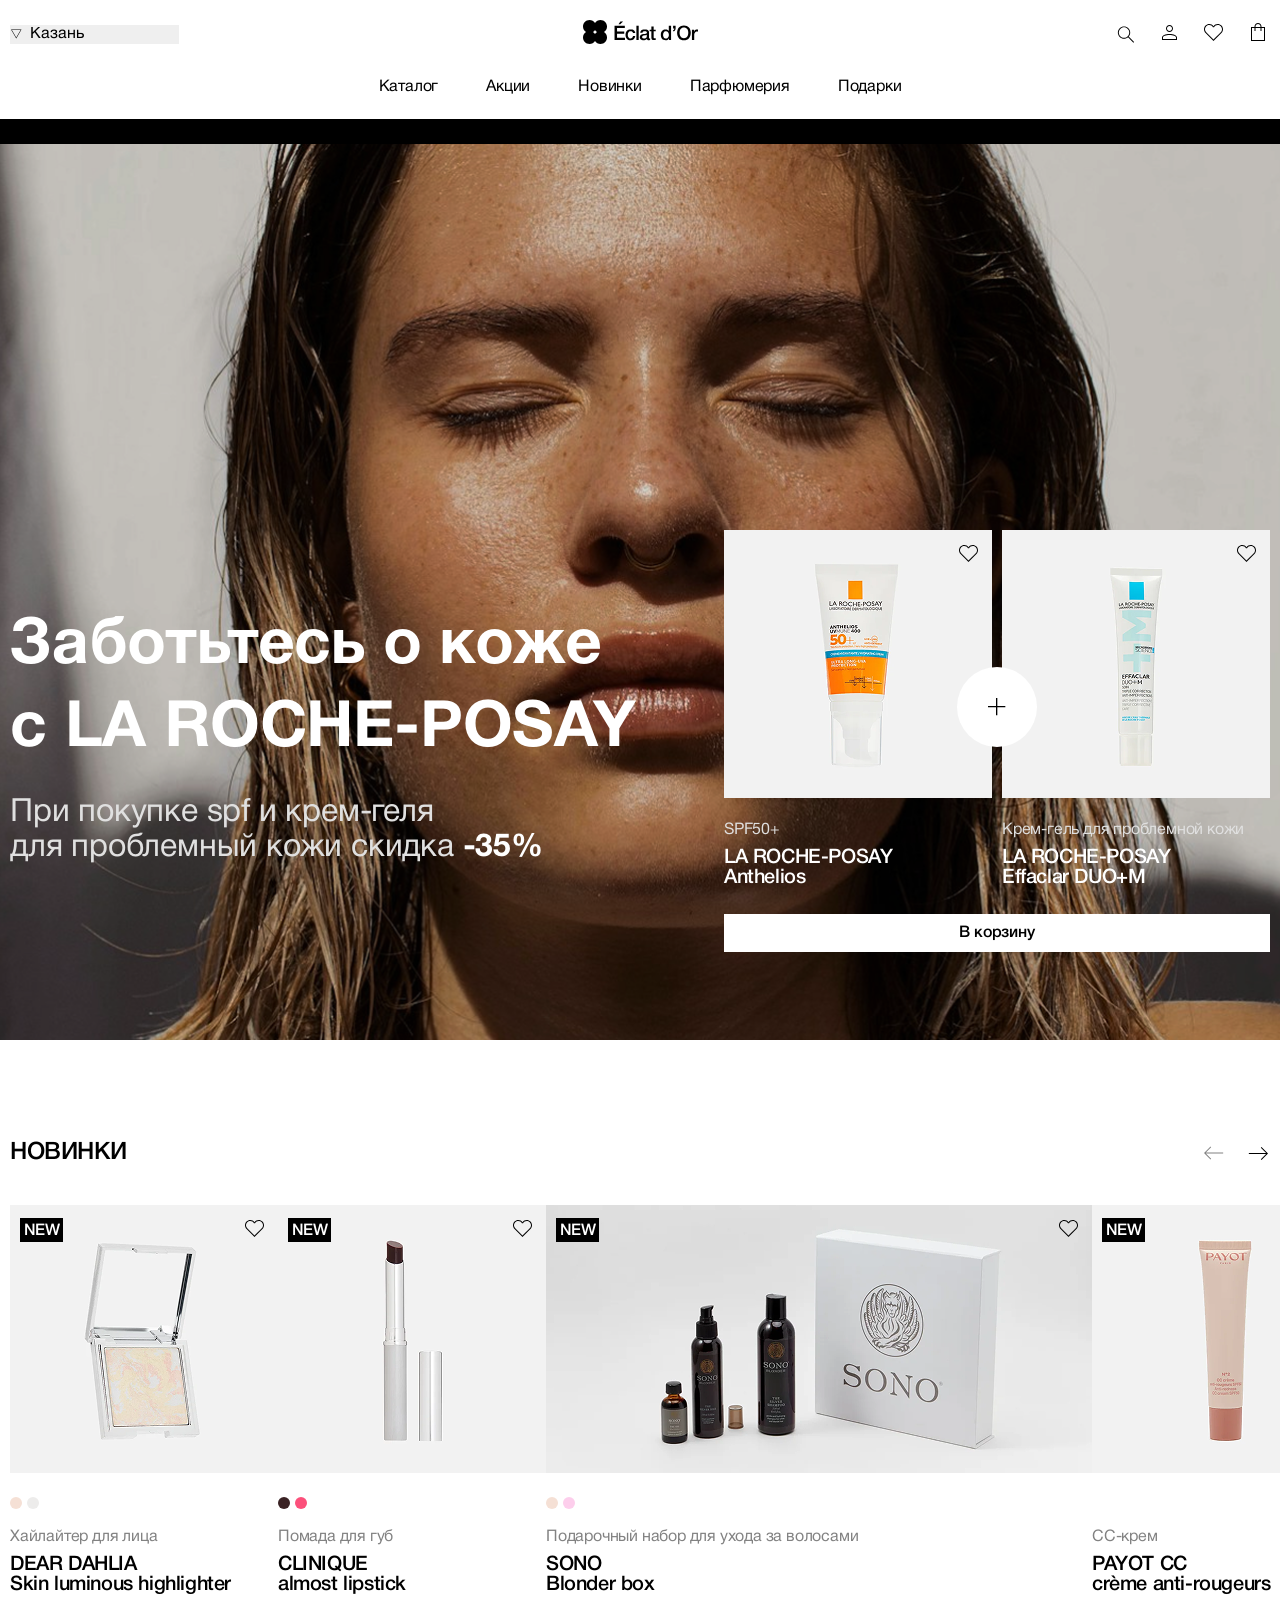
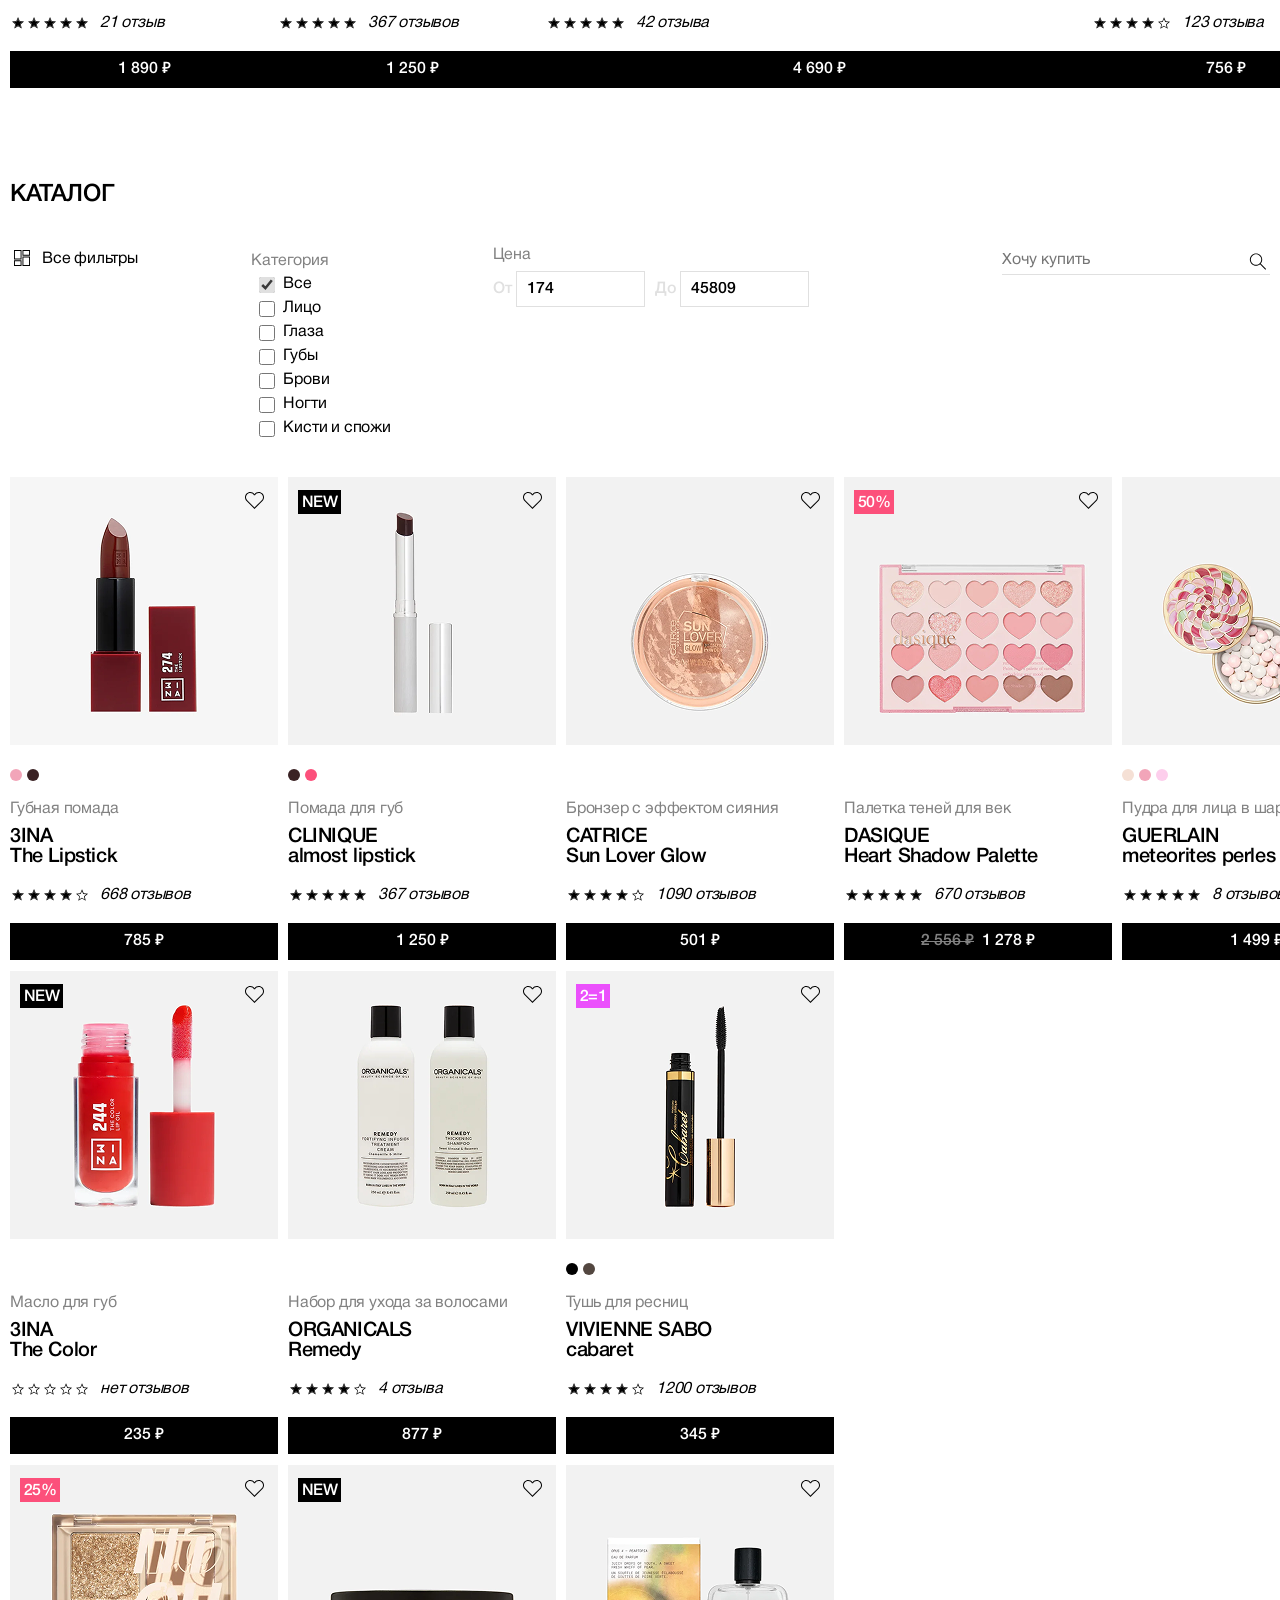
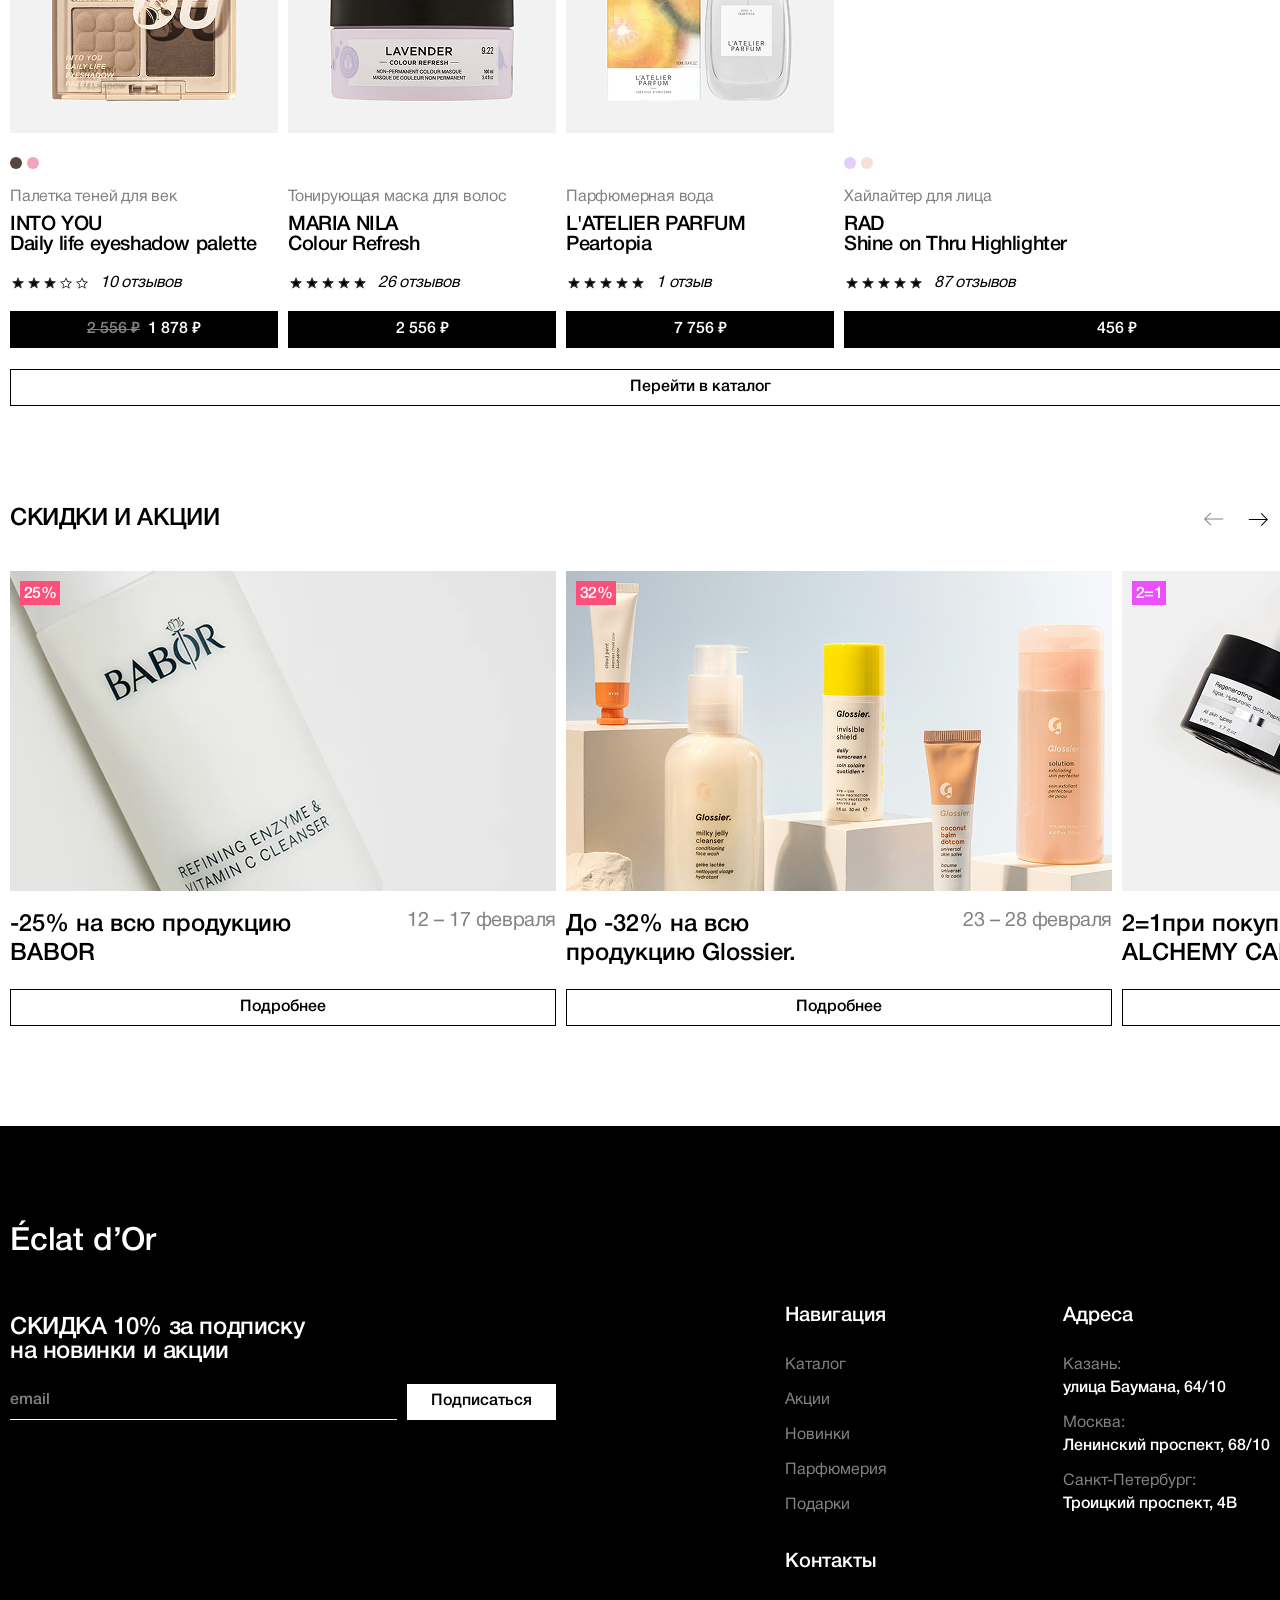
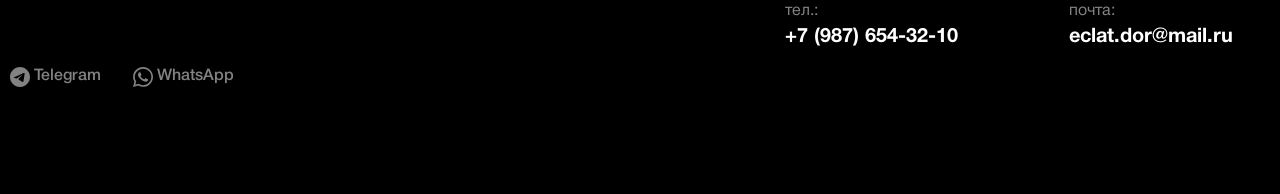
<file: index.html>
<!DOCTYPE html>
<html lang="ru">
<head>
    <meta charset="UTF-8">
    <meta name="viewport" content="width=device-width, initial-scale=1.0">
    <title>Éclat d'Or</title>

    <link rel="stylesheet" href="assets/css/style.css">
    <link rel="shortcut icon" href="assets/media/logotype/favicon.svg" type="image/x-icon">
</head>
<body>
    <!-- header start -->
    <header>
        <div class="header__top container-1400">
            <div class="city-selector">
                <svg width="12" height="12" viewBox="0 0 12 12" fill="none" xmlns="http://www.w3.org/2000/svg">
                    <path d="M11.5 1.49997L6.25 10.595L1 1.49997L11.5 1.49997ZM1.865 1.99997L6.25 9.59497L10.635 1.99997L1.865 1.99997Z" fill="black"/>
                </svg>       
                <select name="city" id="city">
                    <option value="kazan">Казань</option>
                    <option value="moscow">Москва</option>
                    <option value="spb">Санкт-Петербург</option>
                </select>
            </div>

            <a href="index.html" class="logo">
                <img src="assets/media/logotype/logotype.svg" alt="Éclat d'Or">
            </a>

            <div class="header-actions">
                <div class="search">
                    <input type="search" placeholder="Хочу купить">
                    <svg width="24" height="24" viewBox="0 0 24 24" fill="none" xmlns="http://www.w3.org/2000/svg">
                        <path d="M9.5 4C11.2239 4 12.8772 4.68482 14.0962 5.90381C15.3152 7.12279 16 8.77609 16 10.5C16 12.12 15.41 13.6 14.43 14.73L20.08 20.38L19.37 21.09L13.72 15.44C12.5452 16.4481 11.048 17.0016 9.5 17C7.77609 17 6.12279 16.3152 4.90381 15.0962C3.68482 13.8772 3 12.2239 3 10.5C3 8.77609 3.68482 7.12279 4.90381 5.90381C6.12279 4.68482 7.77609 4 9.5 4ZM9.5 5C8.04131 5 6.64236 5.57946 5.61091 6.61091C4.57946 7.64236 4 9.04131 4 10.5C4 11.9587 4.57946 13.3576 5.61091 14.3891C6.64236 15.4205 8.04131 16 9.5 16C10.2223 16 10.9375 15.8577 11.6048 15.5813C12.272 15.3049 12.8784 14.8998 13.3891 14.3891C13.8998 13.8784 14.3049 13.272 14.5813 12.6048C14.8577 11.9375 15 11.2223 15 10.5C15 9.77773 14.8577 9.06253 14.5813 8.39524C14.3049 7.72795 13.8998 7.12164 13.3891 6.61091C12.8784 6.10019 12.272 5.69506 11.6048 5.41866C10.9375 5.14226 10.2223 5 9.5 5Z" fill="black"/>                  
                    </svg>                    
                </div>
                <div class="user-actions">
                    <a href="pages/personal_account.html" class="account">
                        <img src="assets/media/icons/account.svg" alt="Личный кабинет">
                    </a>
                    <a href="/favorites" class="favorites">
                        <img src="assets/media/icons/heart.svg" alt="Избранное">
                    </a>
                    <a href="/cart" class="cart">
                        <img src="assets/media/icons/shopping-bag.svg" alt="Корзина">
                    </a>
                </div>
            </div>
        </div>
        <div class="header__menu container-1400">
            <ul class="menu__list">
                <li><a href="pages/catalog.html">Каталог</a></li>
                <li><a href="#sales">Акции</a></li>
                <li><a href="#new">Новинки</a></li>
                <li><a href="#">Парфюмерия</a></li>
                <li><a href="#">Подарки</a></li>
            </ul>
        </div>
    </header>
    <nav>
        <!-- <div class="navigation container-1400">
            <ul>
                <li><a href="#"></a></li>
                <li>/</li>
            </ul>
        </div> -->
    </nav>
    <!-- header end -->

    <!-- hero start -->
    <div class="hero">
        <div class="hero__content container-1400">
            <div class="hero__title">
                <h1>Заботьтесь о коже <br> с <span class="uppercase">La Roche-Posay</span></h1>
                <p class="hero__description">При покупке spf и крем-геля <br>для проблемный кожи скидка <span class="bold">-35%</span></p>
            </div>
            <div class="hero__sales">
                <div class="hero__products">
                    <!-- product -->
                    <div class="hero__products-card">
                        <button class="favourites btn">
                            <svg width="24" height="24" viewBox="0 0 24 24" fill="none" xmlns="http://www.w3.org/2000/svg">
                                <path d="M4.24 12.25C3.84461 11.8572 3.53134 11.3897 3.31845 10.8747C3.10556 10.3596 2.99731 9.80733 3 9.25002C3 8.12285 3.44777 7.04184 4.2448 6.24481C5.04183 5.44778 6.12283 5.00002 7.25 5.00002C8.83 5.00002 10.21 5.86002 10.94 7.14002H12.06C12.4311 6.48908 12.9681 5.94811 13.6163 5.57219C14.2645 5.19628 15.0007 4.99886 15.75 5.00002C16.8772 5.00002 17.9582 5.44778 18.7552 6.24481C19.5522 7.04184 20 8.12285 20 9.25002C20 10.42 19.5 11.5 18.76 12.25L11.5 19.5L4.24 12.25ZM19.46 12.96C20.41 12 21 10.7 21 9.25002C21 7.85763 20.4469 6.52227 19.4623 5.53771C18.4777 4.55314 17.1424 4.00002 15.75 4.00002C14 4.00002 12.45 4.85002 11.5 6.17002C11.0151 5.49652 10.3766 4.94834 9.63748 4.57095C8.89835 4.19356 8.0799 3.99784 7.25 4.00002C5.85761 4.00002 4.52226 4.55314 3.53769 5.53771C2.55312 6.52227 2 7.85763 2 9.25002C2 10.7 2.59 12 3.54 12.96L11.5 20.92L19.46 12.96Z" fill="black"/>
                                <path d="M4.24 12.25C3.84461 11.8572 3.53134 11.3897 3.31845 10.8747C3.10556 10.3596 2.99731 9.80733 3 9.25002C3 8.12285 3.44777 7.04184 4.2448 6.24481C5.04183 5.44778 6.12283 5.00002 7.25 5.00002C8.83 5.00002 10.21 5.86002 10.94 7.14002H12.06C12.4311 6.48908 12.9681 5.94811 13.6163 5.57219C14.2645 5.19628 15.0007 4.99886 15.75 5.00002C16.8772 5.00002 17.9582 5.44778 18.7552 6.24481C19.5522 7.04184 20 8.12285 20 9.25002C20 10.42 19.5 11.5 18.76 12.25L11.5 19.5L4.24 12.25Z" fill="black" fill-opacity="0"/>
                            </svg>                                         
                        </button>
                        <img src="assets/media/images/hero/hero-product-1.png" alt="product">
                        <p class="category">SPF50+</p>
                        <h2><span class="uppercase">La Roche-Posay</span><br> Anthelios</h2>
                    </div>
                    <!-- product -->
                    <div class="hero__products-card">
                        <button class="favourites btn">
                            <svg width="24" height="24" viewBox="0 0 24 24" fill="none" xmlns="http://www.w3.org/2000/svg">
                                <path d="M4.24 12.25C3.84461 11.8572 3.53134 11.3897 3.31845 10.8747C3.10556 10.3596 2.99731 9.80733 3 9.25002C3 8.12285 3.44777 7.04184 4.2448 6.24481C5.04183 5.44778 6.12283 5.00002 7.25 5.00002C8.83 5.00002 10.21 5.86002 10.94 7.14002H12.06C12.4311 6.48908 12.9681 5.94811 13.6163 5.57219C14.2645 5.19628 15.0007 4.99886 15.75 5.00002C16.8772 5.00002 17.9582 5.44778 18.7552 6.24481C19.5522 7.04184 20 8.12285 20 9.25002C20 10.42 19.5 11.5 18.76 12.25L11.5 19.5L4.24 12.25ZM19.46 12.96C20.41 12 21 10.7 21 9.25002C21 7.85763 20.4469 6.52227 19.4623 5.53771C18.4777 4.55314 17.1424 4.00002 15.75 4.00002C14 4.00002 12.45 4.85002 11.5 6.17002C11.0151 5.49652 10.3766 4.94834 9.63748 4.57095C8.89835 4.19356 8.0799 3.99784 7.25 4.00002C5.85761 4.00002 4.52226 4.55314 3.53769 5.53771C2.55312 6.52227 2 7.85763 2 9.25002C2 10.7 2.59 12 3.54 12.96L11.5 20.92L19.46 12.96Z" fill="black"/>
                                <path d="M4.24 12.25C3.84461 11.8572 3.53134 11.3897 3.31845 10.8747C3.10556 10.3596 2.99731 9.80733 3 9.25002C3 8.12285 3.44777 7.04184 4.2448 6.24481C5.04183 5.44778 6.12283 5.00002 7.25 5.00002C8.83 5.00002 10.21 5.86002 10.94 7.14002H12.06C12.4311 6.48908 12.9681 5.94811 13.6163 5.57219C14.2645 5.19628 15.0007 4.99886 15.75 5.00002C16.8772 5.00002 17.9582 5.44778 18.7552 6.24481C19.5522 7.04184 20 8.12285 20 9.25002C20 10.42 19.5 11.5 18.76 12.25L11.5 19.5L4.24 12.25Z" fill="black" fill-opacity="0"/>
                            </svg>                                          
                        </button>
                        <img src="assets/media/images/hero/hero-product-2.png" alt="product">
                        <p class="category">Крем-гель для проблемной кожи</p>
                        <h2><span class="uppercase">La Roche-Posay</span><br>
                            Effaclar DUO+M</h2>
                    </div>
                </div>
                <button class="into-a-basket btn">В корзину</button>

                <div class="unification">
                    <svg width="32" height="32" viewBox="0 0 32 32" fill="none" xmlns="http://www.w3.org/2000/svg">
                        <path d="M7 16.3333V15H15V7H16.3333V15H24.3333V16.3333H16.3333V24.3333H15V16.3333H7Z" fill="black"/>
                    </svg>         
                </div>
            </div>
        </div>
    </div>
    <!-- hero end -->

    <!-- new start -->
    <div class="new container-1400 my-100">
        <div class="new__title">
            <h3>новинки</h3>
            <div class="pagination">
                <svg width="24" height="25" viewBox="0 0 24 25" fill="none" xmlns="http://www.w3.org/2000/svg">
                    <path d="M21.16 13.5H3.91L9.16 18.75L8.5 19.5L2 13L8.5 6.5L9.16 7.25L3.91 12.5H21.16V13.5Z" fill="#828282"/>
                 </svg>         
                <svg width="24" height="24" viewBox="0 0 24 24" fill="none" xmlns="http://www.w3.org/2000/svg">
                    <path d="M2.84 13H20.09L14.84 18.25L15.5 19L22 12.5L15.5 6L14.84 6.75L20.09 12H2.84V13Z" fill="black"/>
                </svg> 
            </div>
        </div>
        <div class="new__products">
            <!-- product -->
            <div class="new__products-card">
                <div class="products-card-top">
                    <div class="label">
                        <p>new</p>
                    </div>
                    <button class="favourites-product btn">
                        <svg width="24" height="24" viewBox="0 0 24 24" fill="none" xmlns="http://www.w3.org/2000/svg">
                            <path d="M4.24 12.25C3.84461 11.8572 3.53134 11.3897 3.31845 10.8747C3.10556 10.3596 2.99731 9.80733 3 9.25002C3 8.12285 3.44777 7.04184 4.2448 6.24481C5.04183 5.44778 6.12283 5.00002 7.25 5.00002C8.83 5.00002 10.21 5.86002 10.94 7.14002H12.06C12.4311 6.48908 12.9681 5.94811 13.6163 5.57219C14.2645 5.19628 15.0007 4.99886 15.75 5.00002C16.8772 5.00002 17.9582 5.44778 18.7552 6.24481C19.5522 7.04184 20 8.12285 20 9.25002C20 10.42 19.5 11.5 18.76 12.25L11.5 19.5L4.24 12.25ZM19.46 12.96C20.41 12 21 10.7 21 9.25002C21 7.85763 20.4469 6.52227 19.4623 5.53771C18.4777 4.55314 17.1424 4.00002 15.75 4.00002C14 4.00002 12.45 4.85002 11.5 6.17002C11.0151 5.49652 10.3766 4.94834 9.63748 4.57095C8.89835 4.19356 8.0799 3.99784 7.25 4.00002C5.85761 4.00002 4.52226 4.55314 3.53769 5.53771C2.55312 6.52227 2 7.85763 2 9.25002C2 10.7 2.59 12 3.54 12.96L11.5 20.92L19.46 12.96Z" fill="black"/>
                            <path d="M4.24 12.25C3.84461 11.8572 3.53134 11.3897 3.31845 10.8747C3.10556 10.3596 2.99731 9.80733 3 9.25002C3 8.12285 3.44777 7.04184 4.2448 6.24481C5.04183 5.44778 6.12283 5.00002 7.25 5.00002C8.83 5.00002 10.21 5.86002 10.94 7.14002H12.06C12.4311 6.48908 12.9681 5.94811 13.6163 5.57219C14.2645 5.19628 15.0007 4.99886 15.75 5.00002C16.8772 5.00002 17.9582 5.44778 18.7552 6.24481C19.5522 7.04184 20 8.12285 20 9.25002C20 10.42 19.5 11.5 18.76 12.25L11.5 19.5L4.24 12.25Z" fill="black" fill-opacity="0"/>
                        </svg>              
                    </button>
                </div>
                <img src="assets/media/images/new/new-product-01.png" alt="product">
                <div class="products-filter-color">
                    <div class="color" style="--filter-color: rgba(245, 224, 213, 1);"></div>
                    <div class="color" style="--filter-color: rgba(237, 236, 235, 1);"></div>
                </div>
                <p class="category">Хайлайтер для лица</p>
                <h2><span class="uppercase">DEAR DAHLIA</span><br> Skin luminous highlighter</h2>
                <div class="product-reviews">
                    <div class="product-reviews-stars">
                        <img src="assets/media/icons/star.svg" alt="start">
                        <img src="assets/media/icons/star.svg" alt="start">
                        <img src="assets/media/icons/star.svg" alt="start">
                        <img src="assets/media/icons/star.svg" alt="start">
                        <img src="assets/media/icons/star.svg" alt="start">
                    </div>
                    <p>21 отзыв</p>
                </div>
                <button class="buy btn">1 890 ₽</button>
            </div>
            <!-- product -->
            <div class="new__products-card">
                <div class="products-card-top">
                    <div class="label">
                        <p>new</p>
                    </div>
                    <button class="favourites-product btn">
                        <svg width="24" height="24" viewBox="0 0 24 24" fill="none" xmlns="http://www.w3.org/2000/svg">
                            <path d="M4.24 12.25C3.84461 11.8572 3.53134 11.3897 3.31845 10.8747C3.10556 10.3596 2.99731 9.80733 3 9.25002C3 8.12285 3.44777 7.04184 4.2448 6.24481C5.04183 5.44778 6.12283 5.00002 7.25 5.00002C8.83 5.00002 10.21 5.86002 10.94 7.14002H12.06C12.4311 6.48908 12.9681 5.94811 13.6163 5.57219C14.2645 5.19628 15.0007 4.99886 15.75 5.00002C16.8772 5.00002 17.9582 5.44778 18.7552 6.24481C19.5522 7.04184 20 8.12285 20 9.25002C20 10.42 19.5 11.5 18.76 12.25L11.5 19.5L4.24 12.25ZM19.46 12.96C20.41 12 21 10.7 21 9.25002C21 7.85763 20.4469 6.52227 19.4623 5.53771C18.4777 4.55314 17.1424 4.00002 15.75 4.00002C14 4.00002 12.45 4.85002 11.5 6.17002C11.0151 5.49652 10.3766 4.94834 9.63748 4.57095C8.89835 4.19356 8.0799 3.99784 7.25 4.00002C5.85761 4.00002 4.52226 4.55314 3.53769 5.53771C2.55312 6.52227 2 7.85763 2 9.25002C2 10.7 2.59 12 3.54 12.96L11.5 20.92L19.46 12.96Z" fill="black"/>
                            <path d="M4.24 12.25C3.84461 11.8572 3.53134 11.3897 3.31845 10.8747C3.10556 10.3596 2.99731 9.80733 3 9.25002C3 8.12285 3.44777 7.04184 4.2448 6.24481C5.04183 5.44778 6.12283 5.00002 7.25 5.00002C8.83 5.00002 10.21 5.86002 10.94 7.14002H12.06C12.4311 6.48908 12.9681 5.94811 13.6163 5.57219C14.2645 5.19628 15.0007 4.99886 15.75 5.00002C16.8772 5.00002 17.9582 5.44778 18.7552 6.24481C19.5522 7.04184 20 8.12285 20 9.25002C20 10.42 19.5 11.5 18.76 12.25L11.5 19.5L4.24 12.25Z" fill="black" fill-opacity="0"/>
                        </svg>              
                    </button>
                </div>
                <img src="assets/media/images/new/new-product-02.png" alt="product">
                <div class="products-filter-color">
                    <div class="color" style="--filter-color: rgba(58, 34, 36, 1);"></div>
                    <div class="color" style="--filter-color: rgba(252, 80, 123, 1);"></div>
                </div>
                <p class="category">Помада для губ</p>
                <h2><span class="uppercase">Clinique </span><br>almost lipstick</h2>
                <div class="product-reviews">
                    <div class="product-reviews-stars">
                        <img src="assets/media/icons/star.svg" alt="start">
                        <img src="assets/media/icons/star.svg" alt="start">
                        <img src="assets/media/icons/star.svg" alt="start">
                        <img src="assets/media/icons/star.svg" alt="start">
                        <img src="assets/media/icons/star.svg" alt="start">
                    </div>
                    <p>367 отзывов</p>
                </div>
                <button class="buy btn">1 250 ₽</button>
            </div>
            <!-- product -->
            <div class="new__products-card">
                <div class="products-card-top">
                    <div class="label">
                        <p>new</p>
                    </div>
                    <button class="favourites-product btn">
                        <svg width="24" height="24" viewBox="0 0 24 24" fill="none" xmlns="http://www.w3.org/2000/svg">
                            <path d="M4.24 12.25C3.84461 11.8572 3.53134 11.3897 3.31845 10.8747C3.10556 10.3596 2.99731 9.80733 3 9.25002C3 8.12285 3.44777 7.04184 4.2448 6.24481C5.04183 5.44778 6.12283 5.00002 7.25 5.00002C8.83 5.00002 10.21 5.86002 10.94 7.14002H12.06C12.4311 6.48908 12.9681 5.94811 13.6163 5.57219C14.2645 5.19628 15.0007 4.99886 15.75 5.00002C16.8772 5.00002 17.9582 5.44778 18.7552 6.24481C19.5522 7.04184 20 8.12285 20 9.25002C20 10.42 19.5 11.5 18.76 12.25L11.5 19.5L4.24 12.25ZM19.46 12.96C20.41 12 21 10.7 21 9.25002C21 7.85763 20.4469 6.52227 19.4623 5.53771C18.4777 4.55314 17.1424 4.00002 15.75 4.00002C14 4.00002 12.45 4.85002 11.5 6.17002C11.0151 5.49652 10.3766 4.94834 9.63748 4.57095C8.89835 4.19356 8.0799 3.99784 7.25 4.00002C5.85761 4.00002 4.52226 4.55314 3.53769 5.53771C2.55312 6.52227 2 7.85763 2 9.25002C2 10.7 2.59 12 3.54 12.96L11.5 20.92L19.46 12.96Z" fill="black"/>
                            <path d="M4.24 12.25C3.84461 11.8572 3.53134 11.3897 3.31845 10.8747C3.10556 10.3596 2.99731 9.80733 3 9.25002C3 8.12285 3.44777 7.04184 4.2448 6.24481C5.04183 5.44778 6.12283 5.00002 7.25 5.00002C8.83 5.00002 10.21 5.86002 10.94 7.14002H12.06C12.4311 6.48908 12.9681 5.94811 13.6163 5.57219C14.2645 5.19628 15.0007 4.99886 15.75 5.00002C16.8772 5.00002 17.9582 5.44778 18.7552 6.24481C19.5522 7.04184 20 8.12285 20 9.25002C20 10.42 19.5 11.5 18.76 12.25L11.5 19.5L4.24 12.25Z" fill="black" fill-opacity="0"/>
                        </svg>              
                    </button>
                </div>
                <img src="assets/media/images/new/new-product-03.png" alt="product">
                <div class="products-filter-color">
                    <div class="color" style="--filter-color: rgba(245, 224, 213, 1);"></div>
                    <div class="color" style="--filter-color: rgba(253, 206, 236, 1);"></div>
                </div>
                <p class="category">Подарочный набор для ухода за волосами</p>
                <h2><span class="uppercase">SONO</span><br> Blonder box</h2>
                <div class="product-reviews">
                    <div class="product-reviews-stars">
                        <img src="assets/media/icons/star.svg" alt="start">
                        <img src="assets/media/icons/star.svg" alt="start">
                        <img src="assets/media/icons/star.svg" alt="start">
                        <img src="assets/media/icons/star.svg" alt="start">
                        <img src="assets/media/icons/star.svg" alt="start">
                    </div>
                    <p>42 отзыва</p>
                </div>
                <button class="buy btn">4 690 ₽</button>
            </div>
            <!-- product -->
            <div class="new__products-card">
                <div class="products-card-top">
                    <div class="label">
                        <p>new</p>
                    </div>
                    <button class="favourites-product btn">
                        <svg width="24" height="24" viewBox="0 0 24 24" fill="none" xmlns="http://www.w3.org/2000/svg">
                            <path d="M4.24 12.25C3.84461 11.8572 3.53134 11.3897 3.31845 10.8747C3.10556 10.3596 2.99731 9.80733 3 9.25002C3 8.12285 3.44777 7.04184 4.2448 6.24481C5.04183 5.44778 6.12283 5.00002 7.25 5.00002C8.83 5.00002 10.21 5.86002 10.94 7.14002H12.06C12.4311 6.48908 12.9681 5.94811 13.6163 5.57219C14.2645 5.19628 15.0007 4.99886 15.75 5.00002C16.8772 5.00002 17.9582 5.44778 18.7552 6.24481C19.5522 7.04184 20 8.12285 20 9.25002C20 10.42 19.5 11.5 18.76 12.25L11.5 19.5L4.24 12.25ZM19.46 12.96C20.41 12 21 10.7 21 9.25002C21 7.85763 20.4469 6.52227 19.4623 5.53771C18.4777 4.55314 17.1424 4.00002 15.75 4.00002C14 4.00002 12.45 4.85002 11.5 6.17002C11.0151 5.49652 10.3766 4.94834 9.63748 4.57095C8.89835 4.19356 8.0799 3.99784 7.25 4.00002C5.85761 4.00002 4.52226 4.55314 3.53769 5.53771C2.55312 6.52227 2 7.85763 2 9.25002C2 10.7 2.59 12 3.54 12.96L11.5 20.92L19.46 12.96Z" fill="black"/>
                            <path d="M4.24 12.25C3.84461 11.8572 3.53134 11.3897 3.31845 10.8747C3.10556 10.3596 2.99731 9.80733 3 9.25002C3 8.12285 3.44777 7.04184 4.2448 6.24481C5.04183 5.44778 6.12283 5.00002 7.25 5.00002C8.83 5.00002 10.21 5.86002 10.94 7.14002H12.06C12.4311 6.48908 12.9681 5.94811 13.6163 5.57219C14.2645 5.19628 15.0007 4.99886 15.75 5.00002C16.8772 5.00002 17.9582 5.44778 18.7552 6.24481C19.5522 7.04184 20 8.12285 20 9.25002C20 10.42 19.5 11.5 18.76 12.25L11.5 19.5L4.24 12.25Z" fill="black" fill-opacity="0"/>
                        </svg>              
                    </button>
                </div>
                <img src="assets/media/images/new/new-product-04.png" alt="product">
                <div class="products-filter-color">
                    <div class="color"></div>
                    <div class="color"></div>
                </div>
                <p class="category">CC-крем</p>
                <h2><span class="uppercase">PAYOT CC </span><br>crème anti-rougeurs</h2>
                <div class="product-reviews">
                    <div class="product-reviews-stars">
                        <img src="assets/media/icons/star.svg" alt="start">
                        <img src="assets/media/icons/star.svg" alt="start">
                        <img src="assets/media/icons/star.svg" alt="start">
                        <img src="assets/media/icons/star.svg" alt="start">
                        <img src="assets/media/icons/star-light.svg" alt="start">
                    </div>
                    <p>123 отзыва</p>
                </div>
                <button class="buy btn">756 ₽</button>
            </div>
        </div>
    </div>
    <!-- new end -->

    <!-- catalog start -->
    <div class="catalog container-1400 my-100">
        <div class="catalog__title">
            <h3>каталог</h3>
        </div>
        <div class="catalog__filtering">
            <div class="catalog__all-filters">
                <svg width="24" height="24" viewBox="0 0 24 24" fill="none" xmlns="http://www.w3.org/2000/svg">
                    <path d="M12.4706 3H20V8.64706H12.4706V3ZM12.4706 19V9.58824H20V19H12.4706ZM4 19V13.3529H11.5294V19H4ZM4 12.4118V3H11.5294V12.4118H4ZM4.94118 3.94118V11.4706H10.5882V3.94118H4.94118ZM13.4118 3.94118V7.70588H19.0588V3.94118H13.4118ZM13.4118 10.5294V18.0588H19.0588V10.5294H13.4118ZM4.94118 14.2941V18.0588H10.5882V14.2941H4.94118Z" fill="black"/>
                </svg>            
                <p>Все фильтры</p>
            </div>
            <div class="catalog__category">
                <p class="catalog__name-of-filters">Категория</p>
                <div class="category-filter">
                    <label class="filter-item">
                        <input type="checkbox" name="category" value="all" checked>
                        <span class="catalog__name-category">Все</span>
                    </label>
                    <label class="filter-item">
                        <input type="checkbox" name="category" value="face">
                        <span class="catalog__name-category">Лицо</span>
                    </label>
                    <label class="filter-item">
                        <input type="checkbox" name="category" value="eyes">
                        <span class="catalog__name-category">Глаза</span>
                    </label>
                    <label class="filter-item">
                        <input type="checkbox" name="category" value="lips">
                        <span class="catalog__name-category">Губы</span>
                    </label>
                    <label class="filter-item">
                        <input type="checkbox" name="category" value="brows">
                        <span class="catalog__name-category">Брови</span>
                    </label>
                    <label class="filter-item">
                        <input type="checkbox" name="category" value="nails">
                        <span class="catalog__name-category">Ногти</span>
                    </label>
                    <label class="filter-item">
                        <input type="checkbox" name="category" value="brushes">
                        <span class="catalog__name-category">Кисти и спожи</span>
                    </label>
                </div>
            </div>
            <div class="catalog__price">
                <p class="catalog__name-of-filters">Цена</p>
                <div class="price-filter">
                    <div class="price-inputs">
                        <div class="field">
                            <span>От</span>
                            <input type="number" class="input-min" value="174">
                        </div>
                        <div class="field">
                            <span>До</span>
                            <input type="number" class="input-max" value="45809">
                        </div>
                    </div>
                </div>
            </div>
            <div class="catalog__block"></div>
            <div class="search">
                <input type="search" placeholder="Хочу купить">
                <svg width="24" height="24" viewBox="0 0 24 24" fill="none" xmlns="http://www.w3.org/2000/svg">
                    <path d="M9.5 4C11.2239 4 12.8772 4.68482 14.0962 5.90381C15.3152 7.12279 16 8.77609 16 10.5C16 12.12 15.41 13.6 14.43 14.73L20.08 20.38L19.37 21.09L13.72 15.44C12.5452 16.4481 11.048 17.0016 9.5 17C7.77609 17 6.12279 16.3152 4.90381 15.0962C3.68482 13.8772 3 12.2239 3 10.5C3 8.77609 3.68482 7.12279 4.90381 5.90381C6.12279 4.68482 7.77609 4 9.5 4ZM9.5 5C8.04131 5 6.64236 5.57946 5.61091 6.61091C4.57946 7.64236 4 9.04131 4 10.5C4 11.9587 4.57946 13.3576 5.61091 14.3891C6.64236 15.4205 8.04131 16 9.5 16C10.2223 16 10.9375 15.8577 11.6048 15.5813C12.272 15.3049 12.8784 14.8998 13.3891 14.3891C13.8998 13.8784 14.3049 13.272 14.5813 12.6048C14.8577 11.9375 15 11.2223 15 10.5C15 9.77773 14.8577 9.06253 14.5813 8.39524C14.3049 7.72795 13.8998 7.12164 13.3891 6.61091C12.8784 6.10019 12.272 5.69506 11.6048 5.41866C10.9375 5.14226 10.2223 5 9.5 5Z" fill="black"/>                  
                </svg>                    
            </div>
        </div>
        <div class="catalog__products">
            <!-- card-01 -->
            <div class="new__products-card catalog__products-card-01">
                <div class="products-card-top">
                    <div class="label">
                    </div>
                    <button class="favourites-product btn">
                        <svg width="24" height="24" viewBox="0 0 24 24" fill="none" xmlns="http://www.w3.org/2000/svg">
                            <path d="M4.24 12.25C3.84461 11.8572 3.53134 11.3897 3.31845 10.8747C3.10556 10.3596 2.99731 9.80733 3 9.25002C3 8.12285 3.44777 7.04184 4.2448 6.24481C5.04183 5.44778 6.12283 5.00002 7.25 5.00002C8.83 5.00002 10.21 5.86002 10.94 7.14002H12.06C12.4311 6.48908 12.9681 5.94811 13.6163 5.57219C14.2645 5.19628 15.0007 4.99886 15.75 5.00002C16.8772 5.00002 17.9582 5.44778 18.7552 6.24481C19.5522 7.04184 20 8.12285 20 9.25002C20 10.42 19.5 11.5 18.76 12.25L11.5 19.5L4.24 12.25ZM19.46 12.96C20.41 12 21 10.7 21 9.25002C21 7.85763 20.4469 6.52227 19.4623 5.53771C18.4777 4.55314 17.1424 4.00002 15.75 4.00002C14 4.00002 12.45 4.85002 11.5 6.17002C11.0151 5.49652 10.3766 4.94834 9.63748 4.57095C8.89835 4.19356 8.0799 3.99784 7.25 4.00002C5.85761 4.00002 4.52226 4.55314 3.53769 5.53771C2.55312 6.52227 2 7.85763 2 9.25002C2 10.7 2.59 12 3.54 12.96L11.5 20.92L19.46 12.96Z" fill="black"/>
                            <path d="M4.24 12.25C3.84461 11.8572 3.53134 11.3897 3.31845 10.8747C3.10556 10.3596 2.99731 9.80733 3 9.25002C3 8.12285 3.44777 7.04184 4.2448 6.24481C5.04183 5.44778 6.12283 5.00002 7.25 5.00002C8.83 5.00002 10.21 5.86002 10.94 7.14002H12.06C12.4311 6.48908 12.9681 5.94811 13.6163 5.57219C14.2645 5.19628 15.0007 4.99886 15.75 5.00002C16.8772 5.00002 17.9582 5.44778 18.7552 6.24481C19.5522 7.04184 20 8.12285 20 9.25002C20 10.42 19.5 11.5 18.76 12.25L11.5 19.5L4.24 12.25Z" fill="black" fill-opacity="0"/>
                        </svg>              
                    </button>
                </div>
                <img src="assets/media/images/products/catalog-product-01.png" alt="product">
                <div class="products-filter-color">
                    <div class="color" style="--filter-color: rgba(242, 165, 185, 1);"></div>
                    <div class="color" style="--filter-color: rgba(58, 34, 36, 1);"></div>
                </div>
                <p class="category">Губная помада</p>
                <h2><span class="uppercase">3INA</span><br>The Lipstick</h2>
                <div class="product-reviews">
                    <div class="product-reviews-stars">
                        <img src="assets/media/icons/star.svg" alt="start">
                        <img src="assets/media/icons/star.svg" alt="start">
                        <img src="assets/media/icons/star.svg" alt="start">
                        <img src="assets/media/icons/star.svg" alt="start">
                        <img src="assets/media/icons/star-light.svg" alt="start">
                    </div>
                    <p>668 отзывов</p>
                </div>
                <button class="buy btn">785 ₽</button>
            </div>
            <!-- card-02 -->
            <div class="new__products-card catalog__products-card-02">
                <div class="products-card-top">
                    <div class="label">
                        <p>new</p>
                    </div>
                    <button class="favourites-product btn">
                        <svg width="24" height="24" viewBox="0 0 24 24" fill="none" xmlns="http://www.w3.org/2000/svg">
                            <path d="M4.24 12.25C3.84461 11.8572 3.53134 11.3897 3.31845 10.8747C3.10556 10.3596 2.99731 9.80733 3 9.25002C3 8.12285 3.44777 7.04184 4.2448 6.24481C5.04183 5.44778 6.12283 5.00002 7.25 5.00002C8.83 5.00002 10.21 5.86002 10.94 7.14002H12.06C12.4311 6.48908 12.9681 5.94811 13.6163 5.57219C14.2645 5.19628 15.0007 4.99886 15.75 5.00002C16.8772 5.00002 17.9582 5.44778 18.7552 6.24481C19.5522 7.04184 20 8.12285 20 9.25002C20 10.42 19.5 11.5 18.76 12.25L11.5 19.5L4.24 12.25ZM19.46 12.96C20.41 12 21 10.7 21 9.25002C21 7.85763 20.4469 6.52227 19.4623 5.53771C18.4777 4.55314 17.1424 4.00002 15.75 4.00002C14 4.00002 12.45 4.85002 11.5 6.17002C11.0151 5.49652 10.3766 4.94834 9.63748 4.57095C8.89835 4.19356 8.0799 3.99784 7.25 4.00002C5.85761 4.00002 4.52226 4.55314 3.53769 5.53771C2.55312 6.52227 2 7.85763 2 9.25002C2 10.7 2.59 12 3.54 12.96L11.5 20.92L19.46 12.96Z" fill="black"/>
                            <path d="M4.24 12.25C3.84461 11.8572 3.53134 11.3897 3.31845 10.8747C3.10556 10.3596 2.99731 9.80733 3 9.25002C3 8.12285 3.44777 7.04184 4.2448 6.24481C5.04183 5.44778 6.12283 5.00002 7.25 5.00002C8.83 5.00002 10.21 5.86002 10.94 7.14002H12.06C12.4311 6.48908 12.9681 5.94811 13.6163 5.57219C14.2645 5.19628 15.0007 4.99886 15.75 5.00002C16.8772 5.00002 17.9582 5.44778 18.7552 6.24481C19.5522 7.04184 20 8.12285 20 9.25002C20 10.42 19.5 11.5 18.76 12.25L11.5 19.5L4.24 12.25Z" fill="black" fill-opacity="0"/>
                        </svg>              
                    </button>
                </div>
                <img src="assets/media/images/products/catalog-product-02.png" alt="product">
                <div class="products-filter-color">
                    <div class="color" style="--filter-color: rgba(58, 34, 36, 1);"></div>
                    <div class="color" style="--filter-color: rgba(252, 80, 123, 1);"></div>
                </div>
                <p class="category">Помада для губ</p>
                <h2><span class="uppercase">Clinique </span><br>almost lipstick</h2>
                <div class="product-reviews">
                    <div class="product-reviews-stars">
                        <img src="assets/media/icons/star.svg" alt="start">
                        <img src="assets/media/icons/star.svg" alt="start">
                        <img src="assets/media/icons/star.svg" alt="start">
                        <img src="assets/media/icons/star.svg" alt="start">
                        <img src="assets/media/icons/star.svg" alt="start">
                    </div>
                    <p>367 отзывов</p>
                </div>
                <button class="buy btn">1 250 ₽</button>
            </div>
            <!-- card-03 -->
            <div class="new__products-card catalog__products-card-03">
                <div class="products-card-top">
                    <div class="label">
                    </div>
                    <button class="favourites-product btn">
                        <svg width="24" height="24" viewBox="0 0 24 24" fill="none" xmlns="http://www.w3.org/2000/svg">
                            <path d="M4.24 12.25C3.84461 11.8572 3.53134 11.3897 3.31845 10.8747C3.10556 10.3596 2.99731 9.80733 3 9.25002C3 8.12285 3.44777 7.04184 4.2448 6.24481C5.04183 5.44778 6.12283 5.00002 7.25 5.00002C8.83 5.00002 10.21 5.86002 10.94 7.14002H12.06C12.4311 6.48908 12.9681 5.94811 13.6163 5.57219C14.2645 5.19628 15.0007 4.99886 15.75 5.00002C16.8772 5.00002 17.9582 5.44778 18.7552 6.24481C19.5522 7.04184 20 8.12285 20 9.25002C20 10.42 19.5 11.5 18.76 12.25L11.5 19.5L4.24 12.25ZM19.46 12.96C20.41 12 21 10.7 21 9.25002C21 7.85763 20.4469 6.52227 19.4623 5.53771C18.4777 4.55314 17.1424 4.00002 15.75 4.00002C14 4.00002 12.45 4.85002 11.5 6.17002C11.0151 5.49652 10.3766 4.94834 9.63748 4.57095C8.89835 4.19356 8.0799 3.99784 7.25 4.00002C5.85761 4.00002 4.52226 4.55314 3.53769 5.53771C2.55312 6.52227 2 7.85763 2 9.25002C2 10.7 2.59 12 3.54 12.96L11.5 20.92L19.46 12.96Z" fill="black"/>
                            <path d="M4.24 12.25C3.84461 11.8572 3.53134 11.3897 3.31845 10.8747C3.10556 10.3596 2.99731 9.80733 3 9.25002C3 8.12285 3.44777 7.04184 4.2448 6.24481C5.04183 5.44778 6.12283 5.00002 7.25 5.00002C8.83 5.00002 10.21 5.86002 10.94 7.14002H12.06C12.4311 6.48908 12.9681 5.94811 13.6163 5.57219C14.2645 5.19628 15.0007 4.99886 15.75 5.00002C16.8772 5.00002 17.9582 5.44778 18.7552 6.24481C19.5522 7.04184 20 8.12285 20 9.25002C20 10.42 19.5 11.5 18.76 12.25L11.5 19.5L4.24 12.25Z" fill="black" fill-opacity="0"/>
                        </svg>              
                    </button>
                </div>
                <img src="assets/media/images/products/catalog-product-03.png" alt="product">
                <div class="products-filter-color">
                    <div class="color"></div>
                    <div class="color"></div>
                </div>
                <p class="category">Бронзер с эффектом сияния</p>
                <h2><span class="uppercase">Catrice</span><br>Sun Lover Glow</h2>
                <div class="product-reviews">
                    <div class="product-reviews-stars">
                        <img src="assets/media/icons/star.svg" alt="start">
                        <img src="assets/media/icons/star.svg" alt="start">
                        <img src="assets/media/icons/star.svg" alt="start">
                        <img src="assets/media/icons/star.svg" alt="start">
                        <img src="assets/media/icons/star-light.svg" alt="start">
                    </div>
                    <p>1090 отзывов</p>
                </div>
                <button class="buy btn">501 ₽</button>
            </div>
            <!-- card-04 -->
            <div class="new__products-card catalog__products-card-04">
                <div class="products-card-top">
                    <div class="label" style="--bg-label: rgba(252, 80, 123, 1);">
                        <p>50%</p>
                    </div>
                    <button class="favourites-product btn">
                        <svg width="24" height="24" viewBox="0 0 24 24" fill="none" xmlns="http://www.w3.org/2000/svg">
                            <path d="M4.24 12.25C3.84461 11.8572 3.53134 11.3897 3.31845 10.8747C3.10556 10.3596 2.99731 9.80733 3 9.25002C3 8.12285 3.44777 7.04184 4.2448 6.24481C5.04183 5.44778 6.12283 5.00002 7.25 5.00002C8.83 5.00002 10.21 5.86002 10.94 7.14002H12.06C12.4311 6.48908 12.9681 5.94811 13.6163 5.57219C14.2645 5.19628 15.0007 4.99886 15.75 5.00002C16.8772 5.00002 17.9582 5.44778 18.7552 6.24481C19.5522 7.04184 20 8.12285 20 9.25002C20 10.42 19.5 11.5 18.76 12.25L11.5 19.5L4.24 12.25ZM19.46 12.96C20.41 12 21 10.7 21 9.25002C21 7.85763 20.4469 6.52227 19.4623 5.53771C18.4777 4.55314 17.1424 4.00002 15.75 4.00002C14 4.00002 12.45 4.85002 11.5 6.17002C11.0151 5.49652 10.3766 4.94834 9.63748 4.57095C8.89835 4.19356 8.0799 3.99784 7.25 4.00002C5.85761 4.00002 4.52226 4.55314 3.53769 5.53771C2.55312 6.52227 2 7.85763 2 9.25002C2 10.7 2.59 12 3.54 12.96L11.5 20.92L19.46 12.96Z" fill="black"/>
                            <path d="M4.24 12.25C3.84461 11.8572 3.53134 11.3897 3.31845 10.8747C3.10556 10.3596 2.99731 9.80733 3 9.25002C3 8.12285 3.44777 7.04184 4.2448 6.24481C5.04183 5.44778 6.12283 5.00002 7.25 5.00002C8.83 5.00002 10.21 5.86002 10.94 7.14002H12.06C12.4311 6.48908 12.9681 5.94811 13.6163 5.57219C14.2645 5.19628 15.0007 4.99886 15.75 5.00002C16.8772 5.00002 17.9582 5.44778 18.7552 6.24481C19.5522 7.04184 20 8.12285 20 9.25002C20 10.42 19.5 11.5 18.76 12.25L11.5 19.5L4.24 12.25Z" fill="black" fill-opacity="0"/>
                        </svg>              
                    </button>
                </div>
                <img src="assets/media/images/products/catalog-product-04.png" alt="product">
                <div class="products-filter-color">
                    <div class="color"></div>
                    <div class="color"></div>
                </div>
                <p class="category">Палетка теней для век</p>
                <h2><span class="uppercase">Dasique</span><br>Heart Shadow Palette</h2>
                <div class="product-reviews">
                    <div class="product-reviews-stars">
                        <img src="assets/media/icons/star.svg" alt="start">
                        <img src="assets/media/icons/star.svg" alt="start">
                        <img src="assets/media/icons/star.svg" alt="start">
                        <img src="assets/media/icons/star.svg" alt="start">
                        <img src="assets/media/icons/star.svg" alt="start">
                    </div>
                    <p>670 отзывов</p>
                </div>
                <button class="buy btn"><span class="line-through">2 556 ₽</span>1 278 ₽</button>
            </div>
            <!-- card-05 -->
            <div class="new__products-card catalog__products-card-05">
                <div class="products-card-top">
                    <div class="label">
                    </div>
                    <button class="favourites-product btn">
                        <svg width="24" height="24" viewBox="0 0 24 24" fill="none" xmlns="http://www.w3.org/2000/svg">
                            <path d="M4.24 12.25C3.84461 11.8572 3.53134 11.3897 3.31845 10.8747C3.10556 10.3596 2.99731 9.80733 3 9.25002C3 8.12285 3.44777 7.04184 4.2448 6.24481C5.04183 5.44778 6.12283 5.00002 7.25 5.00002C8.83 5.00002 10.21 5.86002 10.94 7.14002H12.06C12.4311 6.48908 12.9681 5.94811 13.6163 5.57219C14.2645 5.19628 15.0007 4.99886 15.75 5.00002C16.8772 5.00002 17.9582 5.44778 18.7552 6.24481C19.5522 7.04184 20 8.12285 20 9.25002C20 10.42 19.5 11.5 18.76 12.25L11.5 19.5L4.24 12.25ZM19.46 12.96C20.41 12 21 10.7 21 9.25002C21 7.85763 20.4469 6.52227 19.4623 5.53771C18.4777 4.55314 17.1424 4.00002 15.75 4.00002C14 4.00002 12.45 4.85002 11.5 6.17002C11.0151 5.49652 10.3766 4.94834 9.63748 4.57095C8.89835 4.19356 8.0799 3.99784 7.25 4.00002C5.85761 4.00002 4.52226 4.55314 3.53769 5.53771C2.55312 6.52227 2 7.85763 2 9.25002C2 10.7 2.59 12 3.54 12.96L11.5 20.92L19.46 12.96Z" fill="black"/>
                            <path d="M4.24 12.25C3.84461 11.8572 3.53134 11.3897 3.31845 10.8747C3.10556 10.3596 2.99731 9.80733 3 9.25002C3 8.12285 3.44777 7.04184 4.2448 6.24481C5.04183 5.44778 6.12283 5.00002 7.25 5.00002C8.83 5.00002 10.21 5.86002 10.94 7.14002H12.06C12.4311 6.48908 12.9681 5.94811 13.6163 5.57219C14.2645 5.19628 15.0007 4.99886 15.75 5.00002C16.8772 5.00002 17.9582 5.44778 18.7552 6.24481C19.5522 7.04184 20 8.12285 20 9.25002C20 10.42 19.5 11.5 18.76 12.25L11.5 19.5L4.24 12.25Z" fill="black" fill-opacity="0"/>
                        </svg>              
                    </button>
                </div>
                <img src="assets/media/images/products/catalog-product-05.png" alt="product">
                <div class="products-filter-color">
                    <div class="color" style="--filter-color: rgba(245, 224, 213, 1);"></div>
                    <div class="color" style="--filter-color: rgba(242, 165, 185, 1);"></div>
                    <div class="color" style="--filter-color: rgba(253, 206, 236, 1);"></div>
                </div>
                <p class="category">Пудра для лица в шариках</p>
                <h2><span class="uppercase">Guerlain</span><br>meteorites perles</h2>
                <div class="product-reviews">
                    <div class="product-reviews-stars">
                        <img src="assets/media/icons/star.svg" alt="start">
                        <img src="assets/media/icons/star.svg" alt="start">
                        <img src="assets/media/icons/star.svg" alt="start">
                        <img src="assets/media/icons/star.svg" alt="start">
                        <img src="assets/media/icons/star.svg" alt="start">
                    </div>
                    <p>8 отзывов</p>
                </div>
                <button class="buy btn">1 499 ₽</button>
            </div>
            <!-- card-06 -->
            <div class="new__products-card catalog__products-card-06">
                <div class="products-card-top">
                    <div class="label">
                        <p>new</p>
                    </div>
                    <button class="favourites-product btn">
                        <svg width="24" height="24" viewBox="0 0 24 24" fill="none" xmlns="http://www.w3.org/2000/svg">
                            <path d="M4.24 12.25C3.84461 11.8572 3.53134 11.3897 3.31845 10.8747C3.10556 10.3596 2.99731 9.80733 3 9.25002C3 8.12285 3.44777 7.04184 4.2448 6.24481C5.04183 5.44778 6.12283 5.00002 7.25 5.00002C8.83 5.00002 10.21 5.86002 10.94 7.14002H12.06C12.4311 6.48908 12.9681 5.94811 13.6163 5.57219C14.2645 5.19628 15.0007 4.99886 15.75 5.00002C16.8772 5.00002 17.9582 5.44778 18.7552 6.24481C19.5522 7.04184 20 8.12285 20 9.25002C20 10.42 19.5 11.5 18.76 12.25L11.5 19.5L4.24 12.25ZM19.46 12.96C20.41 12 21 10.7 21 9.25002C21 7.85763 20.4469 6.52227 19.4623 5.53771C18.4777 4.55314 17.1424 4.00002 15.75 4.00002C14 4.00002 12.45 4.85002 11.5 6.17002C11.0151 5.49652 10.3766 4.94834 9.63748 4.57095C8.89835 4.19356 8.0799 3.99784 7.25 4.00002C5.85761 4.00002 4.52226 4.55314 3.53769 5.53771C2.55312 6.52227 2 7.85763 2 9.25002C2 10.7 2.59 12 3.54 12.96L11.5 20.92L19.46 12.96Z" fill="black"/>
                            <path d="M4.24 12.25C3.84461 11.8572 3.53134 11.3897 3.31845 10.8747C3.10556 10.3596 2.99731 9.80733 3 9.25002C3 8.12285 3.44777 7.04184 4.2448 6.24481C5.04183 5.44778 6.12283 5.00002 7.25 5.00002C8.83 5.00002 10.21 5.86002 10.94 7.14002H12.06C12.4311 6.48908 12.9681 5.94811 13.6163 5.57219C14.2645 5.19628 15.0007 4.99886 15.75 5.00002C16.8772 5.00002 17.9582 5.44778 18.7552 6.24481C19.5522 7.04184 20 8.12285 20 9.25002C20 10.42 19.5 11.5 18.76 12.25L11.5 19.5L4.24 12.25Z" fill="black" fill-opacity="0"/>
                        </svg>              
                    </button>
                </div>
                <img src="assets/media/images/products/catalog-product-06.png" alt="product">
                <div class="products-filter-color">
                    <div class="color"></div>
                    <div class="color"></div>
                </div>
                <p class="category">Масло для губ</p>
                <h2><span class="uppercase">3INA </span><br>The Color</h2>
                <div class="product-reviews">
                    <div class="product-reviews-stars">
                        <img src="assets/media/icons/star-light.svg" alt="start">
                        <img src="assets/media/icons/star-light.svg" alt="start">
                        <img src="assets/media/icons/star-light.svg" alt="start">
                        <img src="assets/media/icons/star-light.svg" alt="start">
                        <img src="assets/media/icons/star-light.svg" alt="start">
                    </div>
                    <p>нет отзывов</p>
                </div>
                <button class="buy btn">235 ₽</button>
            </div>
            <!-- card-07 -->
            <div class="new__products-card catalog__products-card-07">
                <div class="products-card-top">
                    <div class="label">
                    </div>
                    <button class="favourites-product btn">
                        <svg width="24" height="24" viewBox="0 0 24 24" fill="none" xmlns="http://www.w3.org/2000/svg">
                            <path d="M4.24 12.25C3.84461 11.8572 3.53134 11.3897 3.31845 10.8747C3.10556 10.3596 2.99731 9.80733 3 9.25002C3 8.12285 3.44777 7.04184 4.2448 6.24481C5.04183 5.44778 6.12283 5.00002 7.25 5.00002C8.83 5.00002 10.21 5.86002 10.94 7.14002H12.06C12.4311 6.48908 12.9681 5.94811 13.6163 5.57219C14.2645 5.19628 15.0007 4.99886 15.75 5.00002C16.8772 5.00002 17.9582 5.44778 18.7552 6.24481C19.5522 7.04184 20 8.12285 20 9.25002C20 10.42 19.5 11.5 18.76 12.25L11.5 19.5L4.24 12.25ZM19.46 12.96C20.41 12 21 10.7 21 9.25002C21 7.85763 20.4469 6.52227 19.4623 5.53771C18.4777 4.55314 17.1424 4.00002 15.75 4.00002C14 4.00002 12.45 4.85002 11.5 6.17002C11.0151 5.49652 10.3766 4.94834 9.63748 4.57095C8.89835 4.19356 8.0799 3.99784 7.25 4.00002C5.85761 4.00002 4.52226 4.55314 3.53769 5.53771C2.55312 6.52227 2 7.85763 2 9.25002C2 10.7 2.59 12 3.54 12.96L11.5 20.92L19.46 12.96Z" fill="black"/>
                            <path d="M4.24 12.25C3.84461 11.8572 3.53134 11.3897 3.31845 10.8747C3.10556 10.3596 2.99731 9.80733 3 9.25002C3 8.12285 3.44777 7.04184 4.2448 6.24481C5.04183 5.44778 6.12283 5.00002 7.25 5.00002C8.83 5.00002 10.21 5.86002 10.94 7.14002H12.06C12.4311 6.48908 12.9681 5.94811 13.6163 5.57219C14.2645 5.19628 15.0007 4.99886 15.75 5.00002C16.8772 5.00002 17.9582 5.44778 18.7552 6.24481C19.5522 7.04184 20 8.12285 20 9.25002C20 10.42 19.5 11.5 18.76 12.25L11.5 19.5L4.24 12.25Z" fill="black" fill-opacity="0"/>
                        </svg>              
                    </button>
                </div>
                <img src="assets/media/images/products/catalog-product-07.png" alt="product">
                <div class="products-filter-color">
                    <div class="color"></div>
                    <div class="color"></div>
                </div>
                <p class="category">Набор для ухода за волосами</p>
                <h2><span class="uppercase">Organicals</span><br>Remedy</h2>
                <div class="product-reviews">
                    <div class="product-reviews-stars">
                        <img src="assets/media/icons/star.svg" alt="start">
                        <img src="assets/media/icons/star.svg" alt="start">
                        <img src="assets/media/icons/star.svg" alt="start">
                        <img src="assets/media/icons/star.svg" alt="start">
                        <img src="assets/media/icons/star-light.svg" alt="start">
                    </div>
                    <p>4 отзыва</p>
                </div>
                <button class="buy btn">877 ₽</button>
            </div>
            <!-- card-08 -->
            <div class="new__products-card catalog__products-card-08">
                <div class="products-card-top">
                    <div class="label" style="--bg-label: rgba(235, 80, 252, 1);">
                        <p>2=1</p>
                    </div>
                    <button class="favourites-product btn">
                        <svg width="24" height="24" viewBox="0 0 24 24" fill="none" xmlns="http://www.w3.org/2000/svg">
                            <path d="M4.24 12.25C3.84461 11.8572 3.53134 11.3897 3.31845 10.8747C3.10556 10.3596 2.99731 9.80733 3 9.25002C3 8.12285 3.44777 7.04184 4.2448 6.24481C5.04183 5.44778 6.12283 5.00002 7.25 5.00002C8.83 5.00002 10.21 5.86002 10.94 7.14002H12.06C12.4311 6.48908 12.9681 5.94811 13.6163 5.57219C14.2645 5.19628 15.0007 4.99886 15.75 5.00002C16.8772 5.00002 17.9582 5.44778 18.7552 6.24481C19.5522 7.04184 20 8.12285 20 9.25002C20 10.42 19.5 11.5 18.76 12.25L11.5 19.5L4.24 12.25ZM19.46 12.96C20.41 12 21 10.7 21 9.25002C21 7.85763 20.4469 6.52227 19.4623 5.53771C18.4777 4.55314 17.1424 4.00002 15.75 4.00002C14 4.00002 12.45 4.85002 11.5 6.17002C11.0151 5.49652 10.3766 4.94834 9.63748 4.57095C8.89835 4.19356 8.0799 3.99784 7.25 4.00002C5.85761 4.00002 4.52226 4.55314 3.53769 5.53771C2.55312 6.52227 2 7.85763 2 9.25002C2 10.7 2.59 12 3.54 12.96L11.5 20.92L19.46 12.96Z" fill="black"/>
                            <path d="M4.24 12.25C3.84461 11.8572 3.53134 11.3897 3.31845 10.8747C3.10556 10.3596 2.99731 9.80733 3 9.25002C3 8.12285 3.44777 7.04184 4.2448 6.24481C5.04183 5.44778 6.12283 5.00002 7.25 5.00002C8.83 5.00002 10.21 5.86002 10.94 7.14002H12.06C12.4311 6.48908 12.9681 5.94811 13.6163 5.57219C14.2645 5.19628 15.0007 4.99886 15.75 5.00002C16.8772 5.00002 17.9582 5.44778 18.7552 6.24481C19.5522 7.04184 20 8.12285 20 9.25002C20 10.42 19.5 11.5 18.76 12.25L11.5 19.5L4.24 12.25Z" fill="black" fill-opacity="0"/>
                        </svg>              
                    </button>
                </div>
                <img src="assets/media/images/products/catalog-product-08.png" alt="product">
                <div class="products-filter-color">
                    <div class="color" style="--filter-color: rgba(0, 0, 0, 1);"></div>
                    <div class="color" style="--filter-color: rgba(83, 71, 64, 1);"></div>
                </div>
                <p class="category">Тушь для ресниц </p>
                <h2><span class="uppercase">VIVIENNE SABO </span><br>cabaret</h2>
                <div class="product-reviews">
                    <div class="product-reviews-stars">
                        <img src="assets/media/icons/star.svg" alt="start">
                        <img src="assets/media/icons/star.svg" alt="start">
                        <img src="assets/media/icons/star.svg" alt="start">
                        <img src="assets/media/icons/star.svg" alt="start">
                        <img src="assets/media/icons/star-light.svg" alt="start">
                    </div>
                    <p>1200 отзывов</p>
                </div>
                <button class="buy btn">345 ₽</button>
            </div>
            <!-- card-09 -->
            <div class="new__products-card catalog__products-card-09">
                <div class="video_card">
                    <video src="assets/media/video/video.mp4" autoplay muted loop></video>
                </div>
                <div class="products-filter-color">
                    <div class="color" style="--filter-color: rgba(228, 206, 253, 1);"></div>
                    <div class="color" style="--filter-color: rgba(245, 224, 213, 1);"></div>
                </div>
                <p class="category">Хайлайтер для лица</p>
                <h2><span class="uppercase">RAD</span><br>Shine on Thru Highlighter</h2>
                <div class="product-reviews">
                    <div class="product-reviews-stars">
                        <img src="assets/media/icons/star.svg" alt="start">
                        <img src="assets/media/icons/star.svg" alt="start">
                        <img src="assets/media/icons/star.svg" alt="start">
                        <img src="assets/media/icons/star.svg" alt="start">
                        <img src="assets/media/icons/star.svg" alt="start">
                    </div>
                    <p>87 отзывов</p>
                </div>
                <button class="buy btn">456 ₽</button>
            </div>
            <!-- card-10 -->
            <div class="new__products-card catalog__products-card-10">
                <div class="products-card-top">
                    <div class="label" style="--bg-label: rgba(252, 80, 123, 1);">
                        <p>25%</p>
                    </div>
                    <button class="favourites-product btn">
                        <svg width="24" height="24" viewBox="0 0 24 24" fill="none" xmlns="http://www.w3.org/2000/svg">
                            <path d="M4.24 12.25C3.84461 11.8572 3.53134 11.3897 3.31845 10.8747C3.10556 10.3596 2.99731 9.80733 3 9.25002C3 8.12285 3.44777 7.04184 4.2448 6.24481C5.04183 5.44778 6.12283 5.00002 7.25 5.00002C8.83 5.00002 10.21 5.86002 10.94 7.14002H12.06C12.4311 6.48908 12.9681 5.94811 13.6163 5.57219C14.2645 5.19628 15.0007 4.99886 15.75 5.00002C16.8772 5.00002 17.9582 5.44778 18.7552 6.24481C19.5522 7.04184 20 8.12285 20 9.25002C20 10.42 19.5 11.5 18.76 12.25L11.5 19.5L4.24 12.25ZM19.46 12.96C20.41 12 21 10.7 21 9.25002C21 7.85763 20.4469 6.52227 19.4623 5.53771C18.4777 4.55314 17.1424 4.00002 15.75 4.00002C14 4.00002 12.45 4.85002 11.5 6.17002C11.0151 5.49652 10.3766 4.94834 9.63748 4.57095C8.89835 4.19356 8.0799 3.99784 7.25 4.00002C5.85761 4.00002 4.52226 4.55314 3.53769 5.53771C2.55312 6.52227 2 7.85763 2 9.25002C2 10.7 2.59 12 3.54 12.96L11.5 20.92L19.46 12.96Z" fill="black"/>
                            <path d="M4.24 12.25C3.84461 11.8572 3.53134 11.3897 3.31845 10.8747C3.10556 10.3596 2.99731 9.80733 3 9.25002C3 8.12285 3.44777 7.04184 4.2448 6.24481C5.04183 5.44778 6.12283 5.00002 7.25 5.00002C8.83 5.00002 10.21 5.86002 10.94 7.14002H12.06C12.4311 6.48908 12.9681 5.94811 13.6163 5.57219C14.2645 5.19628 15.0007 4.99886 15.75 5.00002C16.8772 5.00002 17.9582 5.44778 18.7552 6.24481C19.5522 7.04184 20 8.12285 20 9.25002C20 10.42 19.5 11.5 18.76 12.25L11.5 19.5L4.24 12.25Z" fill="black" fill-opacity="0"/>
                        </svg>              
                    </button>
                </div>
                <img src="assets/media/images/products/catalog-product-10.png" alt="product">
                <div class="products-filter-color">
                    <div class="color" style="--filter-color: rgba(83, 71, 64, 1);"></div>
                    <div class="color" style="--filter-color: rgba(242, 165, 185, 1);"></div>
                </div>
                <p class="category">Палетка теней для век</p>
                <h2><span class="uppercase">INTO YOU</span><br>Daily life eyeshadow palette</h2>
                <div class="product-reviews">
                    <div class="product-reviews-stars">
                        <img src="assets/media/icons/star.svg" alt="start">
                        <img src="assets/media/icons/star.svg" alt="start">
                        <img src="assets/media/icons/star.svg" alt="start">
                        <img src="assets/media/icons/star-light.svg" alt="start">
                        <img src="assets/media/icons/star-light.svg" alt="start">
                    </div>
                    <p>10 отзывов</p>
                </div>
                <button class="buy btn"><span class="line-through">2 556 ₽</span>1 878 ₽</button>
            </div>
            <!-- card-11 -->
            <div class="new__products-card catalog__products-card-11">
                <div class="products-card-top">
                    <div class="label">
                        <p>new</p>
                    </div>
                    <button class="favourites-product btn">
                        <svg width="24" height="24" viewBox="0 0 24 24" fill="none" xmlns="http://www.w3.org/2000/svg">
                            <path d="M4.24 12.25C3.84461 11.8572 3.53134 11.3897 3.31845 10.8747C3.10556 10.3596 2.99731 9.80733 3 9.25002C3 8.12285 3.44777 7.04184 4.2448 6.24481C5.04183 5.44778 6.12283 5.00002 7.25 5.00002C8.83 5.00002 10.21 5.86002 10.94 7.14002H12.06C12.4311 6.48908 12.9681 5.94811 13.6163 5.57219C14.2645 5.19628 15.0007 4.99886 15.75 5.00002C16.8772 5.00002 17.9582 5.44778 18.7552 6.24481C19.5522 7.04184 20 8.12285 20 9.25002C20 10.42 19.5 11.5 18.76 12.25L11.5 19.5L4.24 12.25ZM19.46 12.96C20.41 12 21 10.7 21 9.25002C21 7.85763 20.4469 6.52227 19.4623 5.53771C18.4777 4.55314 17.1424 4.00002 15.75 4.00002C14 4.00002 12.45 4.85002 11.5 6.17002C11.0151 5.49652 10.3766 4.94834 9.63748 4.57095C8.89835 4.19356 8.0799 3.99784 7.25 4.00002C5.85761 4.00002 4.52226 4.55314 3.53769 5.53771C2.55312 6.52227 2 7.85763 2 9.25002C2 10.7 2.59 12 3.54 12.96L11.5 20.92L19.46 12.96Z" fill="black"/>
                            <path d="M4.24 12.25C3.84461 11.8572 3.53134 11.3897 3.31845 10.8747C3.10556 10.3596 2.99731 9.80733 3 9.25002C3 8.12285 3.44777 7.04184 4.2448 6.24481C5.04183 5.44778 6.12283 5.00002 7.25 5.00002C8.83 5.00002 10.21 5.86002 10.94 7.14002H12.06C12.4311 6.48908 12.9681 5.94811 13.6163 5.57219C14.2645 5.19628 15.0007 4.99886 15.75 5.00002C16.8772 5.00002 17.9582 5.44778 18.7552 6.24481C19.5522 7.04184 20 8.12285 20 9.25002C20 10.42 19.5 11.5 18.76 12.25L11.5 19.5L4.24 12.25Z" fill="black" fill-opacity="0"/>
                        </svg>              
                    </button>
                </div>
                <img src="assets/media/images/products/catalog-product-11.png" alt="product">
                <div class="products-filter-color">
                    <div class="color"></div>
                    <div class="color"></div>
                </div>
                <p class="category">Тонирующая маска для волос</p>
                <h2><span class="uppercase">Maria Nila </span><br>Colour Refresh</h2>
                <div class="product-reviews">
                    <div class="product-reviews-stars">
                        <img src="assets/media/icons/star.svg" alt="start">
                        <img src="assets/media/icons/star.svg" alt="start">
                        <img src="assets/media/icons/star.svg" alt="start">
                        <img src="assets/media/icons/star.svg" alt="start">
                        <img src="assets/media/icons/star.svg" alt="start">
                    </div>
                    <p>26 отзывов</p>
                </div>
                <button class="buy btn">2 556 ₽</button>
            </div>
            <!-- card-12 -->
            <div class="new__products-card catalog__products-card-12">
                <div class="products-card-top">
                    <div class="label">
                    </div>
                    <button class="favourites-product btn">
                        <svg width="24" height="24" viewBox="0 0 24 24" fill="none" xmlns="http://www.w3.org/2000/svg">
                            <path d="M4.24 12.25C3.84461 11.8572 3.53134 11.3897 3.31845 10.8747C3.10556 10.3596 2.99731 9.80733 3 9.25002C3 8.12285 3.44777 7.04184 4.2448 6.24481C5.04183 5.44778 6.12283 5.00002 7.25 5.00002C8.83 5.00002 10.21 5.86002 10.94 7.14002H12.06C12.4311 6.48908 12.9681 5.94811 13.6163 5.57219C14.2645 5.19628 15.0007 4.99886 15.75 5.00002C16.8772 5.00002 17.9582 5.44778 18.7552 6.24481C19.5522 7.04184 20 8.12285 20 9.25002C20 10.42 19.5 11.5 18.76 12.25L11.5 19.5L4.24 12.25ZM19.46 12.96C20.41 12 21 10.7 21 9.25002C21 7.85763 20.4469 6.52227 19.4623 5.53771C18.4777 4.55314 17.1424 4.00002 15.75 4.00002C14 4.00002 12.45 4.85002 11.5 6.17002C11.0151 5.49652 10.3766 4.94834 9.63748 4.57095C8.89835 4.19356 8.0799 3.99784 7.25 4.00002C5.85761 4.00002 4.52226 4.55314 3.53769 5.53771C2.55312 6.52227 2 7.85763 2 9.25002C2 10.7 2.59 12 3.54 12.96L11.5 20.92L19.46 12.96Z" fill="black"/>
                            <path d="M4.24 12.25C3.84461 11.8572 3.53134 11.3897 3.31845 10.8747C3.10556 10.3596 2.99731 9.80733 3 9.25002C3 8.12285 3.44777 7.04184 4.2448 6.24481C5.04183 5.44778 6.12283 5.00002 7.25 5.00002C8.83 5.00002 10.21 5.86002 10.94 7.14002H12.06C12.4311 6.48908 12.9681 5.94811 13.6163 5.57219C14.2645 5.19628 15.0007 4.99886 15.75 5.00002C16.8772 5.00002 17.9582 5.44778 18.7552 6.24481C19.5522 7.04184 20 8.12285 20 9.25002C20 10.42 19.5 11.5 18.76 12.25L11.5 19.5L4.24 12.25Z" fill="black" fill-opacity="0"/>
                        </svg>              
                    </button>
                </div>
                <img src="assets/media/images/products/catalog-product-12.png" alt="product">
                <div class="products-filter-color">
                    <div class="color"></div>
                    <div class="color"></div>
                </div>
                <p class="category">Парфюмерная вода</p>
                <h2><span class="uppercase">L'atelier parfum </span><br>Peartopia</h2>
                <div class="product-reviews">
                    <div class="product-reviews-stars">
                        <img src="assets/media/icons/star.svg" alt="start">
                        <img src="assets/media/icons/star.svg" alt="start">
                        <img src="assets/media/icons/star.svg" alt="start">
                        <img src="assets/media/icons/star.svg" alt="start">
                        <img src="assets/media/icons/star.svg" alt="start">
                    </div>
                    <p>1 отзыв</p>
                </div>
                <button class="buy btn">7 756 ₽</button>
            </div>
        </div>
        <button class="go-catalog btn">Перейти в каталог</button>
    </div>
    <!-- catalog end -->

    <!-- offers start -->
    <div class="offers container-1400 my-100">
        <div class="new__title">
            <h3>СКИДКИ И АКЦИИ</h3>
            <div class="pagination">
                <svg width="24" height="25" viewBox="0 0 24 25" fill="none" xmlns="http://www.w3.org/2000/svg">
                    <path d="M21.16 13.5H3.91L9.16 18.75L8.5 19.5L2 13L8.5 6.5L9.16 7.25L3.91 12.5H21.16V13.5Z" fill="#828282"/>
                 </svg>         
                <svg width="24" height="24" viewBox="0 0 24 24" fill="none" xmlns="http://www.w3.org/2000/svg">
                    <path d="M2.84 13H20.09L14.84 18.25L15.5 19L22 12.5L15.5 6L14.84 6.75L20.09 12H2.84V13Z" fill="black"/>
                </svg> 
            </div>
        </div>
        <div class="slider">
            <!-- slider -->
            <div class="slider__item">
                <img src="assets/media/images/offers/slider-01.png" alt="img">
                <div class="slider__info">
                    <h4>-25% на всю продукцию <br>
                    BABOR</h4>
                    <div class="data"><p>12 – 17 февраля</p></div>
                </div>
                <button class="more-detailed btn">Подробнее</button>
                <div class="label" style="--bg-label: rgba(252, 80, 123, 1);">
                    <p>25%</p>
                </div>
            </div>
            <!-- slider -->
            <div class="slider__item">
                <img src="assets/media/images/offers/slider-02.png" alt="img">
                <div class="slider__info">
                    <h4>До -32% на всю <br> продукцию Glossier.</h4>
                    <div class="data"><p>23 – 28 февраля</p></div>
                </div>
                <button class="more-detailed btn">Подробнее</button>
                <div class="label" style="--bg-label: rgba(252, 80, 123, 1);">
                    <p>32%</p>
                </div>
            </div>
            <!-- slider -->
            <div class="slider__item">
                <img src="assets/media/images/offers/slider-03.png" alt="img">
                <div class="slider__info">
                    <h4>2=1при покупке продукции <br> ALCHEMY CARE</h4>
                    <div class="data"><p>12 – 17 февраля</p></div>
                </div>
                <button class="more-detailed btn">Подробнее</button>
                <div class="label" style="--bg-label: rgba(235, 80, 252, 1);">
                    <p>2=1</p>
                </div>
            </div>
        </div>
    </div>
    <!-- offers end -->

    <!-- footer start -->
    <footer class="my-100">
        <div class="footer container-1400">
            <div class="footer__logo"><p>Éclat d’Or</p></div>
            <div class="footer__content">
                <div class="footer__left">
                    <div class="footer__mailing">
                        <h2><span class="uppercase">СКИДКА 10% </span> за подписку<br>
                            на новинки и акции
                        </h2>
                        <form>
                            <input class="footer__email" type="email" placeholder="email">
                            <input class="mailing_btn btn" type="submit" value="Подписаться">
                        </form>
                    </div>
                    <div class="footer__media">
                        <div class="footer__media-item">
                            <svg width="20" height="20" viewBox="0 0 20 20" xmlns="http://www.w3.org/2000/svg">
                                <g clip-path="url(#clip0_118_13)">
                                <path fill-rule="evenodd" clip-rule="evenodd" d="M20 10C20 15.5228 15.5228 20 10 20C4.47715 20 0 15.5228 0 10C0 4.47715 4.47715 0 10 0C15.5228 0 20 4.47715 20 10ZM10.3583 7.38312C9.37699 7.78811 7.42995 8.61365 4.51718 9.89091C4.04989 10.0778 3.80067 10.2647 3.76952 10.4361C3.72831 10.7383 4.11114 10.8588 4.62953 11.0219C4.69891 11.0438 4.77073 11.0664 4.84428 11.0903C5.3583 11.2616 6.04366 11.4641 6.40192 11.4641C6.72902 11.4641 7.08727 11.3395 7.49226 11.0591C10.2181 9.22113 11.62 8.28655 11.7134 8.27097C11.7757 8.25539 11.8536 8.23982 11.9159 8.28655C11.9696 8.32677 11.9655 8.40162 11.9633 8.44155C11.963 8.44801 11.9627 8.45355 11.9627 8.45789C11.9289 8.61564 10.5745 9.87388 9.7748 10.6168C9.46907 10.9008 9.24443 11.1095 9.20566 11.1526C9.12892 11.2315 9.05072 11.3062 8.97542 11.3783C8.50045 11.8325 8.14057 12.1767 8.98759 12.7414C9.44352 13.0398 9.79799 13.2809 10.1613 13.528C10.4807 13.7452 10.807 13.9671 11.215 14.2367C11.3343 14.3129 11.4486 14.3926 11.5602 14.4705C11.9735 14.7586 12.35 15.0212 12.8038 14.9844C13.0686 14.9532 13.349 14.704 13.4891 13.9563C13.8318 12.1962 14.4705 8.34885 14.6262 6.77564C14.6418 6.63546 14.6262 6.46412 14.6106 6.38624C14.5951 6.30835 14.5639 6.19932 14.4705 6.12144C14.3458 6.02798 14.1589 6.0124 14.081 6.0124C13.7072 6.02798 13.1309 6.23047 10.3583 7.38312Z"/>
                                </g>
                                <defs>
                                <clipPath id="clip0_118_13">
                                <rect width="20" height="20" fill="white"/>
                                </clipPath>
                                </defs>
                            </svg>
                            <p>Telegram</p>
                        </div>
                        <div class="footer__media-item">
                            <svg width="20" height="20" viewBox="0 0 20 20" fill="none" xmlns="http://www.w3.org/2000/svg">
                                <g clip-path="url(#clip0_118_18)">
                                <path fill-rule="evenodd" clip-rule="evenodd" d="M17.0859 2.90629C15.2061 1.03307 12.7059 0.000950389 10.042 0C4.55283 0 0.08547 4.44545 0.08356 9.90971C0.082605 11.6565 0.54147 13.3615 1.41288 14.8641L0 20L5.27909 18.6219C6.7335 19.4117 8.37128 19.8275 10.0377 19.828H10.042C15.5302 19.828 19.9981 15.382 20 9.91779C20.0009 7.26956 18.9662 4.77999 17.0859 2.90677V2.90629ZM10.042 18.1543H10.0387C8.55367 18.1539 7.09689 17.7566 5.82583 17.0063L5.52357 16.8276L2.39078 17.6454L3.22686 14.6056L3.03013 14.2938C2.20169 12.9823 1.76383 11.4664 1.76479 9.91021C1.7667 5.36876 5.47963 1.67363 10.0454 1.67363C12.2561 1.67459 14.3342 2.53232 15.8969 4.08953C17.4598 5.64627 18.3197 7.71624 18.3188 9.91685C18.3168 14.4588 14.6039 18.1539 10.042 18.1539V18.1543ZM14.5819 11.9854C14.3332 11.8614 13.1099 11.2626 12.8816 11.1799C12.6534 11.0972 12.4877 11.0559 12.322 11.3039C12.1563 11.552 11.6793 12.1099 11.5342 12.2748C11.389 12.4401 11.2438 12.4606 10.9951 12.3365C10.7463 12.2125 9.94461 11.9511 8.99394 11.1077C8.25433 10.4509 7.75483 9.64029 7.60972 9.39221C7.46456 9.14418 7.59444 9.01016 7.71856 8.88709C7.83028 8.7759 7.96733 8.59771 8.09194 8.45324C8.21661 8.30877 8.25767 8.20521 8.34072 8.04028C8.42383 7.87491 8.38228 7.7305 8.32022 7.60643C8.25811 7.48242 7.76061 6.26352 7.55289 5.76791C7.35089 5.28512 7.14561 5.3507 6.99328 5.34262C6.84811 5.33549 6.68244 5.33407 6.51628 5.33407C6.35011 5.33407 6.08078 5.39584 5.85256 5.6439C5.62433 5.89192 4.98162 6.49114 4.98162 7.70954C4.98162 8.92795 5.87311 10.106 5.99772 10.2714C6.12233 10.4367 7.75244 12.9377 10.2483 14.0107C10.8418 14.2658 11.3054 14.4184 11.6669 14.5324C12.2628 14.7211 12.8052 14.6945 13.234 14.6308C13.712 14.5595 14.7061 14.0316 14.9133 13.4532C15.1206 12.8749 15.1206 12.3788 15.0585 12.2757C14.9964 12.1726 14.8303 12.1103 14.5815 11.9863L14.5819 11.9854Z""/>
                                </g>
                                <defs>
                                <clipPath id="clip0_118_18">
                                <rect width="20" height="20" fill="white"/>
                                </clipPath>
                                </defs>
                            </svg>                     
                            <p>WhatsApp</p>
                        </div>
                    </div>
                </div>
                <div class="footer__right">
                    <div class="footer__navigation">
                        <h5>Навигация</h5>
                        <ol>
                            <li><a href="#">Каталог</a></li>
                            <li><a href="#">Акции</a></li>
                            <li><a href="#">Новинки</a></li>
                            <li><a href="#">Парфюмерия</a></li>
                            <li><a href="#">Подарки</a></li>
                        </ol>
                    </div>
                    <div class="footer__addres">
                        <h5>Адреса</h5>
                        <ol>
                            <li><p>Казань:</p><span class="sity-style">улица Баумана, 64/10</span></li>
                            <li><p>Москва:</p><span class="sity-style">Ленинский проспект, 68/10</span></li>
                            <li><p>Санкт-Петербург:</p><span class="sity-style">Троицкий проспект, 4В</span></li>    
                        </ol>
                    </div>
                    <div class="footer__contact">
                        <h5>Контакты</h5>
                        <ol>
                            <li><p>тел.:</p><a href="tel:+79876543210">+7 (987) 654-32-10</a></li>
                            <li><p>почта:</p><a href="mailto:eclat.dor@mail.ru">eclat.dor@mail.ru</a></li>
                        </ol>
                    </div>    
                </div>
            </div>
        </div>
    </footer>
    <!-- footer end -->
</body>
</html>
</file>
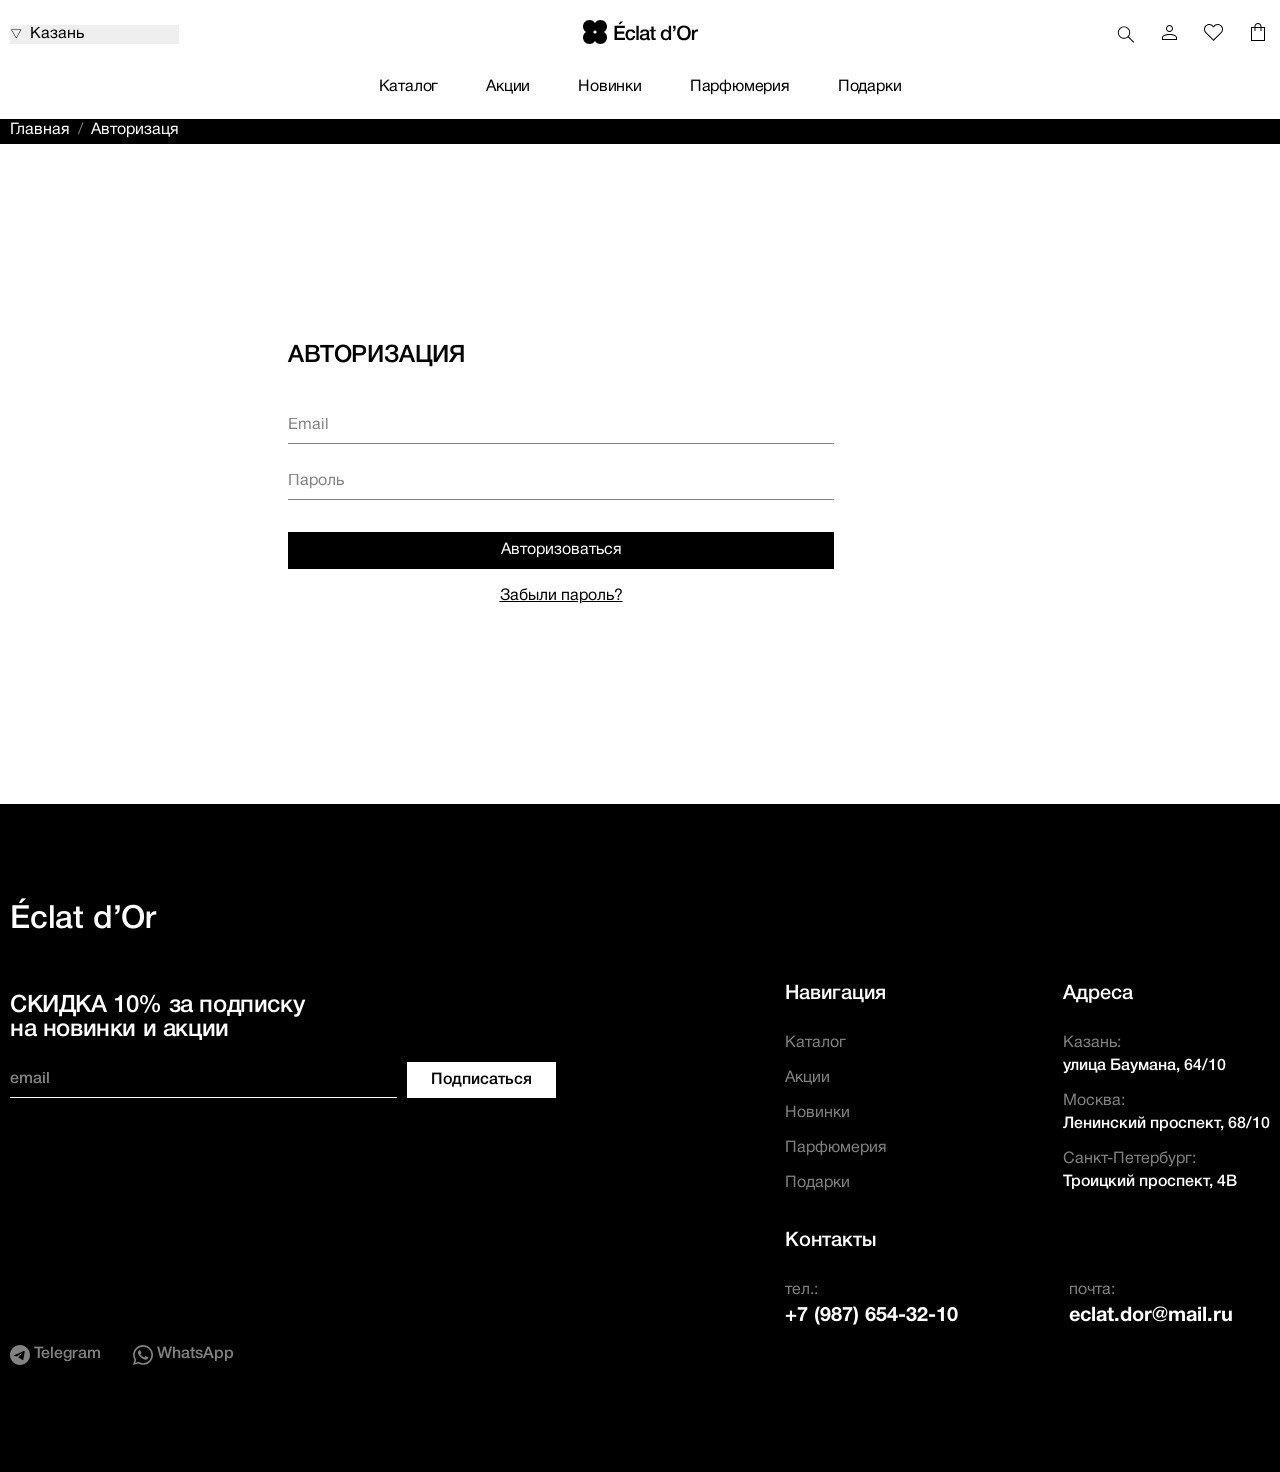
<file: pages/authorization.html>
<!DOCTYPE html>
<html lang="ru">
<head>
    <meta charset="UTF-8">
    <meta name="viewport" content="width=device-width, initial-scale=1.0">
    <title>Авторизация</title>

    <link rel="stylesheet" href="../assets/css/style.css"">
    <link rel="shortcut icon" href="../assets/media/logotype/favicon.svg" type="image/x-icon">
</head>
<body>
    <!-- header start -->
    <header>
        <div class="header__top container-1400">
            <div class="city-selector">
                <svg width="12" height="12" viewBox="0 0 12 12" fill="none" xmlns="http://www.w3.org/2000/svg">
                    <path d="M11.5 1.49997L6.25 10.595L1 1.49997L11.5 1.49997ZM1.865 1.99997L6.25 9.59497L10.635 1.99997L1.865 1.99997Z" fill="black"/>
                </svg>       
                <select name="city" id="city">
                    <option value="kazan">Казань</option>
                    <option value="moscow">Москва</option>
                    <option value="spb">Санкт-Петербург</option>
                </select>
            </div>

            <a href="../index.html" class="logo">
                <img src="../assets/media/logotype/logotype.svg" alt="Éclat d'Or">
            </a>

            <div class="header-actions">
                <div class="search">
                    <input type="search" placeholder="Хочу купить">
                    <svg width="24" height="24" viewBox="0 0 24 24" fill="none" xmlns="http://www.w3.org/2000/svg">
                        <path d="M9.5 4C11.2239 4 12.8772 4.68482 14.0962 5.90381C15.3152 7.12279 16 8.77609 16 10.5C16 12.12 15.41 13.6 14.43 14.73L20.08 20.38L19.37 21.09L13.72 15.44C12.5452 16.4481 11.048 17.0016 9.5 17C7.77609 17 6.12279 16.3152 4.90381 15.0962C3.68482 13.8772 3 12.2239 3 10.5C3 8.77609 3.68482 7.12279 4.90381 5.90381C6.12279 4.68482 7.77609 4 9.5 4ZM9.5 5C8.04131 5 6.64236 5.57946 5.61091 6.61091C4.57946 7.64236 4 9.04131 4 10.5C4 11.9587 4.57946 13.3576 5.61091 14.3891C6.64236 15.4205 8.04131 16 9.5 16C10.2223 16 10.9375 15.8577 11.6048 15.5813C12.272 15.3049 12.8784 14.8998 13.3891 14.3891C13.8998 13.8784 14.3049 13.272 14.5813 12.6048C14.8577 11.9375 15 11.2223 15 10.5C15 9.77773 14.8577 9.06253 14.5813 8.39524C14.3049 7.72795 13.8998 7.12164 13.3891 6.61091C12.8784 6.10019 12.272 5.69506 11.6048 5.41866C10.9375 5.14226 10.2223 5 9.5 5Z" fill="black"/>                  
                    </svg>                    
                </div>
                <div class="user-actions">
                    <a href="../pages/personal_account.html" class="account">
                        <img src="../assets/media/icons/account.svg" alt="Личный кабинет">
                    </a>
                    <a href="/favorites" class="favorites">
                        <img src="../assets/media/icons/heart.svg" alt="Избранное">
                    </a>
                    <a href="/cart" class="cart">
                        <img src="../assets/media/icons/shopping-bag.svg" alt="Корзина">
                    </a>
                </div>
            </div>
        </div>
        <div class="header__menu container-1400">
            <ul class="menu__list">
                <li><a href="../pages/catalog.html">Каталог</a></li>
                <li><a href="../index.html">Акции</a></li>
                <li><a href="../index.html">Новинки</a></li>
                <li><a href="#">Парфюмерия</a></li>
                <li><a href="#">Подарки</a></li>
            </ul>
        </div>
    </header>
    <nav>
        <div class="navigation container-1400">
            <ul>
                <li><a href="../index.html">Главная</a></li>
                <li>/</li>
                <li><a href="../pages/authorization.html">Авторизаця</a></li>
            </ul>
        </div>
    </nav>
    <!-- header end -->

    <!-- authorization start -->
    <div class="registation container-1400">
        <h3>Авторизация</h3>

        <form>
            <input type="email" placeholder="Email">
            <input type="password" placeholder="Пароль">
            <input type="submit" class="btn" value="Авторизоваться">
            <a href="../index.html">Забыли пароль?</a>
        </form>

    </div>
    <!-- authorization  end -->

    <!-- footer start -->
    <footer class="my-100">
        <div class="footer container-1400">
            <div class="footer__logo"><p>Éclat d’Or</p></div>
            <div class="footer__content">
                <div class="footer__left">
                    <div class="footer__mailing">
                        <h2><span class="uppercase">СКИДКА 10% </span> за подписку<br>
                            на новинки и акции
                        </h2>
                        <form>
                            <input class="footer__email" type="email" placeholder="email">
                            <input class="mailing_btn btn" type="submit" value="Подписаться">
                        </form>
                    </div>
                    <div class="footer__media">
                        <div class="footer__media-item">
                            <svg width="20" height="20" viewBox="0 0 20 20" xmlns="http://www.w3.org/2000/svg">
                                <g clip-path="url(#clip0_118_13)">
                                <path fill-rule="evenodd" clip-rule="evenodd" d="M20 10C20 15.5228 15.5228 20 10 20C4.47715 20 0 15.5228 0 10C0 4.47715 4.47715 0 10 0C15.5228 0 20 4.47715 20 10ZM10.3583 7.38312C9.37699 7.78811 7.42995 8.61365 4.51718 9.89091C4.04989 10.0778 3.80067 10.2647 3.76952 10.4361C3.72831 10.7383 4.11114 10.8588 4.62953 11.0219C4.69891 11.0438 4.77073 11.0664 4.84428 11.0903C5.3583 11.2616 6.04366 11.4641 6.40192 11.4641C6.72902 11.4641 7.08727 11.3395 7.49226 11.0591C10.2181 9.22113 11.62 8.28655 11.7134 8.27097C11.7757 8.25539 11.8536 8.23982 11.9159 8.28655C11.9696 8.32677 11.9655 8.40162 11.9633 8.44155C11.963 8.44801 11.9627 8.45355 11.9627 8.45789C11.9289 8.61564 10.5745 9.87388 9.7748 10.6168C9.46907 10.9008 9.24443 11.1095 9.20566 11.1526C9.12892 11.2315 9.05072 11.3062 8.97542 11.3783C8.50045 11.8325 8.14057 12.1767 8.98759 12.7414C9.44352 13.0398 9.79799 13.2809 10.1613 13.528C10.4807 13.7452 10.807 13.9671 11.215 14.2367C11.3343 14.3129 11.4486 14.3926 11.5602 14.4705C11.9735 14.7586 12.35 15.0212 12.8038 14.9844C13.0686 14.9532 13.349 14.704 13.4891 13.9563C13.8318 12.1962 14.4705 8.34885 14.6262 6.77564C14.6418 6.63546 14.6262 6.46412 14.6106 6.38624C14.5951 6.30835 14.5639 6.19932 14.4705 6.12144C14.3458 6.02798 14.1589 6.0124 14.081 6.0124C13.7072 6.02798 13.1309 6.23047 10.3583 7.38312Z"/>
                                </g>
                                <defs>
                                <clipPath id="clip0_118_13">
                                <rect width="20" height="20" fill="white"/>
                                </clipPath>
                                </defs>
                            </svg>
                            <p>Telegram</p>
                        </div>
                        <div class="footer__media-item">
                            <svg width="20" height="20" viewBox="0 0 20 20" fill="none" xmlns="http://www.w3.org/2000/svg">
                                <g clip-path="url(#clip0_118_18)">
                                <path fill-rule="evenodd" clip-rule="evenodd" d="M17.0859 2.90629C15.2061 1.03307 12.7059 0.000950389 10.042 0C4.55283 0 0.08547 4.44545 0.08356 9.90971C0.082605 11.6565 0.54147 13.3615 1.41288 14.8641L0 20L5.27909 18.6219C6.7335 19.4117 8.37128 19.8275 10.0377 19.828H10.042C15.5302 19.828 19.9981 15.382 20 9.91779C20.0009 7.26956 18.9662 4.77999 17.0859 2.90677V2.90629ZM10.042 18.1543H10.0387C8.55367 18.1539 7.09689 17.7566 5.82583 17.0063L5.52357 16.8276L2.39078 17.6454L3.22686 14.6056L3.03013 14.2938C2.20169 12.9823 1.76383 11.4664 1.76479 9.91021C1.7667 5.36876 5.47963 1.67363 10.0454 1.67363C12.2561 1.67459 14.3342 2.53232 15.8969 4.08953C17.4598 5.64627 18.3197 7.71624 18.3188 9.91685C18.3168 14.4588 14.6039 18.1539 10.042 18.1539V18.1543ZM14.5819 11.9854C14.3332 11.8614 13.1099 11.2626 12.8816 11.1799C12.6534 11.0972 12.4877 11.0559 12.322 11.3039C12.1563 11.552 11.6793 12.1099 11.5342 12.2748C11.389 12.4401 11.2438 12.4606 10.9951 12.3365C10.7463 12.2125 9.94461 11.9511 8.99394 11.1077C8.25433 10.4509 7.75483 9.64029 7.60972 9.39221C7.46456 9.14418 7.59444 9.01016 7.71856 8.88709C7.83028 8.7759 7.96733 8.59771 8.09194 8.45324C8.21661 8.30877 8.25767 8.20521 8.34072 8.04028C8.42383 7.87491 8.38228 7.7305 8.32022 7.60643C8.25811 7.48242 7.76061 6.26352 7.55289 5.76791C7.35089 5.28512 7.14561 5.3507 6.99328 5.34262C6.84811 5.33549 6.68244 5.33407 6.51628 5.33407C6.35011 5.33407 6.08078 5.39584 5.85256 5.6439C5.62433 5.89192 4.98162 6.49114 4.98162 7.70954C4.98162 8.92795 5.87311 10.106 5.99772 10.2714C6.12233 10.4367 7.75244 12.9377 10.2483 14.0107C10.8418 14.2658 11.3054 14.4184 11.6669 14.5324C12.2628 14.7211 12.8052 14.6945 13.234 14.6308C13.712 14.5595 14.7061 14.0316 14.9133 13.4532C15.1206 12.8749 15.1206 12.3788 15.0585 12.2757C14.9964 12.1726 14.8303 12.1103 14.5815 11.9863L14.5819 11.9854Z""/>
                                </g>
                                <defs>
                                <clipPath id="clip0_118_18">
                                <rect width="20" height="20" fill="white"/>
                                </clipPath>
                                </defs>
                            </svg>                     
                            <p>WhatsApp</p>
                        </div>
                    </div>
                </div>
                <div class="footer__right">
                    <div class="footer__navigation">
                        <h5>Навигация</h5>
                        <ol>
                            <li><a href="#">Каталог</a></li>
                            <li><a href="#">Акции</a></li>
                            <li><a href="#">Новинки</a></li>
                            <li><a href="#">Парфюмерия</a></li>
                            <li><a href="#">Подарки</a></li>
                        </ol>
                    </div>
                    <div class="footer__addres">
                        <h5>Адреса</h5>
                        <ol>
                            <li><p>Казань:</p><span class="sity-style">улица Баумана, 64/10</span></li>
                            <li><p>Москва:</p><span class="sity-style">Ленинский проспект, 68/10</span></li>
                            <li><p>Санкт-Петербург:</p><span class="sity-style">Троицкий проспект, 4В</span></li>    
                        </ol>
                    </div>
                    <div class="footer__contact">
                        <h5>Контакты</h5>
                        <ol>
                            <li><p>тел.:</p><a href="tel:+79876543210">+7 (987) 654-32-10</a></li>
                            <li><p>почта:</p><a href="mailto:eclat.dor@mail.ru">eclat.dor@mail.ru</a></li>
                        </ol>
                    </div>    
                </div>
            </div>
        </div>
    </footer>
    <!-- footer end -->
</body>
</html>
</file>
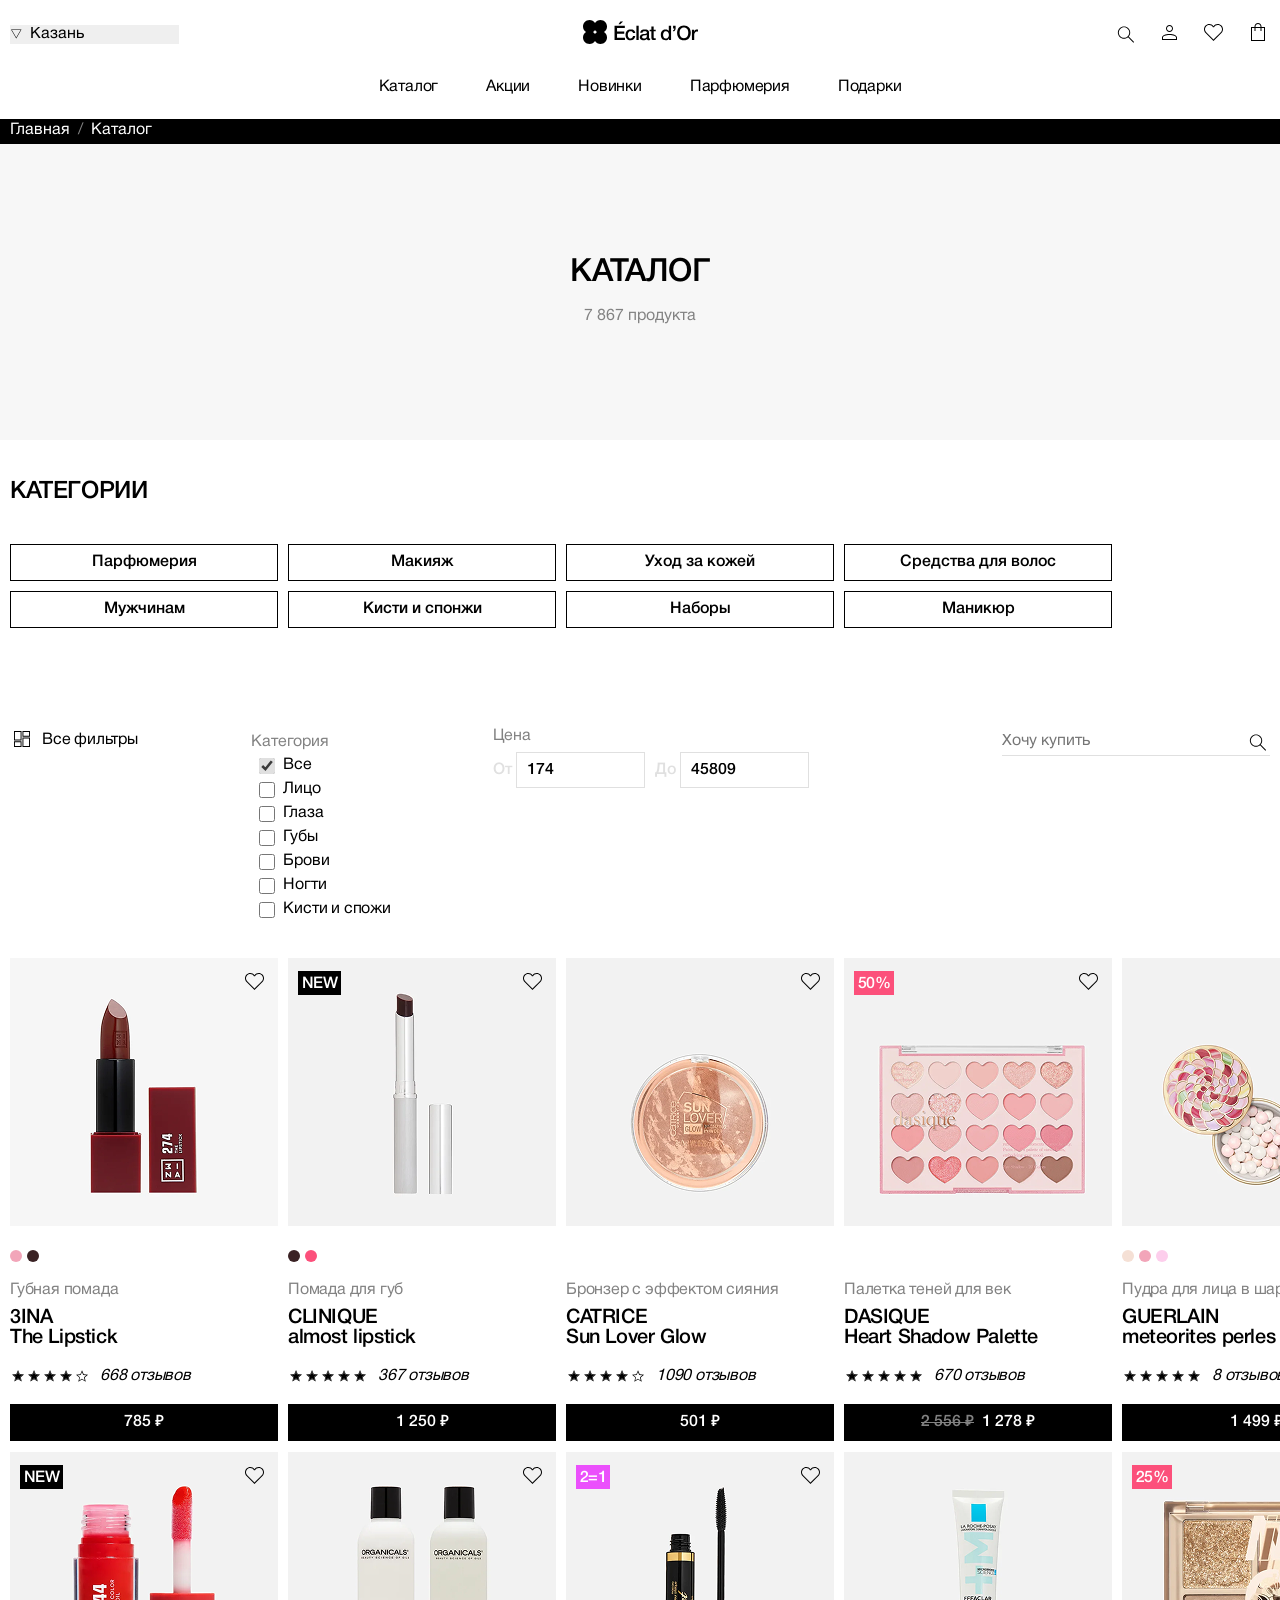
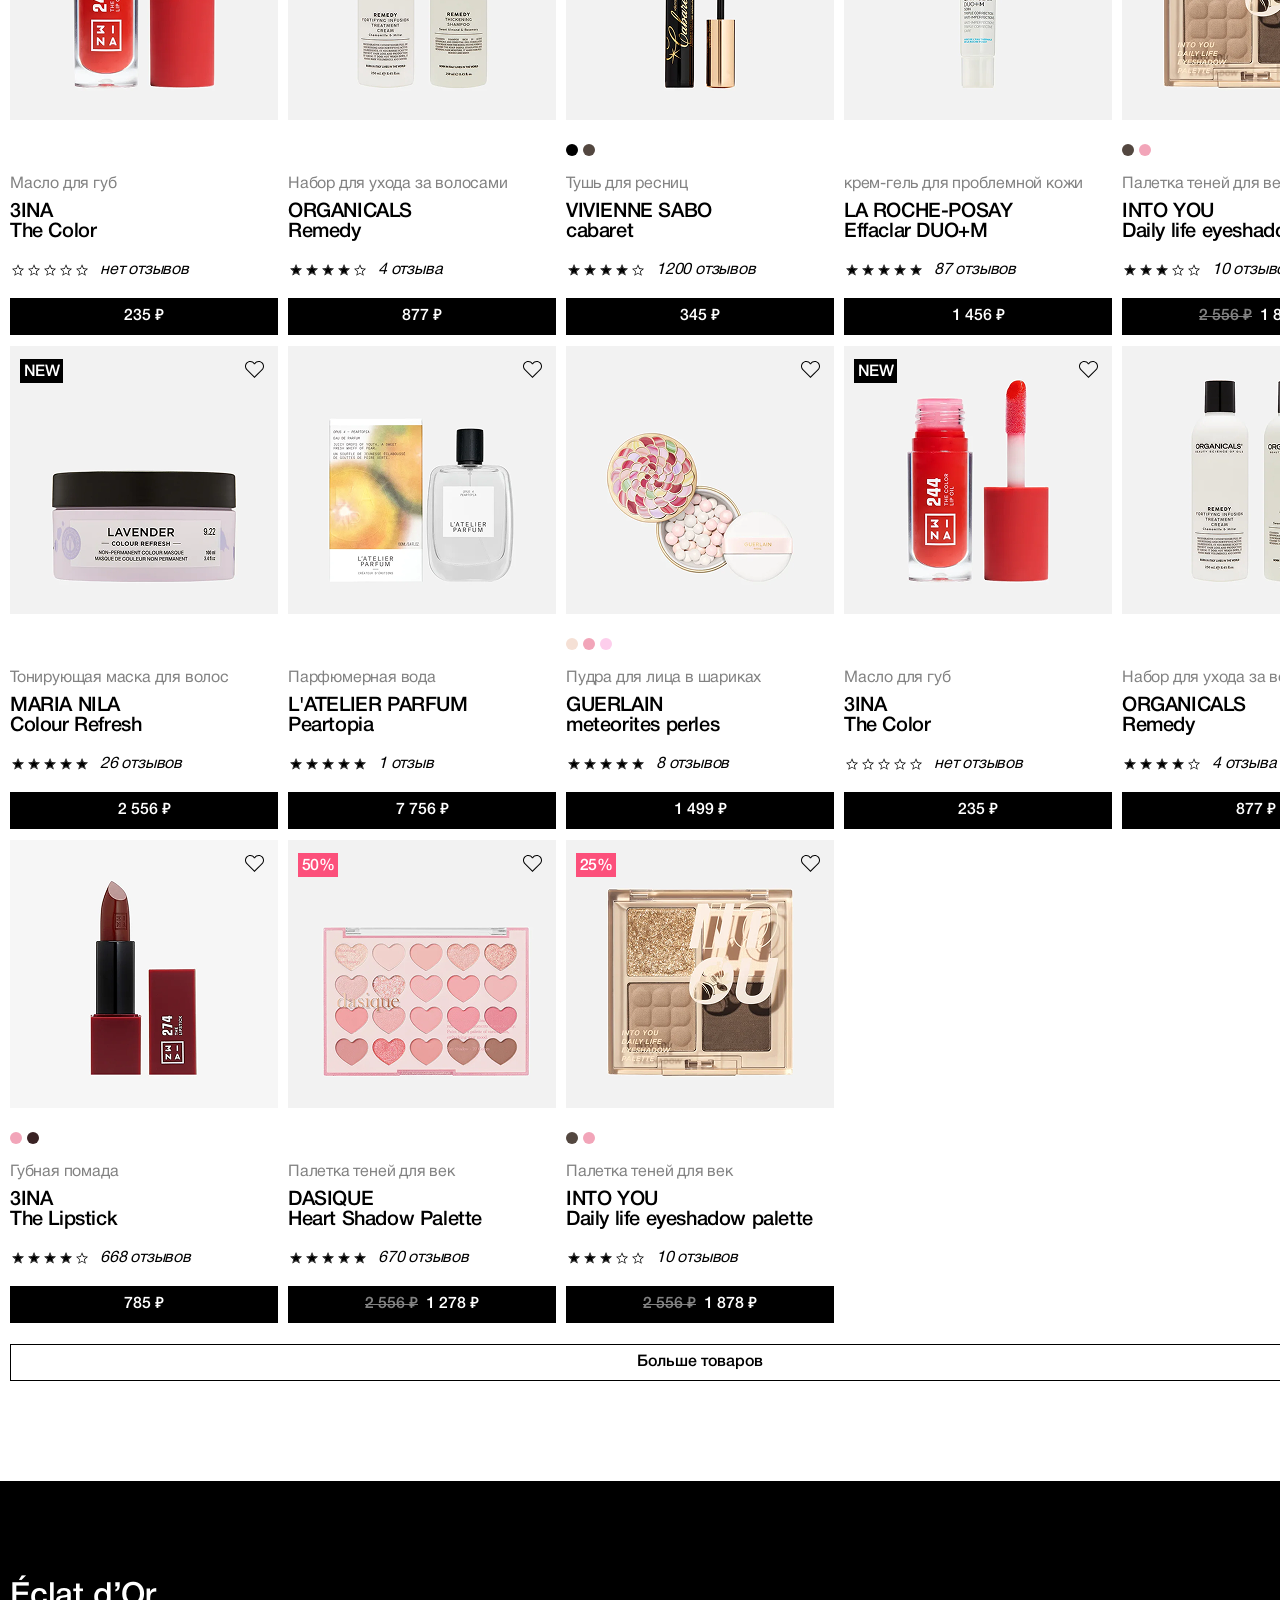
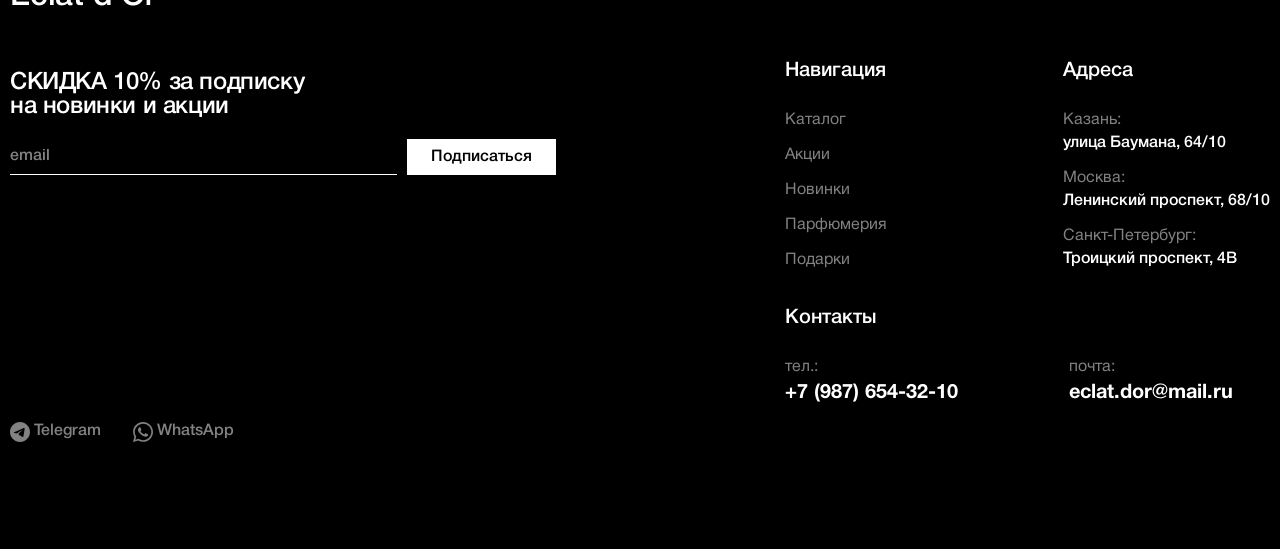
<file: pages/catalog.html>
<!DOCTYPE html>
<html lang="ru">
<head>
    <meta charset="UTF-8">
    <meta name="viewport" content="width=device-width, initial-scale=1.0">
    <title>Каталог</title>

    <link rel="stylesheet" href="../assets/css/style.css"">
    <link rel="shortcut icon" href="../assets/media/logotype/favicon.svg" type="image/x-icon">
</head>
<body>
    <!-- header start -->
    <header>
        <div class="header__top container-1400">
            <div class="city-selector">
                <svg width="12" height="12" viewBox="0 0 12 12" fill="none" xmlns="http://www.w3.org/2000/svg">
                    <path d="M11.5 1.49997L6.25 10.595L1 1.49997L11.5 1.49997ZM1.865 1.99997L6.25 9.59497L10.635 1.99997L1.865 1.99997Z" fill="black"/>
                </svg>       
                <select name="city" id="city">
                    <option value="kazan">Казань</option>
                    <option value="moscow">Москва</option>
                    <option value="spb">Санкт-Петербург</option>
                </select>
            </div>

            <a href="../index.html" class="logo">
                <img src="../assets/media/logotype/logotype.svg" alt="Éclat d'Or">
            </a>

            <div class="header-actions">
                <div class="search">
                    <input type="search" placeholder="Хочу купить">
                    <svg width="24" height="24" viewBox="0 0 24 24" fill="none" xmlns="http://www.w3.org/2000/svg">
                        <path d="M9.5 4C11.2239 4 12.8772 4.68482 14.0962 5.90381C15.3152 7.12279 16 8.77609 16 10.5C16 12.12 15.41 13.6 14.43 14.73L20.08 20.38L19.37 21.09L13.72 15.44C12.5452 16.4481 11.048 17.0016 9.5 17C7.77609 17 6.12279 16.3152 4.90381 15.0962C3.68482 13.8772 3 12.2239 3 10.5C3 8.77609 3.68482 7.12279 4.90381 5.90381C6.12279 4.68482 7.77609 4 9.5 4ZM9.5 5C8.04131 5 6.64236 5.57946 5.61091 6.61091C4.57946 7.64236 4 9.04131 4 10.5C4 11.9587 4.57946 13.3576 5.61091 14.3891C6.64236 15.4205 8.04131 16 9.5 16C10.2223 16 10.9375 15.8577 11.6048 15.5813C12.272 15.3049 12.8784 14.8998 13.3891 14.3891C13.8998 13.8784 14.3049 13.272 14.5813 12.6048C14.8577 11.9375 15 11.2223 15 10.5C15 9.77773 14.8577 9.06253 14.5813 8.39524C14.3049 7.72795 13.8998 7.12164 13.3891 6.61091C12.8784 6.10019 12.272 5.69506 11.6048 5.41866C10.9375 5.14226 10.2223 5 9.5 5Z" fill="black"/>                  
                    </svg>                    
                </div>
                <div class="user-actions">
                    <a href="../pages/personal_account.html" class="account">
                        <img src="../assets/media/icons/account.svg" alt="Личный кабинет">
                    </a>
                    <a href="/favorites" class="favorites">
                        <img src="../assets/media/icons/heart.svg" alt="Избранное">
                    </a>
                    <a href="/cart" class="cart">
                        <img src="../assets/media/icons/shopping-bag.svg" alt="Корзина">
                    </a>
                </div>
            </div>
        </div>
        <div class="header__menu container-1400">
            <ul class="menu__list">
                <li><a href="../pages/catalog.html">Каталог</a></li>
                <li><a href="../index.html">Акции</a></li>
                <li><a href="../index.html">Новинки</a></li>
                <li><a href="#">Парфюмерия</a></li>
                <li><a href="#">Подарки</a></li>
            </ul>
        </div>
    </header>
    <nav>
        <div class="navigation container-1400">
            <ul>
                <li><a href="../index.html">Главная</a></li>
                <li>/</li>
                <li><a href="../pages/catalog.html">Каталог</a></li>
            </ul>
        </div>
    </nav>
    <!-- header end -->

    <!-- banner start -->
    <div class="banner">
        <div class="banner__content container-1400">
            <h6>КАТАЛОГ</h6>
            <p>7 867 продукта</p>
        </div>
    </div>
    <!-- banner end -->

    <!-- segmentation start -->
    <div class="segmentation container-1400">
        <h3>КАТЕГОРИИ</h3>
        <div class="segmentation__item">
            <button class="choice-segmentation btn">Парфюмерия</button>
            <button class="choice-segmentation btn">Макияж</button>
            <button class="choice-segmentation btn">Уход за кожей</button>
            <button class="choice-segmentation btn">Средства для волос</button>
            <button class="choice-segmentation btn">Мужчинам</button>
            <button class="choice-segmentation btn">Кисти и спонжи</button>
            <button class="choice-segmentation btn">Наборы</button>
            <button class="choice-segmentation btn">Маникюр</button>
        </div>
    </div>
    <!-- segmentation end -->

    <!-- catalog start -->
    <div class="catalog container-1400 my-100">
        <div class="catalog__filtering">
            <div class="catalog__all-filters">
                <svg width="24" height="24" viewBox="0 0 24 24" fill="none" xmlns="http://www.w3.org/2000/svg">
                    <path d="M12.4706 3H20V8.64706H12.4706V3ZM12.4706 19V9.58824H20V19H12.4706ZM4 19V13.3529H11.5294V19H4ZM4 12.4118V3H11.5294V12.4118H4ZM4.94118 3.94118V11.4706H10.5882V3.94118H4.94118ZM13.4118 3.94118V7.70588H19.0588V3.94118H13.4118ZM13.4118 10.5294V18.0588H19.0588V10.5294H13.4118ZM4.94118 14.2941V18.0588H10.5882V14.2941H4.94118Z" fill="black"/>
                </svg>            
                <p>Все фильтры</p>
            </div>
            <div class="catalog__category">
                <p class="catalog__name-of-filters">Категория</p>
                <div class="category-filter">
                    <label class="filter-item">
                        <input type="checkbox" name="category" value="all" checked>
                        <span class="catalog__name-category">Все</span>
                    </label>
                    <label class="filter-item">
                        <input type="checkbox" name="category" value="face">
                        <span class="catalog__name-category">Лицо</span>
                    </label>
                    <label class="filter-item">
                        <input type="checkbox" name="category" value="eyes">
                        <span class="catalog__name-category">Глаза</span>
                    </label>
                    <label class="filter-item">
                        <input type="checkbox" name="category" value="lips">
                        <span class="catalog__name-category">Губы</span>
                    </label>
                    <label class="filter-item">
                        <input type="checkbox" name="category" value="brows">
                        <span class="catalog__name-category">Брови</span>
                    </label>
                    <label class="filter-item">
                        <input type="checkbox" name="category" value="nails">
                        <span class="catalog__name-category">Ногти</span>
                    </label>
                    <label class="filter-item">
                        <input type="checkbox" name="category" value="brushes">
                        <span class="catalog__name-category">Кисти и спожи</span>
                    </label>
                </div>
            </div>
            <div class="catalog__price">
                <p class="catalog__name-of-filters">Цена</p>
                <div class="price-filter">
                    <div class="price-inputs">
                        <div class="field">
                            <span>От</span>
                            <input type="number" class="input-min" value="174">
                        </div>
                        <div class="field">
                            <span>До</span>
                            <input type="number" class="input-max" value="45809">
                        </div>
                    </div>
                </div>
            </div>
            <div class="catalog__block"></div>
            <div class="search">
                <input type="search" placeholder="Хочу купить">
                <svg width="24" height="24" viewBox="0 0 24 24" fill="none" xmlns="http://www.w3.org/2000/svg">
                    <path d="M9.5 4C11.2239 4 12.8772 4.68482 14.0962 5.90381C15.3152 7.12279 16 8.77609 16 10.5C16 12.12 15.41 13.6 14.43 14.73L20.08 20.38L19.37 21.09L13.72 15.44C12.5452 16.4481 11.048 17.0016 9.5 17C7.77609 17 6.12279 16.3152 4.90381 15.0962C3.68482 13.8772 3 12.2239 3 10.5C3 8.77609 3.68482 7.12279 4.90381 5.90381C6.12279 4.68482 7.77609 4 9.5 4ZM9.5 5C8.04131 5 6.64236 5.57946 5.61091 6.61091C4.57946 7.64236 4 9.04131 4 10.5C4 11.9587 4.57946 13.3576 5.61091 14.3891C6.64236 15.4205 8.04131 16 9.5 16C10.2223 16 10.9375 15.8577 11.6048 15.5813C12.272 15.3049 12.8784 14.8998 13.3891 14.3891C13.8998 13.8784 14.3049 13.272 14.5813 12.6048C14.8577 11.9375 15 11.2223 15 10.5C15 9.77773 14.8577 9.06253 14.5813 8.39524C14.3049 7.72795 13.8998 7.12164 13.3891 6.61091C12.8784 6.10019 12.272 5.69506 11.6048 5.41866C10.9375 5.14226 10.2223 5 9.5 5Z" fill="black"/>                  
                </svg>                    
            </div>
        </div>
        <div class="catalog__products">
            <!-- card-01 -->
            <div class="new__products-card">
                <div class="products-card-top">
                    <div class="label">
                    </div>
                    <button class="favourites-product btn">
                        <svg width="24" height="24" viewBox="0 0 24 24" fill="none" xmlns="http://www.w3.org/2000/svg">
                            <path d="M4.24 12.25C3.84461 11.8572 3.53134 11.3897 3.31845 10.8747C3.10556 10.3596 2.99731 9.80733 3 9.25002C3 8.12285 3.44777 7.04184 4.2448 6.24481C5.04183 5.44778 6.12283 5.00002 7.25 5.00002C8.83 5.00002 10.21 5.86002 10.94 7.14002H12.06C12.4311 6.48908 12.9681 5.94811 13.6163 5.57219C14.2645 5.19628 15.0007 4.99886 15.75 5.00002C16.8772 5.00002 17.9582 5.44778 18.7552 6.24481C19.5522 7.04184 20 8.12285 20 9.25002C20 10.42 19.5 11.5 18.76 12.25L11.5 19.5L4.24 12.25ZM19.46 12.96C20.41 12 21 10.7 21 9.25002C21 7.85763 20.4469 6.52227 19.4623 5.53771C18.4777 4.55314 17.1424 4.00002 15.75 4.00002C14 4.00002 12.45 4.85002 11.5 6.17002C11.0151 5.49652 10.3766 4.94834 9.63748 4.57095C8.89835 4.19356 8.0799 3.99784 7.25 4.00002C5.85761 4.00002 4.52226 4.55314 3.53769 5.53771C2.55312 6.52227 2 7.85763 2 9.25002C2 10.7 2.59 12 3.54 12.96L11.5 20.92L19.46 12.96Z" fill="black"/>
                            <path d="M4.24 12.25C3.84461 11.8572 3.53134 11.3897 3.31845 10.8747C3.10556 10.3596 2.99731 9.80733 3 9.25002C3 8.12285 3.44777 7.04184 4.2448 6.24481C5.04183 5.44778 6.12283 5.00002 7.25 5.00002C8.83 5.00002 10.21 5.86002 10.94 7.14002H12.06C12.4311 6.48908 12.9681 5.94811 13.6163 5.57219C14.2645 5.19628 15.0007 4.99886 15.75 5.00002C16.8772 5.00002 17.9582 5.44778 18.7552 6.24481C19.5522 7.04184 20 8.12285 20 9.25002C20 10.42 19.5 11.5 18.76 12.25L11.5 19.5L4.24 12.25Z" fill="black" fill-opacity="0"/>
                        </svg>              
                    </button>
                </div>
                <img src="../assets/media/images/products/catalog-product-01.png" alt="product">
                <div class="products-filter-color">
                    <div class="color" style="--filter-color: rgba(242, 165, 185, 1);"></div>
                    <div class="color" style="--filter-color: rgba(58, 34, 36, 1);"></div>
                </div>
                <p class="category">Губная помада</p>
                <h2><span class="uppercase">3INA</span><br>The Lipstick</h2>
                <div class="product-reviews">
                    <div class="product-reviews-stars">
                        <img src="../assets/media/icons/star.svg" alt="start">
                        <img src="../assets/media/icons/star.svg" alt="start">
                        <img src="../assets/media/icons/star.svg" alt="start">
                        <img src="../assets/media/icons/star.svg" alt="start">
                        <img src="../assets/media/icons/star-light.svg" alt="start">
                    </div>
                    <p>668 отзывов</p>
                </div>
                <button class="buy btn">785 ₽</button>
            </div>
            <!-- card-02 -->
            <div class="new__products-card">
                <div class="products-card-top">
                    <div class="label">
                        <p>new</p>
                    </div>
                    <button class="favourites-product btn">
                        <svg width="24" height="24" viewBox="0 0 24 24" fill="none" xmlns="http://www.w3.org/2000/svg">
                            <path d="M4.24 12.25C3.84461 11.8572 3.53134 11.3897 3.31845 10.8747C3.10556 10.3596 2.99731 9.80733 3 9.25002C3 8.12285 3.44777 7.04184 4.2448 6.24481C5.04183 5.44778 6.12283 5.00002 7.25 5.00002C8.83 5.00002 10.21 5.86002 10.94 7.14002H12.06C12.4311 6.48908 12.9681 5.94811 13.6163 5.57219C14.2645 5.19628 15.0007 4.99886 15.75 5.00002C16.8772 5.00002 17.9582 5.44778 18.7552 6.24481C19.5522 7.04184 20 8.12285 20 9.25002C20 10.42 19.5 11.5 18.76 12.25L11.5 19.5L4.24 12.25ZM19.46 12.96C20.41 12 21 10.7 21 9.25002C21 7.85763 20.4469 6.52227 19.4623 5.53771C18.4777 4.55314 17.1424 4.00002 15.75 4.00002C14 4.00002 12.45 4.85002 11.5 6.17002C11.0151 5.49652 10.3766 4.94834 9.63748 4.57095C8.89835 4.19356 8.0799 3.99784 7.25 4.00002C5.85761 4.00002 4.52226 4.55314 3.53769 5.53771C2.55312 6.52227 2 7.85763 2 9.25002C2 10.7 2.59 12 3.54 12.96L11.5 20.92L19.46 12.96Z" fill="black"/>
                            <path d="M4.24 12.25C3.84461 11.8572 3.53134 11.3897 3.31845 10.8747C3.10556 10.3596 2.99731 9.80733 3 9.25002C3 8.12285 3.44777 7.04184 4.2448 6.24481C5.04183 5.44778 6.12283 5.00002 7.25 5.00002C8.83 5.00002 10.21 5.86002 10.94 7.14002H12.06C12.4311 6.48908 12.9681 5.94811 13.6163 5.57219C14.2645 5.19628 15.0007 4.99886 15.75 5.00002C16.8772 5.00002 17.9582 5.44778 18.7552 6.24481C19.5522 7.04184 20 8.12285 20 9.25002C20 10.42 19.5 11.5 18.76 12.25L11.5 19.5L4.24 12.25Z" fill="black" fill-opacity="0"/>
                        </svg>              
                    </button>
                </div>
                <img src="../assets/media/images/products/catalog-product-02.png" alt="product">
                <div class="products-filter-color">
                    <div class="color" style="--filter-color: rgba(58, 34, 36, 1);"></div>
                    <div class="color" style="--filter-color: rgba(252, 80, 123, 1);"></div>
                </div>
                <p class="category">Помада для губ</p>
                <h2><span class="uppercase">Clinique </span><br>almost lipstick</h2>
                <div class="product-reviews">
                    <div class="product-reviews-stars">
                        <img src="../assets/media/icons/star.svg" alt="start">
                        <img src="../assets/media/icons/star.svg" alt="start">
                        <img src="../assets/media/icons/star.svg" alt="start">
                        <img src="../assets/media/icons/star.svg" alt="start">
                        <img src="../assets/media/icons/star.svg" alt="start">
                    </div>
                    <p>367 отзывов</p>
                </div>
                <button class="buy btn">1 250 ₽</button>
            </div>
            <!-- card-03 -->
            <div class="new__products-card">
                <div class="products-card-top">
                    <div class="label">
                    </div>
                    <button class="favourites-product btn">
                        <svg width="24" height="24" viewBox="0 0 24 24" fill="none" xmlns="http://www.w3.org/2000/svg">
                            <path d="M4.24 12.25C3.84461 11.8572 3.53134 11.3897 3.31845 10.8747C3.10556 10.3596 2.99731 9.80733 3 9.25002C3 8.12285 3.44777 7.04184 4.2448 6.24481C5.04183 5.44778 6.12283 5.00002 7.25 5.00002C8.83 5.00002 10.21 5.86002 10.94 7.14002H12.06C12.4311 6.48908 12.9681 5.94811 13.6163 5.57219C14.2645 5.19628 15.0007 4.99886 15.75 5.00002C16.8772 5.00002 17.9582 5.44778 18.7552 6.24481C19.5522 7.04184 20 8.12285 20 9.25002C20 10.42 19.5 11.5 18.76 12.25L11.5 19.5L4.24 12.25ZM19.46 12.96C20.41 12 21 10.7 21 9.25002C21 7.85763 20.4469 6.52227 19.4623 5.53771C18.4777 4.55314 17.1424 4.00002 15.75 4.00002C14 4.00002 12.45 4.85002 11.5 6.17002C11.0151 5.49652 10.3766 4.94834 9.63748 4.57095C8.89835 4.19356 8.0799 3.99784 7.25 4.00002C5.85761 4.00002 4.52226 4.55314 3.53769 5.53771C2.55312 6.52227 2 7.85763 2 9.25002C2 10.7 2.59 12 3.54 12.96L11.5 20.92L19.46 12.96Z" fill="black"/>
                            <path d="M4.24 12.25C3.84461 11.8572 3.53134 11.3897 3.31845 10.8747C3.10556 10.3596 2.99731 9.80733 3 9.25002C3 8.12285 3.44777 7.04184 4.2448 6.24481C5.04183 5.44778 6.12283 5.00002 7.25 5.00002C8.83 5.00002 10.21 5.86002 10.94 7.14002H12.06C12.4311 6.48908 12.9681 5.94811 13.6163 5.57219C14.2645 5.19628 15.0007 4.99886 15.75 5.00002C16.8772 5.00002 17.9582 5.44778 18.7552 6.24481C19.5522 7.04184 20 8.12285 20 9.25002C20 10.42 19.5 11.5 18.76 12.25L11.5 19.5L4.24 12.25Z" fill="black" fill-opacity="0"/>
                        </svg>              
                    </button>
                </div>
                <img src="../assets/media/images/products/catalog-product-03.png" alt="product">
                <div class="products-filter-color">
                    <div class="color"></div>
                    <div class="color"></div>
                </div>
                <p class="category">Бронзер с эффектом сияния</p>
                <h2><span class="uppercase">Catrice</span><br>Sun Lover Glow</h2>
                <div class="product-reviews">
                    <div class="product-reviews-stars">
                        <img src="../assets/media/icons/star.svg" alt="start">
                        <img src="../assets/media/icons/star.svg" alt="start">
                        <img src="../assets/media/icons/star.svg" alt="start">
                        <img src="../assets/media/icons/star.svg" alt="start">
                        <img src="../assets/media/icons/star-light.svg" alt="start">
                    </div>
                    <p>1090 отзывов</p>
                </div>
                <button class="buy btn">501 ₽</button>
            </div>
            <!-- card-04 -->
            <div class="new__products-card label-card">
                <div class="products-card-top">
                    <div class="label" style="--bg-label: rgba(252, 80, 123, 1);">
                        <p>50%</p>
                    </div>
                    <button class="favourites-product btn">
                        <svg width="24" height="24" viewBox="0 0 24 24" fill="none" xmlns="http://www.w3.org/2000/svg">
                            <path d="M4.24 12.25C3.84461 11.8572 3.53134 11.3897 3.31845 10.8747C3.10556 10.3596 2.99731 9.80733 3 9.25002C3 8.12285 3.44777 7.04184 4.2448 6.24481C5.04183 5.44778 6.12283 5.00002 7.25 5.00002C8.83 5.00002 10.21 5.86002 10.94 7.14002H12.06C12.4311 6.48908 12.9681 5.94811 13.6163 5.57219C14.2645 5.19628 15.0007 4.99886 15.75 5.00002C16.8772 5.00002 17.9582 5.44778 18.7552 6.24481C19.5522 7.04184 20 8.12285 20 9.25002C20 10.42 19.5 11.5 18.76 12.25L11.5 19.5L4.24 12.25ZM19.46 12.96C20.41 12 21 10.7 21 9.25002C21 7.85763 20.4469 6.52227 19.4623 5.53771C18.4777 4.55314 17.1424 4.00002 15.75 4.00002C14 4.00002 12.45 4.85002 11.5 6.17002C11.0151 5.49652 10.3766 4.94834 9.63748 4.57095C8.89835 4.19356 8.0799 3.99784 7.25 4.00002C5.85761 4.00002 4.52226 4.55314 3.53769 5.53771C2.55312 6.52227 2 7.85763 2 9.25002C2 10.7 2.59 12 3.54 12.96L11.5 20.92L19.46 12.96Z" fill="black"/>
                            <path d="M4.24 12.25C3.84461 11.8572 3.53134 11.3897 3.31845 10.8747C3.10556 10.3596 2.99731 9.80733 3 9.25002C3 8.12285 3.44777 7.04184 4.2448 6.24481C5.04183 5.44778 6.12283 5.00002 7.25 5.00002C8.83 5.00002 10.21 5.86002 10.94 7.14002H12.06C12.4311 6.48908 12.9681 5.94811 13.6163 5.57219C14.2645 5.19628 15.0007 4.99886 15.75 5.00002C16.8772 5.00002 17.9582 5.44778 18.7552 6.24481C19.5522 7.04184 20 8.12285 20 9.25002C20 10.42 19.5 11.5 18.76 12.25L11.5 19.5L4.24 12.25Z" fill="black" fill-opacity="0"/>
                        </svg>              
                    </button>
                </div>
                <img src="../assets/media/images/products/catalog-product-04.png" alt="product">
                <div class="products-filter-color">
                    <div class="color"></div>
                    <div class="color"></div>
                </div>
                <p class="category">Палетка теней для век</p>
                <h2><span class="uppercase">Dasique</span><br>Heart Shadow Palette</h2>
                <div class="product-reviews">
                    <div class="product-reviews-stars">
                        <img src="../assets/media/icons/star.svg" alt="start">
                        <img src="../assets/media/icons/star.svg" alt="start">
                        <img src="../assets/media/icons/star.svg" alt="start">
                        <img src="../assets/media/icons/star.svg" alt="start">
                        <img src="../assets/media/icons/star.svg" alt="start">
                    </div>
                    <p>670 отзывов</p>
                </div>
                <a href="../pages/product_card.html"><button class="buy btn"><span class="line-through">2 556 ₽</span>1 278 ₽</button></a>
            </div>
            <!-- card-05 -->
            <div class="new__products-card">
                <div class="products-card-top">
                    <div class="label">
                    </div>
                    <button class="favourites-product btn">
                        <svg width="24" height="24" viewBox="0 0 24 24" fill="none" xmlns="http://www.w3.org/2000/svg">
                            <path d="M4.24 12.25C3.84461 11.8572 3.53134 11.3897 3.31845 10.8747C3.10556 10.3596 2.99731 9.80733 3 9.25002C3 8.12285 3.44777 7.04184 4.2448 6.24481C5.04183 5.44778 6.12283 5.00002 7.25 5.00002C8.83 5.00002 10.21 5.86002 10.94 7.14002H12.06C12.4311 6.48908 12.9681 5.94811 13.6163 5.57219C14.2645 5.19628 15.0007 4.99886 15.75 5.00002C16.8772 5.00002 17.9582 5.44778 18.7552 6.24481C19.5522 7.04184 20 8.12285 20 9.25002C20 10.42 19.5 11.5 18.76 12.25L11.5 19.5L4.24 12.25ZM19.46 12.96C20.41 12 21 10.7 21 9.25002C21 7.85763 20.4469 6.52227 19.4623 5.53771C18.4777 4.55314 17.1424 4.00002 15.75 4.00002C14 4.00002 12.45 4.85002 11.5 6.17002C11.0151 5.49652 10.3766 4.94834 9.63748 4.57095C8.89835 4.19356 8.0799 3.99784 7.25 4.00002C5.85761 4.00002 4.52226 4.55314 3.53769 5.53771C2.55312 6.52227 2 7.85763 2 9.25002C2 10.7 2.59 12 3.54 12.96L11.5 20.92L19.46 12.96Z" fill="black"/>
                            <path d="M4.24 12.25C3.84461 11.8572 3.53134 11.3897 3.31845 10.8747C3.10556 10.3596 2.99731 9.80733 3 9.25002C3 8.12285 3.44777 7.04184 4.2448 6.24481C5.04183 5.44778 6.12283 5.00002 7.25 5.00002C8.83 5.00002 10.21 5.86002 10.94 7.14002H12.06C12.4311 6.48908 12.9681 5.94811 13.6163 5.57219C14.2645 5.19628 15.0007 4.99886 15.75 5.00002C16.8772 5.00002 17.9582 5.44778 18.7552 6.24481C19.5522 7.04184 20 8.12285 20 9.25002C20 10.42 19.5 11.5 18.76 12.25L11.5 19.5L4.24 12.25Z" fill="black" fill-opacity="0"/>
                        </svg>              
                    </button>
                </div>
                <img src="../assets/media/images/products/catalog-product-05.png" alt="product">
                <div class="products-filter-color">
                    <div class="color" style="--filter-color: rgba(245, 224, 213, 1);"></div>
                    <div class="color" style="--filter-color: rgba(242, 165, 185, 1);"></div>
                    <div class="color" style="--filter-color: rgba(253, 206, 236, 1);"></div>
                </div>
                <p class="category">Пудра для лица в шариках</p>
                <h2><span class="uppercase">Guerlain</span><br>meteorites perles</h2>
                <div class="product-reviews">
                    <div class="product-reviews-stars">
                        <img src="../assets/media/icons/star.svg" alt="start">
                        <img src="../assets/media/icons/star.svg" alt="start">
                        <img src="../assets/media/icons/star.svg" alt="start">
                        <img src="../assets/media/icons/star.svg" alt="start">
                        <img src="../assets/media/icons/star.svg" alt="start">
                    </div>
                    <p>8 отзывов</p>
                </div>
                <button class="buy btn">1 499 ₽</button>
            </div>
            <!-- card-06 -->
            <div class="new__products-card">
                <div class="products-card-top">
                    <div class="label">
                        <p>new</p>
                    </div>
                    <button class="favourites-product btn">
                        <svg width="24" height="24" viewBox="0 0 24 24" fill="none" xmlns="http://www.w3.org/2000/svg">
                            <path d="M4.24 12.25C3.84461 11.8572 3.53134 11.3897 3.31845 10.8747C3.10556 10.3596 2.99731 9.80733 3 9.25002C3 8.12285 3.44777 7.04184 4.2448 6.24481C5.04183 5.44778 6.12283 5.00002 7.25 5.00002C8.83 5.00002 10.21 5.86002 10.94 7.14002H12.06C12.4311 6.48908 12.9681 5.94811 13.6163 5.57219C14.2645 5.19628 15.0007 4.99886 15.75 5.00002C16.8772 5.00002 17.9582 5.44778 18.7552 6.24481C19.5522 7.04184 20 8.12285 20 9.25002C20 10.42 19.5 11.5 18.76 12.25L11.5 19.5L4.24 12.25ZM19.46 12.96C20.41 12 21 10.7 21 9.25002C21 7.85763 20.4469 6.52227 19.4623 5.53771C18.4777 4.55314 17.1424 4.00002 15.75 4.00002C14 4.00002 12.45 4.85002 11.5 6.17002C11.0151 5.49652 10.3766 4.94834 9.63748 4.57095C8.89835 4.19356 8.0799 3.99784 7.25 4.00002C5.85761 4.00002 4.52226 4.55314 3.53769 5.53771C2.55312 6.52227 2 7.85763 2 9.25002C2 10.7 2.59 12 3.54 12.96L11.5 20.92L19.46 12.96Z" fill="black"/>
                            <path d="M4.24 12.25C3.84461 11.8572 3.53134 11.3897 3.31845 10.8747C3.10556 10.3596 2.99731 9.80733 3 9.25002C3 8.12285 3.44777 7.04184 4.2448 6.24481C5.04183 5.44778 6.12283 5.00002 7.25 5.00002C8.83 5.00002 10.21 5.86002 10.94 7.14002H12.06C12.4311 6.48908 12.9681 5.94811 13.6163 5.57219C14.2645 5.19628 15.0007 4.99886 15.75 5.00002C16.8772 5.00002 17.9582 5.44778 18.7552 6.24481C19.5522 7.04184 20 8.12285 20 9.25002C20 10.42 19.5 11.5 18.76 12.25L11.5 19.5L4.24 12.25Z" fill="black" fill-opacity="0"/>
                        </svg>              
                    </button>
                </div>
                <img src="../assets/media/images/products/catalog-product-06.png" alt="product">
                <div class="products-filter-color">
                    <div class="color"></div>
                    <div class="color"></div>
                </div>
                <p class="category">Масло для губ</p>
                <h2><span class="uppercase">3INA </span><br>The Color</h2>
                <div class="product-reviews">
                    <div class="product-reviews-stars">
                        <img src="../assets/media/icons/star-light.svg" alt="start">
                        <img src="../assets/media/icons/star-light.svg" alt="start">
                        <img src="../assets/media/icons/star-light.svg" alt="start">
                        <img src="../assets/media/icons/star-light.svg" alt="start">
                        <img src="../assets/media/icons/star-light.svg" alt="start">
                    </div>
                    <p>нет отзывов</p>
                </div>
                <button class="buy btn">235 ₽</button>
            </div>
            <!-- card-07 -->
            <div class="new__products-card">
                <div class="products-card-top">
                    <div class="label">
                    </div>
                    <button class="favourites-product btn">
                        <svg width="24" height="24" viewBox="0 0 24 24" fill="none" xmlns="http://www.w3.org/2000/svg">
                            <path d="M4.24 12.25C3.84461 11.8572 3.53134 11.3897 3.31845 10.8747C3.10556 10.3596 2.99731 9.80733 3 9.25002C3 8.12285 3.44777 7.04184 4.2448 6.24481C5.04183 5.44778 6.12283 5.00002 7.25 5.00002C8.83 5.00002 10.21 5.86002 10.94 7.14002H12.06C12.4311 6.48908 12.9681 5.94811 13.6163 5.57219C14.2645 5.19628 15.0007 4.99886 15.75 5.00002C16.8772 5.00002 17.9582 5.44778 18.7552 6.24481C19.5522 7.04184 20 8.12285 20 9.25002C20 10.42 19.5 11.5 18.76 12.25L11.5 19.5L4.24 12.25ZM19.46 12.96C20.41 12 21 10.7 21 9.25002C21 7.85763 20.4469 6.52227 19.4623 5.53771C18.4777 4.55314 17.1424 4.00002 15.75 4.00002C14 4.00002 12.45 4.85002 11.5 6.17002C11.0151 5.49652 10.3766 4.94834 9.63748 4.57095C8.89835 4.19356 8.0799 3.99784 7.25 4.00002C5.85761 4.00002 4.52226 4.55314 3.53769 5.53771C2.55312 6.52227 2 7.85763 2 9.25002C2 10.7 2.59 12 3.54 12.96L11.5 20.92L19.46 12.96Z" fill="black"/>
                            <path d="M4.24 12.25C3.84461 11.8572 3.53134 11.3897 3.31845 10.8747C3.10556 10.3596 2.99731 9.80733 3 9.25002C3 8.12285 3.44777 7.04184 4.2448 6.24481C5.04183 5.44778 6.12283 5.00002 7.25 5.00002C8.83 5.00002 10.21 5.86002 10.94 7.14002H12.06C12.4311 6.48908 12.9681 5.94811 13.6163 5.57219C14.2645 5.19628 15.0007 4.99886 15.75 5.00002C16.8772 5.00002 17.9582 5.44778 18.7552 6.24481C19.5522 7.04184 20 8.12285 20 9.25002C20 10.42 19.5 11.5 18.76 12.25L11.5 19.5L4.24 12.25Z" fill="black" fill-opacity="0"/>
                        </svg>              
                    </button>
                </div>
                <img src="../assets/media/images/products/catalog-product-07.png" alt="product">
                <div class="products-filter-color">
                    <div class="color"></div>
                    <div class="color"></div>
                </div>
                <p class="category">Набор для ухода за волосами</p>
                <h2><span class="uppercase">Organicals</span><br>Remedy</h2>
                <div class="product-reviews">
                    <div class="product-reviews-stars">
                        <img src="../assets/media/icons/star.svg" alt="start">
                        <img src="../assets/media/icons/star.svg" alt="start">
                        <img src="../assets/media/icons/star.svg" alt="start">
                        <img src="../assets/media/icons/star.svg" alt="start">
                        <img src="../assets/media/icons/star-light.svg" alt="start">
                    </div>
                    <p>4 отзыва</p>
                </div>
                <button class="buy btn">877 ₽</button>
            </div>
            <!-- card-08 -->
            <div class="new__products-card label-card">
                <div class="products-card-top">
                    <div class="label" style="--bg-label: rgba(235, 80, 252, 1);">
                        <p>2=1</p>
                    </div>
                    <button class="favourites-product btn">
                        <svg width="24" height="24" viewBox="0 0 24 24" fill="none" xmlns="http://www.w3.org/2000/svg">
                            <path d="M4.24 12.25C3.84461 11.8572 3.53134 11.3897 3.31845 10.8747C3.10556 10.3596 2.99731 9.80733 3 9.25002C3 8.12285 3.44777 7.04184 4.2448 6.24481C5.04183 5.44778 6.12283 5.00002 7.25 5.00002C8.83 5.00002 10.21 5.86002 10.94 7.14002H12.06C12.4311 6.48908 12.9681 5.94811 13.6163 5.57219C14.2645 5.19628 15.0007 4.99886 15.75 5.00002C16.8772 5.00002 17.9582 5.44778 18.7552 6.24481C19.5522 7.04184 20 8.12285 20 9.25002C20 10.42 19.5 11.5 18.76 12.25L11.5 19.5L4.24 12.25ZM19.46 12.96C20.41 12 21 10.7 21 9.25002C21 7.85763 20.4469 6.52227 19.4623 5.53771C18.4777 4.55314 17.1424 4.00002 15.75 4.00002C14 4.00002 12.45 4.85002 11.5 6.17002C11.0151 5.49652 10.3766 4.94834 9.63748 4.57095C8.89835 4.19356 8.0799 3.99784 7.25 4.00002C5.85761 4.00002 4.52226 4.55314 3.53769 5.53771C2.55312 6.52227 2 7.85763 2 9.25002C2 10.7 2.59 12 3.54 12.96L11.5 20.92L19.46 12.96Z" fill="black"/>
                            <path d="M4.24 12.25C3.84461 11.8572 3.53134 11.3897 3.31845 10.8747C3.10556 10.3596 2.99731 9.80733 3 9.25002C3 8.12285 3.44777 7.04184 4.2448 6.24481C5.04183 5.44778 6.12283 5.00002 7.25 5.00002C8.83 5.00002 10.21 5.86002 10.94 7.14002H12.06C12.4311 6.48908 12.9681 5.94811 13.6163 5.57219C14.2645 5.19628 15.0007 4.99886 15.75 5.00002C16.8772 5.00002 17.9582 5.44778 18.7552 6.24481C19.5522 7.04184 20 8.12285 20 9.25002C20 10.42 19.5 11.5 18.76 12.25L11.5 19.5L4.24 12.25Z" fill="black" fill-opacity="0"/>
                        </svg>              
                    </button>
                </div>
                <img src="../assets/media/images/products/catalog-product-08.png" alt="product">
                <div class="products-filter-color">
                    <div class="color" style="--filter-color: rgba(0, 0, 0, 1);"></div>
                    <div class="color" style="--filter-color: rgba(83, 71, 64, 1);"></div>
                </div>
                <p class="category">Тушь для ресниц </p>
                <h2><span class="uppercase">VIVIENNE SABO </span><br>cabaret</h2>
                <div class="product-reviews">
                    <div class="product-reviews-stars">
                        <img src="../assets/media/icons/star.svg" alt="start">
                        <img src="../assets/media/icons/star.svg" alt="start">
                        <img src="../assets/media/icons/star.svg" alt="start">
                        <img src="../assets/media/icons/star.svg" alt="start">
                        <img src="../assets/media/icons/star-light.svg" alt="start">
                    </div>
                    <p>1200 отзывов</p>
                </div>
                <button class="buy btn">345 ₽</button>
            </div>
            <!-- card-09 -->
            <div class="new__products-card">
                <img src="../assets/media/images/hero/hero-product-2.png" alt="card">
                <div class="products-filter-color">
                    <div class="color"></div>
                    <div class="color"></div>
                </div>
                <p class="category">крем-гель для проблемной кожи</p>
                <h2><span class="uppercase">La Roche-Posay </span><br>Effaclar DUO+M</h2>
                <div class="product-reviews">
                    <div class="product-reviews-stars">
                        <img src="../assets/media/icons/star.svg" alt="start">
                        <img src="../assets/media/icons/star.svg" alt="start">
                        <img src="../assets/media/icons/star.svg" alt="start">
                        <img src="../assets/media/icons/star.svg" alt="start">
                        <img src="../assets/media/icons/star.svg" alt="start">
                    </div>
                    <p>87 отзывов</p>
                </div>
                <button class="buy btn">1 456 ₽</button>
            </div>
            <!-- card-10 -->
            <div class="new__products-card label-card">
                <div class="products-card-top">
                    <div class="label" style="--bg-label: rgba(252, 80, 123, 1);">
                        <p>25%</p>
                    </div>
                    <button class="favourites-product btn">
                        <svg width="24" height="24" viewBox="0 0 24 24" fill="none" xmlns="http://www.w3.org/2000/svg">
                            <path d="M4.24 12.25C3.84461 11.8572 3.53134 11.3897 3.31845 10.8747C3.10556 10.3596 2.99731 9.80733 3 9.25002C3 8.12285 3.44777 7.04184 4.2448 6.24481C5.04183 5.44778 6.12283 5.00002 7.25 5.00002C8.83 5.00002 10.21 5.86002 10.94 7.14002H12.06C12.4311 6.48908 12.9681 5.94811 13.6163 5.57219C14.2645 5.19628 15.0007 4.99886 15.75 5.00002C16.8772 5.00002 17.9582 5.44778 18.7552 6.24481C19.5522 7.04184 20 8.12285 20 9.25002C20 10.42 19.5 11.5 18.76 12.25L11.5 19.5L4.24 12.25ZM19.46 12.96C20.41 12 21 10.7 21 9.25002C21 7.85763 20.4469 6.52227 19.4623 5.53771C18.4777 4.55314 17.1424 4.00002 15.75 4.00002C14 4.00002 12.45 4.85002 11.5 6.17002C11.0151 5.49652 10.3766 4.94834 9.63748 4.57095C8.89835 4.19356 8.0799 3.99784 7.25 4.00002C5.85761 4.00002 4.52226 4.55314 3.53769 5.53771C2.55312 6.52227 2 7.85763 2 9.25002C2 10.7 2.59 12 3.54 12.96L11.5 20.92L19.46 12.96Z" fill="black"/>
                            <path d="M4.24 12.25C3.84461 11.8572 3.53134 11.3897 3.31845 10.8747C3.10556 10.3596 2.99731 9.80733 3 9.25002C3 8.12285 3.44777 7.04184 4.2448 6.24481C5.04183 5.44778 6.12283 5.00002 7.25 5.00002C8.83 5.00002 10.21 5.86002 10.94 7.14002H12.06C12.4311 6.48908 12.9681 5.94811 13.6163 5.57219C14.2645 5.19628 15.0007 4.99886 15.75 5.00002C16.8772 5.00002 17.9582 5.44778 18.7552 6.24481C19.5522 7.04184 20 8.12285 20 9.25002C20 10.42 19.5 11.5 18.76 12.25L11.5 19.5L4.24 12.25Z" fill="black" fill-opacity="0"/>
                        </svg>              
                    </button>
                </div>
                <img src="../assets/media/images/products/catalog-product-10.png" alt="product">
                <div class="products-filter-color">
                    <div class="color" style="--filter-color: rgba(83, 71, 64, 1);"></div>
                    <div class="color" style="--filter-color: rgba(242, 165, 185, 1);"></div>
                </div>
                <p class="category">Палетка теней для век</p>
                <h2><span class="uppercase">INTO YOU</span><br>Daily life eyeshadow palette</h2>
                <div class="product-reviews">
                    <div class="product-reviews-stars">
                        <img src="../assets/media/icons/star.svg" alt="start">
                        <img src="../assets/media/icons/star.svg" alt="start">
                        <img src="../assets/media/icons/star.svg" alt="start">
                        <img src="../assets/media/icons/star-light.svg" alt="start">
                        <img src="../assets/media/icons/star-light.svg" alt="start">
                    </div>
                    <p>10 отзывов</p>
                </div>
                <button class="buy btn"><span class="line-through">2 556 ₽</span>1 878 ₽</button>
            </div>
            <!-- card-11 -->
            <div class="new__products-card">
                <div class="products-card-top">
                    <div class="label">
                        <p>new</p>
                    </div>
                    <button class="favourites-product btn">
                        <svg width="24" height="24" viewBox="0 0 24 24" fill="none" xmlns="http://www.w3.org/2000/svg">
                            <path d="M4.24 12.25C3.84461 11.8572 3.53134 11.3897 3.31845 10.8747C3.10556 10.3596 2.99731 9.80733 3 9.25002C3 8.12285 3.44777 7.04184 4.2448 6.24481C5.04183 5.44778 6.12283 5.00002 7.25 5.00002C8.83 5.00002 10.21 5.86002 10.94 7.14002H12.06C12.4311 6.48908 12.9681 5.94811 13.6163 5.57219C14.2645 5.19628 15.0007 4.99886 15.75 5.00002C16.8772 5.00002 17.9582 5.44778 18.7552 6.24481C19.5522 7.04184 20 8.12285 20 9.25002C20 10.42 19.5 11.5 18.76 12.25L11.5 19.5L4.24 12.25ZM19.46 12.96C20.41 12 21 10.7 21 9.25002C21 7.85763 20.4469 6.52227 19.4623 5.53771C18.4777 4.55314 17.1424 4.00002 15.75 4.00002C14 4.00002 12.45 4.85002 11.5 6.17002C11.0151 5.49652 10.3766 4.94834 9.63748 4.57095C8.89835 4.19356 8.0799 3.99784 7.25 4.00002C5.85761 4.00002 4.52226 4.55314 3.53769 5.53771C2.55312 6.52227 2 7.85763 2 9.25002C2 10.7 2.59 12 3.54 12.96L11.5 20.92L19.46 12.96Z" fill="black"/>
                            <path d="M4.24 12.25C3.84461 11.8572 3.53134 11.3897 3.31845 10.8747C3.10556 10.3596 2.99731 9.80733 3 9.25002C3 8.12285 3.44777 7.04184 4.2448 6.24481C5.04183 5.44778 6.12283 5.00002 7.25 5.00002C8.83 5.00002 10.21 5.86002 10.94 7.14002H12.06C12.4311 6.48908 12.9681 5.94811 13.6163 5.57219C14.2645 5.19628 15.0007 4.99886 15.75 5.00002C16.8772 5.00002 17.9582 5.44778 18.7552 6.24481C19.5522 7.04184 20 8.12285 20 9.25002C20 10.42 19.5 11.5 18.76 12.25L11.5 19.5L4.24 12.25Z" fill="black" fill-opacity="0"/>
                        </svg>              
                    </button>
                </div>
                <img src="../assets/media/images/products/catalog-product-11.png" alt="product">
                <div class="products-filter-color">
                    <div class="color"></div>
                    <div class="color"></div>
                </div>
                <p class="category">Тонирующая маска для волос</p>
                <h2><span class="uppercase">Maria Nila </span><br>Colour Refresh</h2>
                <div class="product-reviews">
                    <div class="product-reviews-stars">
                        <img src="../assets/media/icons/star.svg" alt="start">
                        <img src="../assets/media/icons/star.svg" alt="start">
                        <img src="../assets/media/icons/star.svg" alt="start">
                        <img src="../assets/media/icons/star.svg" alt="start">
                        <img src="../assets/media/icons/star.svg" alt="start">
                    </div>
                    <p>26 отзывов</p>
                </div>
                <button class="buy btn">2 556 ₽</button>
            </div>
            <!-- card-12 -->
            <div class="new__products-card">
                <div class="products-card-top">
                    <div class="label">
                    </div>
                    <button class="favourites-product btn">
                        <svg width="24" height="24" viewBox="0 0 24 24" fill="none" xmlns="http://www.w3.org/2000/svg">
                            <path d="M4.24 12.25C3.84461 11.8572 3.53134 11.3897 3.31845 10.8747C3.10556 10.3596 2.99731 9.80733 3 9.25002C3 8.12285 3.44777 7.04184 4.2448 6.24481C5.04183 5.44778 6.12283 5.00002 7.25 5.00002C8.83 5.00002 10.21 5.86002 10.94 7.14002H12.06C12.4311 6.48908 12.9681 5.94811 13.6163 5.57219C14.2645 5.19628 15.0007 4.99886 15.75 5.00002C16.8772 5.00002 17.9582 5.44778 18.7552 6.24481C19.5522 7.04184 20 8.12285 20 9.25002C20 10.42 19.5 11.5 18.76 12.25L11.5 19.5L4.24 12.25ZM19.46 12.96C20.41 12 21 10.7 21 9.25002C21 7.85763 20.4469 6.52227 19.4623 5.53771C18.4777 4.55314 17.1424 4.00002 15.75 4.00002C14 4.00002 12.45 4.85002 11.5 6.17002C11.0151 5.49652 10.3766 4.94834 9.63748 4.57095C8.89835 4.19356 8.0799 3.99784 7.25 4.00002C5.85761 4.00002 4.52226 4.55314 3.53769 5.53771C2.55312 6.52227 2 7.85763 2 9.25002C2 10.7 2.59 12 3.54 12.96L11.5 20.92L19.46 12.96Z" fill="black"/>
                            <path d="M4.24 12.25C3.84461 11.8572 3.53134 11.3897 3.31845 10.8747C3.10556 10.3596 2.99731 9.80733 3 9.25002C3 8.12285 3.44777 7.04184 4.2448 6.24481C5.04183 5.44778 6.12283 5.00002 7.25 5.00002C8.83 5.00002 10.21 5.86002 10.94 7.14002H12.06C12.4311 6.48908 12.9681 5.94811 13.6163 5.57219C14.2645 5.19628 15.0007 4.99886 15.75 5.00002C16.8772 5.00002 17.9582 5.44778 18.7552 6.24481C19.5522 7.04184 20 8.12285 20 9.25002C20 10.42 19.5 11.5 18.76 12.25L11.5 19.5L4.24 12.25Z" fill="black" fill-opacity="0"/>
                        </svg>              
                    </button>
                </div>
                <img src="../assets/media/images/products/catalog-product-12.png" alt="product">
                <div class="products-filter-color">
                    <div class="color"></div>
                    <div class="color"></div>
                </div>
                <p class="category">Парфюмерная вода</p>
                <h2><span class="uppercase">L'atelier parfum </span><br>Peartopia</h2>
                <div class="product-reviews">
                    <div class="product-reviews-stars">
                        <img src="../assets/media/icons/star.svg" alt="start">
                        <img src="../assets/media/icons/star.svg" alt="start">
                        <img src="../assets/media/icons/star.svg" alt="start">
                        <img src="../assets/media/icons/star.svg" alt="start">
                        <img src="../assets/media/icons/star.svg" alt="start">
                    </div>
                    <p>1 отзыв</p>
                </div>
                <button class="buy btn">7 756 ₽</button>
            </div>
            <!-- card-13 -->
            <div class="new__products-card">
                <div class="products-card-top">
                    <div class="label">
                    </div>
                    <button class="favourites-product btn">
                        <svg width="24" height="24" viewBox="0 0 24 24" fill="none" xmlns="http://www.w3.org/2000/svg">
                            <path d="M4.24 12.25C3.84461 11.8572 3.53134 11.3897 3.31845 10.8747C3.10556 10.3596 2.99731 9.80733 3 9.25002C3 8.12285 3.44777 7.04184 4.2448 6.24481C5.04183 5.44778 6.12283 5.00002 7.25 5.00002C8.83 5.00002 10.21 5.86002 10.94 7.14002H12.06C12.4311 6.48908 12.9681 5.94811 13.6163 5.57219C14.2645 5.19628 15.0007 4.99886 15.75 5.00002C16.8772 5.00002 17.9582 5.44778 18.7552 6.24481C19.5522 7.04184 20 8.12285 20 9.25002C20 10.42 19.5 11.5 18.76 12.25L11.5 19.5L4.24 12.25ZM19.46 12.96C20.41 12 21 10.7 21 9.25002C21 7.85763 20.4469 6.52227 19.4623 5.53771C18.4777 4.55314 17.1424 4.00002 15.75 4.00002C14 4.00002 12.45 4.85002 11.5 6.17002C11.0151 5.49652 10.3766 4.94834 9.63748 4.57095C8.89835 4.19356 8.0799 3.99784 7.25 4.00002C5.85761 4.00002 4.52226 4.55314 3.53769 5.53771C2.55312 6.52227 2 7.85763 2 9.25002C2 10.7 2.59 12 3.54 12.96L11.5 20.92L19.46 12.96Z" fill="black"/>
                            <path d="M4.24 12.25C3.84461 11.8572 3.53134 11.3897 3.31845 10.8747C3.10556 10.3596 2.99731 9.80733 3 9.25002C3 8.12285 3.44777 7.04184 4.2448 6.24481C5.04183 5.44778 6.12283 5.00002 7.25 5.00002C8.83 5.00002 10.21 5.86002 10.94 7.14002H12.06C12.4311 6.48908 12.9681 5.94811 13.6163 5.57219C14.2645 5.19628 15.0007 4.99886 15.75 5.00002C16.8772 5.00002 17.9582 5.44778 18.7552 6.24481C19.5522 7.04184 20 8.12285 20 9.25002C20 10.42 19.5 11.5 18.76 12.25L11.5 19.5L4.24 12.25Z" fill="black" fill-opacity="0"/>
                        </svg>              
                    </button>
                </div>
                <img src="../assets/media/images/products/catalog-product-05.png" alt="product">
                <div class="products-filter-color">
                    <div class="color" style="--filter-color: rgba(245, 224, 213, 1);"></div>
                    <div class="color" style="--filter-color: rgba(242, 165, 185, 1);"></div>
                    <div class="color" style="--filter-color: rgba(253, 206, 236, 1);"></div>
                </div>
                <p class="category">Пудра для лица в шариках</p>
                <h2><span class="uppercase">Guerlain</span><br>meteorites perles</h2>
                <div class="product-reviews">
                    <div class="product-reviews-stars">
                        <img src="../assets/media/icons/star.svg" alt="start">
                        <img src="../assets/media/icons/star.svg" alt="start">
                        <img src="../assets/media/icons/star.svg" alt="start">
                        <img src="../assets/media/icons/star.svg" alt="start">
                        <img src="../assets/media/icons/star.svg" alt="start">
                    </div>
                    <p>8 отзывов</p>
                </div>
                <button class="buy btn">1 499 ₽</button>
            </div>
            <!-- card-14 -->
            <div class="new__products-card">
                <div class="products-card-top">
                    <div class="label">
                        <p>new</p>
                    </div>
                    <button class="favourites-product btn">
                        <svg width="24" height="24" viewBox="0 0 24 24" fill="none" xmlns="http://www.w3.org/2000/svg">
                            <path d="M4.24 12.25C3.84461 11.8572 3.53134 11.3897 3.31845 10.8747C3.10556 10.3596 2.99731 9.80733 3 9.25002C3 8.12285 3.44777 7.04184 4.2448 6.24481C5.04183 5.44778 6.12283 5.00002 7.25 5.00002C8.83 5.00002 10.21 5.86002 10.94 7.14002H12.06C12.4311 6.48908 12.9681 5.94811 13.6163 5.57219C14.2645 5.19628 15.0007 4.99886 15.75 5.00002C16.8772 5.00002 17.9582 5.44778 18.7552 6.24481C19.5522 7.04184 20 8.12285 20 9.25002C20 10.42 19.5 11.5 18.76 12.25L11.5 19.5L4.24 12.25ZM19.46 12.96C20.41 12 21 10.7 21 9.25002C21 7.85763 20.4469 6.52227 19.4623 5.53771C18.4777 4.55314 17.1424 4.00002 15.75 4.00002C14 4.00002 12.45 4.85002 11.5 6.17002C11.0151 5.49652 10.3766 4.94834 9.63748 4.57095C8.89835 4.19356 8.0799 3.99784 7.25 4.00002C5.85761 4.00002 4.52226 4.55314 3.53769 5.53771C2.55312 6.52227 2 7.85763 2 9.25002C2 10.7 2.59 12 3.54 12.96L11.5 20.92L19.46 12.96Z" fill="black"/>
                            <path d="M4.24 12.25C3.84461 11.8572 3.53134 11.3897 3.31845 10.8747C3.10556 10.3596 2.99731 9.80733 3 9.25002C3 8.12285 3.44777 7.04184 4.2448 6.24481C5.04183 5.44778 6.12283 5.00002 7.25 5.00002C8.83 5.00002 10.21 5.86002 10.94 7.14002H12.06C12.4311 6.48908 12.9681 5.94811 13.6163 5.57219C14.2645 5.19628 15.0007 4.99886 15.75 5.00002C16.8772 5.00002 17.9582 5.44778 18.7552 6.24481C19.5522 7.04184 20 8.12285 20 9.25002C20 10.42 19.5 11.5 18.76 12.25L11.5 19.5L4.24 12.25Z" fill="black" fill-opacity="0"/>
                        </svg>              
                    </button>
                </div>
                <img src="../assets/media/images/products/catalog-product-06.png" alt="product">
                <div class="products-filter-color">
                    <div class="color"></div>
                    <div class="color"></div>
                </div>
                <p class="category">Масло для губ</p>
                <h2><span class="uppercase">3INA </span><br>The Color</h2>
                <div class="product-reviews">
                    <div class="product-reviews-stars">
                        <img src="../assets/media/icons/star-light.svg" alt="start">
                        <img src="../assets/media/icons/star-light.svg" alt="start">
                        <img src="../assets/media/icons/star-light.svg" alt="start">
                        <img src="../assets/media/icons/star-light.svg" alt="start">
                        <img src="../assets/media/icons/star-light.svg" alt="start">
                    </div>
                    <p>нет отзывов</p>
                </div>
                <button class="buy btn">235 ₽</button>
            </div>
            <!-- card-15 -->
            <div class="new__products-card">
                <div class="products-card-top">
                    <div class="label">
                    </div>
                    <button class="favourites-product btn">
                        <svg width="24" height="24" viewBox="0 0 24 24" fill="none" xmlns="http://www.w3.org/2000/svg">
                            <path d="M4.24 12.25C3.84461 11.8572 3.53134 11.3897 3.31845 10.8747C3.10556 10.3596 2.99731 9.80733 3 9.25002C3 8.12285 3.44777 7.04184 4.2448 6.24481C5.04183 5.44778 6.12283 5.00002 7.25 5.00002C8.83 5.00002 10.21 5.86002 10.94 7.14002H12.06C12.4311 6.48908 12.9681 5.94811 13.6163 5.57219C14.2645 5.19628 15.0007 4.99886 15.75 5.00002C16.8772 5.00002 17.9582 5.44778 18.7552 6.24481C19.5522 7.04184 20 8.12285 20 9.25002C20 10.42 19.5 11.5 18.76 12.25L11.5 19.5L4.24 12.25ZM19.46 12.96C20.41 12 21 10.7 21 9.25002C21 7.85763 20.4469 6.52227 19.4623 5.53771C18.4777 4.55314 17.1424 4.00002 15.75 4.00002C14 4.00002 12.45 4.85002 11.5 6.17002C11.0151 5.49652 10.3766 4.94834 9.63748 4.57095C8.89835 4.19356 8.0799 3.99784 7.25 4.00002C5.85761 4.00002 4.52226 4.55314 3.53769 5.53771C2.55312 6.52227 2 7.85763 2 9.25002C2 10.7 2.59 12 3.54 12.96L11.5 20.92L19.46 12.96Z" fill="black"/>
                            <path d="M4.24 12.25C3.84461 11.8572 3.53134 11.3897 3.31845 10.8747C3.10556 10.3596 2.99731 9.80733 3 9.25002C3 8.12285 3.44777 7.04184 4.2448 6.24481C5.04183 5.44778 6.12283 5.00002 7.25 5.00002C8.83 5.00002 10.21 5.86002 10.94 7.14002H12.06C12.4311 6.48908 12.9681 5.94811 13.6163 5.57219C14.2645 5.19628 15.0007 4.99886 15.75 5.00002C16.8772 5.00002 17.9582 5.44778 18.7552 6.24481C19.5522 7.04184 20 8.12285 20 9.25002C20 10.42 19.5 11.5 18.76 12.25L11.5 19.5L4.24 12.25Z" fill="black" fill-opacity="0"/>
                        </svg>              
                    </button>
                </div>
                <img src="../assets/media/images/products/catalog-product-07.png" alt="product">
                <div class="products-filter-color">
                    <div class="color"></div>
                    <div class="color"></div>
                </div>
                <p class="category">Набор для ухода за волосами</p>
                <h2><span class="uppercase">Organicals</span><br>Remedy</h2>
                <div class="product-reviews">
                    <div class="product-reviews-stars">
                        <img src="../assets/media/icons/star.svg" alt="start">
                        <img src="../assets/media/icons/star.svg" alt="start">
                        <img src="../assets/media/icons/star.svg" alt="start">
                        <img src="../assets/media/icons/star.svg" alt="start">
                        <img src="../assets/media/icons/star-light.svg" alt="start">
                    </div>
                    <p>4 отзыва</p>
                </div>
                <button class="buy btn">877 ₽</button>
            </div>
            <!-- card-16 -->
            <div class="new__products-card">
                <div class="products-card-top">
                    <div class="label">
                    </div>
                    <button class="favourites-product btn">
                        <svg width="24" height="24" viewBox="0 0 24 24" fill="none" xmlns="http://www.w3.org/2000/svg">
                            <path d="M4.24 12.25C3.84461 11.8572 3.53134 11.3897 3.31845 10.8747C3.10556 10.3596 2.99731 9.80733 3 9.25002C3 8.12285 3.44777 7.04184 4.2448 6.24481C5.04183 5.44778 6.12283 5.00002 7.25 5.00002C8.83 5.00002 10.21 5.86002 10.94 7.14002H12.06C12.4311 6.48908 12.9681 5.94811 13.6163 5.57219C14.2645 5.19628 15.0007 4.99886 15.75 5.00002C16.8772 5.00002 17.9582 5.44778 18.7552 6.24481C19.5522 7.04184 20 8.12285 20 9.25002C20 10.42 19.5 11.5 18.76 12.25L11.5 19.5L4.24 12.25ZM19.46 12.96C20.41 12 21 10.7 21 9.25002C21 7.85763 20.4469 6.52227 19.4623 5.53771C18.4777 4.55314 17.1424 4.00002 15.75 4.00002C14 4.00002 12.45 4.85002 11.5 6.17002C11.0151 5.49652 10.3766 4.94834 9.63748 4.57095C8.89835 4.19356 8.0799 3.99784 7.25 4.00002C5.85761 4.00002 4.52226 4.55314 3.53769 5.53771C2.55312 6.52227 2 7.85763 2 9.25002C2 10.7 2.59 12 3.54 12.96L11.5 20.92L19.46 12.96Z" fill="black"/>
                            <path d="M4.24 12.25C3.84461 11.8572 3.53134 11.3897 3.31845 10.8747C3.10556 10.3596 2.99731 9.80733 3 9.25002C3 8.12285 3.44777 7.04184 4.2448 6.24481C5.04183 5.44778 6.12283 5.00002 7.25 5.00002C8.83 5.00002 10.21 5.86002 10.94 7.14002H12.06C12.4311 6.48908 12.9681 5.94811 13.6163 5.57219C14.2645 5.19628 15.0007 4.99886 15.75 5.00002C16.8772 5.00002 17.9582 5.44778 18.7552 6.24481C19.5522 7.04184 20 8.12285 20 9.25002C20 10.42 19.5 11.5 18.76 12.25L11.5 19.5L4.24 12.25Z" fill="black" fill-opacity="0"/>
                        </svg>              
                    </button>
                </div>
                <img src="../assets/media/images/products/catalog-product-01.png" alt="product">
                <div class="products-filter-color">
                    <div class="color" style="--filter-color: rgba(242, 165, 185, 1);"></div>
                    <div class="color" style="--filter-color: rgba(58, 34, 36, 1);"></div>
                </div>
                <p class="category">Губная помада</p>
                <h2><span class="uppercase">3INA</span><br>The Lipstick</h2>
                <div class="product-reviews">
                    <div class="product-reviews-stars">
                        <img src="../assets/media/icons/star.svg" alt="start">
                        <img src="../assets/media/icons/star.svg" alt="start">
                        <img src="../assets/media/icons/star.svg" alt="start">
                        <img src="../assets/media/icons/star.svg" alt="start">
                        <img src="../assets/media/icons/star-light.svg" alt="start">
                    </div>
                    <p>668 отзывов</p>
                </div>
                <button class="buy btn">785 ₽</button>
            </div>
            <!-- card-17 -->
            <div class="new__products-card label-card">
                <div class="products-card-top">
                    <div class="label" style="--bg-label: rgba(252, 80, 123, 1);">
                        <p>50%</p>
                    </div>
                    <button class="favourites-product btn">
                        <svg width="24" height="24" viewBox="0 0 24 24" fill="none" xmlns="http://www.w3.org/2000/svg">
                            <path d="M4.24 12.25C3.84461 11.8572 3.53134 11.3897 3.31845 10.8747C3.10556 10.3596 2.99731 9.80733 3 9.25002C3 8.12285 3.44777 7.04184 4.2448 6.24481C5.04183 5.44778 6.12283 5.00002 7.25 5.00002C8.83 5.00002 10.21 5.86002 10.94 7.14002H12.06C12.4311 6.48908 12.9681 5.94811 13.6163 5.57219C14.2645 5.19628 15.0007 4.99886 15.75 5.00002C16.8772 5.00002 17.9582 5.44778 18.7552 6.24481C19.5522 7.04184 20 8.12285 20 9.25002C20 10.42 19.5 11.5 18.76 12.25L11.5 19.5L4.24 12.25ZM19.46 12.96C20.41 12 21 10.7 21 9.25002C21 7.85763 20.4469 6.52227 19.4623 5.53771C18.4777 4.55314 17.1424 4.00002 15.75 4.00002C14 4.00002 12.45 4.85002 11.5 6.17002C11.0151 5.49652 10.3766 4.94834 9.63748 4.57095C8.89835 4.19356 8.0799 3.99784 7.25 4.00002C5.85761 4.00002 4.52226 4.55314 3.53769 5.53771C2.55312 6.52227 2 7.85763 2 9.25002C2 10.7 2.59 12 3.54 12.96L11.5 20.92L19.46 12.96Z" fill="black"/>
                            <path d="M4.24 12.25C3.84461 11.8572 3.53134 11.3897 3.31845 10.8747C3.10556 10.3596 2.99731 9.80733 3 9.25002C3 8.12285 3.44777 7.04184 4.2448 6.24481C5.04183 5.44778 6.12283 5.00002 7.25 5.00002C8.83 5.00002 10.21 5.86002 10.94 7.14002H12.06C12.4311 6.48908 12.9681 5.94811 13.6163 5.57219C14.2645 5.19628 15.0007 4.99886 15.75 5.00002C16.8772 5.00002 17.9582 5.44778 18.7552 6.24481C19.5522 7.04184 20 8.12285 20 9.25002C20 10.42 19.5 11.5 18.76 12.25L11.5 19.5L4.24 12.25Z" fill="black" fill-opacity="0"/>
                        </svg>              
                    </button>
                </div>
                <img src="../assets/media/images/products/catalog-product-04.png" alt="product">
                <div class="products-filter-color">
                    <div class="color"></div>
                    <div class="color"></div>
                </div>
                <p class="category">Палетка теней для век</p>
                <h2><span class="uppercase">Dasique</span><br>Heart Shadow Palette</h2>
                <div class="product-reviews">
                    <div class="product-reviews-stars">
                        <img src="../assets/media/icons/star.svg" alt="start">
                        <img src="../assets/media/icons/star.svg" alt="start">
                        <img src="../assets/media/icons/star.svg" alt="start">
                        <img src="../assets/media/icons/star.svg" alt="start">
                        <img src="../assets/media/icons/star.svg" alt="start">
                    </div>
                    <p>670 отзывов</p>
                </div>
                <button class="buy btn"><span class="line-through">2 556 ₽</span>1 278 ₽</button>
            </div>
            <!-- card-18 -->
            <div class="new__products-card label-card">
                <div class="products-card-top">
                    <div class="label" style="--bg-label: rgba(252, 80, 123, 1);">
                        <p>25%</p>
                    </div>
                    <button class="favourites-product btn">
                        <svg width="24" height="24" viewBox="0 0 24 24" fill="none" xmlns="http://www.w3.org/2000/svg">
                            <path d="M4.24 12.25C3.84461 11.8572 3.53134 11.3897 3.31845 10.8747C3.10556 10.3596 2.99731 9.80733 3 9.25002C3 8.12285 3.44777 7.04184 4.2448 6.24481C5.04183 5.44778 6.12283 5.00002 7.25 5.00002C8.83 5.00002 10.21 5.86002 10.94 7.14002H12.06C12.4311 6.48908 12.9681 5.94811 13.6163 5.57219C14.2645 5.19628 15.0007 4.99886 15.75 5.00002C16.8772 5.00002 17.9582 5.44778 18.7552 6.24481C19.5522 7.04184 20 8.12285 20 9.25002C20 10.42 19.5 11.5 18.76 12.25L11.5 19.5L4.24 12.25ZM19.46 12.96C20.41 12 21 10.7 21 9.25002C21 7.85763 20.4469 6.52227 19.4623 5.53771C18.4777 4.55314 17.1424 4.00002 15.75 4.00002C14 4.00002 12.45 4.85002 11.5 6.17002C11.0151 5.49652 10.3766 4.94834 9.63748 4.57095C8.89835 4.19356 8.0799 3.99784 7.25 4.00002C5.85761 4.00002 4.52226 4.55314 3.53769 5.53771C2.55312 6.52227 2 7.85763 2 9.25002C2 10.7 2.59 12 3.54 12.96L11.5 20.92L19.46 12.96Z" fill="black"/>
                            <path d="M4.24 12.25C3.84461 11.8572 3.53134 11.3897 3.31845 10.8747C3.10556 10.3596 2.99731 9.80733 3 9.25002C3 8.12285 3.44777 7.04184 4.2448 6.24481C5.04183 5.44778 6.12283 5.00002 7.25 5.00002C8.83 5.00002 10.21 5.86002 10.94 7.14002H12.06C12.4311 6.48908 12.9681 5.94811 13.6163 5.57219C14.2645 5.19628 15.0007 4.99886 15.75 5.00002C16.8772 5.00002 17.9582 5.44778 18.7552 6.24481C19.5522 7.04184 20 8.12285 20 9.25002C20 10.42 19.5 11.5 18.76 12.25L11.5 19.5L4.24 12.25Z" fill="black" fill-opacity="0"/>
                        </svg>              
                    </button>
                </div>
                <img src="../assets/media/images/products/catalog-product-10.png" alt="product">
                <div class="products-filter-color">
                    <div class="color" style="--filter-color: rgba(83, 71, 64, 1);"></div>
                    <div class="color" style="--filter-color: rgba(242, 165, 185, 1);"></div>
                </div>
                <p class="category">Палетка теней для век</p>
                <h2><span class="uppercase">INTO YOU</span><br>Daily life eyeshadow palette</h2>
                <div class="product-reviews">
                    <div class="product-reviews-stars">
                        <img src="../assets/media/icons/star.svg" alt="start">
                        <img src="../assets/media/icons/star.svg" alt="start">
                        <img src="../assets/media/icons/star.svg" alt="start">
                        <img src="../assets/media/icons/star-light.svg" alt="start">
                        <img src="../assets/media/icons/star-light.svg" alt="start">
                    </div>
                    <p>10 отзывов</p>
                </div>
                <button class="buy btn"><span class="line-through">2 556 ₽</span>1 878 ₽</button>
            </div>
        </div>
        <button class="go-catalog btn">Больше товаров</button>
    </div>
    <!-- catalog end -->

    <!-- footer start -->
    <footer class="my-100">
        <div class="footer container-1400">
            <div class="footer__logo"><p>Éclat d’Or</p></div>
            <div class="footer__content">
                <div class="footer__left">
                    <div class="footer__mailing">
                        <h2><span class="uppercase">СКИДКА 10% </span> за подписку<br>
                            на новинки и акции
                        </h2>
                        <form>
                            <input class="footer__email" type="email" placeholder="email">
                            <input class="mailing_btn btn" type="submit" value="Подписаться">
                        </form>
                    </div>
                    <div class="footer__media">
                        <div class="footer__media-item">
                            <svg width="20" height="20" viewBox="0 0 20 20" xmlns="http://www.w3.org/2000/svg">
                                <g clip-path="url(#clip0_118_13)">
                                <path fill-rule="evenodd" clip-rule="evenodd" d="M20 10C20 15.5228 15.5228 20 10 20C4.47715 20 0 15.5228 0 10C0 4.47715 4.47715 0 10 0C15.5228 0 20 4.47715 20 10ZM10.3583 7.38312C9.37699 7.78811 7.42995 8.61365 4.51718 9.89091C4.04989 10.0778 3.80067 10.2647 3.76952 10.4361C3.72831 10.7383 4.11114 10.8588 4.62953 11.0219C4.69891 11.0438 4.77073 11.0664 4.84428 11.0903C5.3583 11.2616 6.04366 11.4641 6.40192 11.4641C6.72902 11.4641 7.08727 11.3395 7.49226 11.0591C10.2181 9.22113 11.62 8.28655 11.7134 8.27097C11.7757 8.25539 11.8536 8.23982 11.9159 8.28655C11.9696 8.32677 11.9655 8.40162 11.9633 8.44155C11.963 8.44801 11.9627 8.45355 11.9627 8.45789C11.9289 8.61564 10.5745 9.87388 9.7748 10.6168C9.46907 10.9008 9.24443 11.1095 9.20566 11.1526C9.12892 11.2315 9.05072 11.3062 8.97542 11.3783C8.50045 11.8325 8.14057 12.1767 8.98759 12.7414C9.44352 13.0398 9.79799 13.2809 10.1613 13.528C10.4807 13.7452 10.807 13.9671 11.215 14.2367C11.3343 14.3129 11.4486 14.3926 11.5602 14.4705C11.9735 14.7586 12.35 15.0212 12.8038 14.9844C13.0686 14.9532 13.349 14.704 13.4891 13.9563C13.8318 12.1962 14.4705 8.34885 14.6262 6.77564C14.6418 6.63546 14.6262 6.46412 14.6106 6.38624C14.5951 6.30835 14.5639 6.19932 14.4705 6.12144C14.3458 6.02798 14.1589 6.0124 14.081 6.0124C13.7072 6.02798 13.1309 6.23047 10.3583 7.38312Z"/>
                                </g>
                                <defs>
                                <clipPath id="clip0_118_13">
                                <rect width="20" height="20" fill="white"/>
                                </clipPath>
                                </defs>
                            </svg>
                            <p>Telegram</p>
                        </div>
                        <div class="footer__media-item">
                            <svg width="20" height="20" viewBox="0 0 20 20" fill="none" xmlns="http://www.w3.org/2000/svg">
                                <g clip-path="url(#clip0_118_18)">
                                <path fill-rule="evenodd" clip-rule="evenodd" d="M17.0859 2.90629C15.2061 1.03307 12.7059 0.000950389 10.042 0C4.55283 0 0.08547 4.44545 0.08356 9.90971C0.082605 11.6565 0.54147 13.3615 1.41288 14.8641L0 20L5.27909 18.6219C6.7335 19.4117 8.37128 19.8275 10.0377 19.828H10.042C15.5302 19.828 19.9981 15.382 20 9.91779C20.0009 7.26956 18.9662 4.77999 17.0859 2.90677V2.90629ZM10.042 18.1543H10.0387C8.55367 18.1539 7.09689 17.7566 5.82583 17.0063L5.52357 16.8276L2.39078 17.6454L3.22686 14.6056L3.03013 14.2938C2.20169 12.9823 1.76383 11.4664 1.76479 9.91021C1.7667 5.36876 5.47963 1.67363 10.0454 1.67363C12.2561 1.67459 14.3342 2.53232 15.8969 4.08953C17.4598 5.64627 18.3197 7.71624 18.3188 9.91685C18.3168 14.4588 14.6039 18.1539 10.042 18.1539V18.1543ZM14.5819 11.9854C14.3332 11.8614 13.1099 11.2626 12.8816 11.1799C12.6534 11.0972 12.4877 11.0559 12.322 11.3039C12.1563 11.552 11.6793 12.1099 11.5342 12.2748C11.389 12.4401 11.2438 12.4606 10.9951 12.3365C10.7463 12.2125 9.94461 11.9511 8.99394 11.1077C8.25433 10.4509 7.75483 9.64029 7.60972 9.39221C7.46456 9.14418 7.59444 9.01016 7.71856 8.88709C7.83028 8.7759 7.96733 8.59771 8.09194 8.45324C8.21661 8.30877 8.25767 8.20521 8.34072 8.04028C8.42383 7.87491 8.38228 7.7305 8.32022 7.60643C8.25811 7.48242 7.76061 6.26352 7.55289 5.76791C7.35089 5.28512 7.14561 5.3507 6.99328 5.34262C6.84811 5.33549 6.68244 5.33407 6.51628 5.33407C6.35011 5.33407 6.08078 5.39584 5.85256 5.6439C5.62433 5.89192 4.98162 6.49114 4.98162 7.70954C4.98162 8.92795 5.87311 10.106 5.99772 10.2714C6.12233 10.4367 7.75244 12.9377 10.2483 14.0107C10.8418 14.2658 11.3054 14.4184 11.6669 14.5324C12.2628 14.7211 12.8052 14.6945 13.234 14.6308C13.712 14.5595 14.7061 14.0316 14.9133 13.4532C15.1206 12.8749 15.1206 12.3788 15.0585 12.2757C14.9964 12.1726 14.8303 12.1103 14.5815 11.9863L14.5819 11.9854Z""/>
                                </g>
                                <defs>
                                <clipPath id="clip0_118_18">
                                <rect width="20" height="20" fill="white"/>
                                </clipPath>
                                </defs>
                            </svg>                     
                            <p>WhatsApp</p>
                        </div>
                    </div>
                </div>
                <div class="footer__right">
                    <div class="footer__navigation">
                        <h5>Навигация</h5>
                        <ol>
                            <li><a href="#">Каталог</a></li>
                            <li><a href="#">Акции</a></li>
                            <li><a href="#">Новинки</a></li>
                            <li><a href="#">Парфюмерия</a></li>
                            <li><a href="#">Подарки</a></li>
                        </ol>
                    </div>
                    <div class="footer__addres">
                        <h5>Адреса</h5>
                        <ol>
                            <li><p>Казань:</p><span class="sity-style">улица Баумана, 64/10</span></li>
                            <li><p>Москва:</p><span class="sity-style">Ленинский проспект, 68/10</span></li>
                            <li><p>Санкт-Петербург:</p><span class="sity-style">Троицкий проспект, 4В</span></li>    
                        </ol>
                    </div>
                    <div class="footer__contact">
                        <h5>Контакты</h5>
                        <ol>
                            <li><p>тел.:</p><a href="tel:+79876543210">+7 (987) 654-32-10</a></li>
                            <li><p>почта:</p><a href="mailto:eclat.dor@mail.ru">eclat.dor@mail.ru</a></li>
                        </ol>
                    </div>    
                </div>
            </div>
        </div>
    </footer>
    <!-- footer end -->
</body>
</html>
</file>
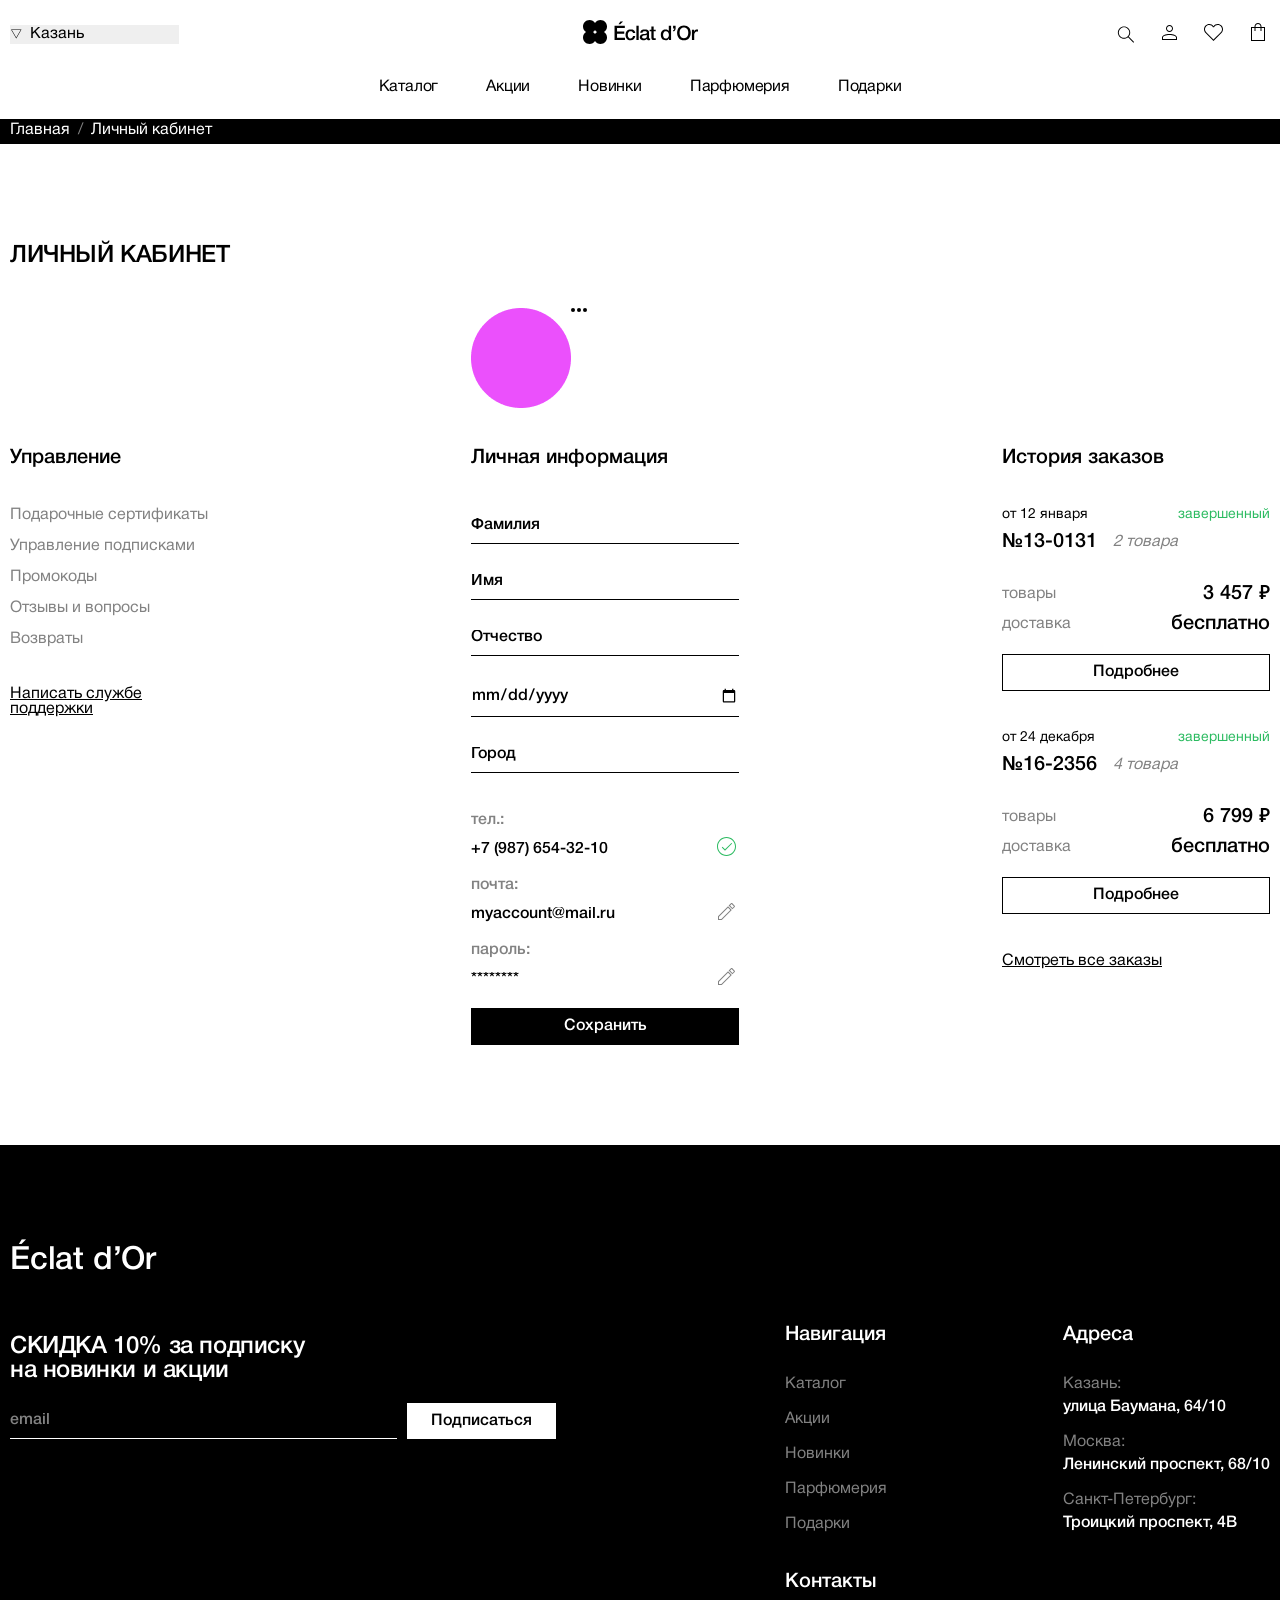
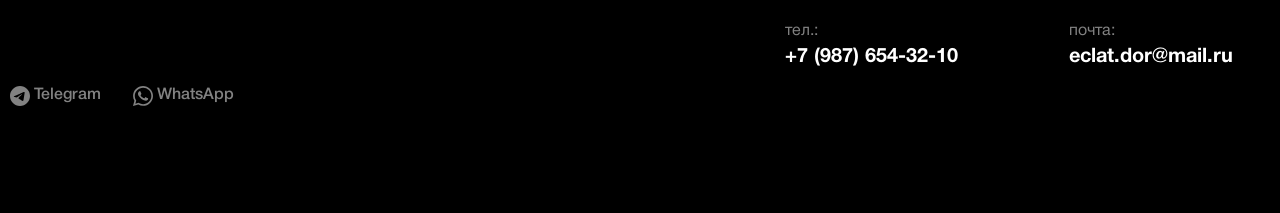
<file: pages/personal_account.html>
<!DOCTYPE html>
<html lang="ru">
<head>
    <meta charset="UTF-8">
    <meta name="viewport" content="width=device-width, initial-scale=1.0">
    <title>Личный кабинет</title>

    <link rel="stylesheet" href="../assets/css/style.css"">
    <link rel="shortcut icon" href="../assets/media/logotype/favicon.svg" type="image/x-icon">
</head>
<body>
    <!-- header start -->
    <header>
        <div class="header__top container-1400">
            <div class="city-selector">
                <svg width="12" height="12" viewBox="0 0 12 12" fill="none" xmlns="http://www.w3.org/2000/svg">
                    <path d="M11.5 1.49997L6.25 10.595L1 1.49997L11.5 1.49997ZM1.865 1.99997L6.25 9.59497L10.635 1.99997L1.865 1.99997Z" fill="black"/>
                </svg>       
                <select name="city" id="city">
                    <option value="kazan">Казань</option>
                    <option value="moscow">Москва</option>
                    <option value="spb">Санкт-Петербург</option>
                </select>
            </div>

            <a href="../index.html" class="logo">
                <img src="../assets/media/logotype/logotype.svg" alt="Éclat d'Or">
            </a>

            <div class="header-actions">
                <div class="search">
                    <input type="search" placeholder="Хочу купить">
                    <svg width="24" height="24" viewBox="0 0 24 24" fill="none" xmlns="http://www.w3.org/2000/svg">
                        <path d="M9.5 4C11.2239 4 12.8772 4.68482 14.0962 5.90381C15.3152 7.12279 16 8.77609 16 10.5C16 12.12 15.41 13.6 14.43 14.73L20.08 20.38L19.37 21.09L13.72 15.44C12.5452 16.4481 11.048 17.0016 9.5 17C7.77609 17 6.12279 16.3152 4.90381 15.0962C3.68482 13.8772 3 12.2239 3 10.5C3 8.77609 3.68482 7.12279 4.90381 5.90381C6.12279 4.68482 7.77609 4 9.5 4ZM9.5 5C8.04131 5 6.64236 5.57946 5.61091 6.61091C4.57946 7.64236 4 9.04131 4 10.5C4 11.9587 4.57946 13.3576 5.61091 14.3891C6.64236 15.4205 8.04131 16 9.5 16C10.2223 16 10.9375 15.8577 11.6048 15.5813C12.272 15.3049 12.8784 14.8998 13.3891 14.3891C13.8998 13.8784 14.3049 13.272 14.5813 12.6048C14.8577 11.9375 15 11.2223 15 10.5C15 9.77773 14.8577 9.06253 14.5813 8.39524C14.3049 7.72795 13.8998 7.12164 13.3891 6.61091C12.8784 6.10019 12.272 5.69506 11.6048 5.41866C10.9375 5.14226 10.2223 5 9.5 5Z" fill="black"/>                  
                    </svg>                    
                </div>
                <div class="user-actions">
                    <a href="../pages/personal_account.html" class="account">
                        <img src="../assets/media/icons/account.svg" alt="Личный кабинет">
                    </a>
                    <a href="/favorites" class="favorites">
                        <img src="../assets/media/icons/heart.svg" alt="Избранное">
                    </a>
                    <a href="/cart" class="cart">
                        <img src="../assets/media/icons/shopping-bag.svg" alt="Корзина">
                    </a>
                </div>
            </div>
        </div>
        <div class="header__menu container-1400">
            <ul class="menu__list">
                <li><a href="../pages/catalog.html">Каталог</a></li>
                <li><a href="../index.html">Акции</a></li>
                <li><a href="../index.html">Новинки</a></li>
                <li><a href="#">Парфюмерия</a></li>
                <li><a href="#">Подарки</a></li>
            </ul>
        </div>
    </header>
    <nav>
        <div class="navigation container-1400">
            <ul>
                <li><a href="../index.html">Главная</a></li>
                <li>/</li>
                <li><a href="../pages/personal_account.html">Личный кабинет</a></li>
            </ul>
        </div>
    </nav>
    <!-- header end -->

    <!-- account start -->
    <div class="personal-account container-1400">
        <h3>ЛИЧНЫЙ КАБИНЕТ</h3>
        <div class="account__info">
            <div class="account__management">
                <span class="account__title">Управление</span>
                <ol>
                    <li><a href="#">Подарочные сертификаты</a></li>
                    <li><a href="#">Управление подписками</a></li>
                    <li><a href="#">Промокоды</a></li>
                    <li><a href="#">Отзывы и вопросы</a></li>
                    <li><a href="#">Возвраты</a></li>
                </ol>
                <a href="#">Написать службе <br> поддержки</a>
            </div>
            <div class="account__personal-information">
                <div class="account__ava">
                    <img src="../assets/media/images/hero/ava.png" alt="ava">
                    <img src="../assets/media/icons/update.svg" alt="update">
                </div>
                <span class="account__title">Личная информация</span>
                <form>
                    <input type="text" placeholder="Фамилия">
                    <input type="text" placeholder="Имя">
                    <input type="text" placeholder="Отчество">
                    <input type="date" placeholder="дд/мм/гггг">
                    <input type="text" placeholder="Город">
                </form>
                <div class="account__personal-contacts">
                    <form>
                        <label>
                            <p>тел.:</p>
                            <input type="tel" placeholder="+7 (987) 654-32-10">
                            <img src="../assets/media/icons/check-circle.svg" alt="check">
                        </label>
                        <label>
                            <p>почта:</p>
                            <input type="email" placeholder="myaccount@mail.ru">
                            <img src="../assets/media/icons/pencil.svg" alt="pencil">
                        </label>
                        <label>
                            <p>пароль:</p>
                            <input type="password" placeholder="********">
                            <img src="../assets/media/icons/pencil.svg" alt="pencil">
                        </label>
                    </form>
                    <input type="submit" class="btn" value="Сохранить">
                </div>
            </div>
            <div class="account__history">
                <span class="account__title">История заказов</span>
                <div class="account__history-item">
                    <div class="account__history-date">
                        <p>от 12 января</p>
                        <p>завершенный</p>
                    </div>
                    <div class="account__number-order">
                        <span class="number">№13-0131</span>
                        <p>2 товара</p>
                    </div>
                    <div class="account__order">
                        <p>товары</p>
                        <span class="price">3 457 ₽</span>
                    </div>
                    <div class="account__order">
                        <p>доставка</p>
                        <span class="price">бесплатно</span>
                    </div>
                    <button class="more-detailed-history btn">Подробнее</button>
                </div>
                <div class="account__history-item">
                    <div class="account__history-date">
                        <p>от 24 декабря</p>
                        <p>завершенный</p>
                    </div>
                    <div class="account__number-order">
                        <span class="number">№16-2356</span>
                        <p>4 товара</p>
                    </div>
                    <div class="account__order">
                        <p>товары</p>
                        <span class="price">6 799 ₽</span>
                    </div>
                    <div class="account__order">
                        <p>доставка</p>
                        <span class="price">бесплатно</span>
                    </div>
                    <button class="more-detailed-history btn">Подробнее</button>
                </div>
                <a href="#" class="watch-all">Смотреть все заказы</a>
            </div>
        </div>
    </div>
    <!-- account end -->
    
    <!-- footer start -->
    <footer class="my-100">
        <div class="footer container-1400">
            <div class="footer__logo"><p>Éclat d’Or</p></div>
            <div class="footer__content">
                <div class="footer__left">
                    <div class="footer__mailing">
                        <h2><span class="uppercase">СКИДКА 10% </span> за подписку<br>
                            на новинки и акции
                        </h2>
                        <form>
                            <input class="footer__email" type="email" placeholder="email">
                            <input class="mailing_btn btn" type="submit" value="Подписаться">
                        </form>
                    </div>
                    <div class="footer__media">
                        <div class="footer__media-item">
                            <svg width="20" height="20" viewBox="0 0 20 20" xmlns="http://www.w3.org/2000/svg">
                                <g clip-path="url(#clip0_118_13)">
                                <path fill-rule="evenodd" clip-rule="evenodd" d="M20 10C20 15.5228 15.5228 20 10 20C4.47715 20 0 15.5228 0 10C0 4.47715 4.47715 0 10 0C15.5228 0 20 4.47715 20 10ZM10.3583 7.38312C9.37699 7.78811 7.42995 8.61365 4.51718 9.89091C4.04989 10.0778 3.80067 10.2647 3.76952 10.4361C3.72831 10.7383 4.11114 10.8588 4.62953 11.0219C4.69891 11.0438 4.77073 11.0664 4.84428 11.0903C5.3583 11.2616 6.04366 11.4641 6.40192 11.4641C6.72902 11.4641 7.08727 11.3395 7.49226 11.0591C10.2181 9.22113 11.62 8.28655 11.7134 8.27097C11.7757 8.25539 11.8536 8.23982 11.9159 8.28655C11.9696 8.32677 11.9655 8.40162 11.9633 8.44155C11.963 8.44801 11.9627 8.45355 11.9627 8.45789C11.9289 8.61564 10.5745 9.87388 9.7748 10.6168C9.46907 10.9008 9.24443 11.1095 9.20566 11.1526C9.12892 11.2315 9.05072 11.3062 8.97542 11.3783C8.50045 11.8325 8.14057 12.1767 8.98759 12.7414C9.44352 13.0398 9.79799 13.2809 10.1613 13.528C10.4807 13.7452 10.807 13.9671 11.215 14.2367C11.3343 14.3129 11.4486 14.3926 11.5602 14.4705C11.9735 14.7586 12.35 15.0212 12.8038 14.9844C13.0686 14.9532 13.349 14.704 13.4891 13.9563C13.8318 12.1962 14.4705 8.34885 14.6262 6.77564C14.6418 6.63546 14.6262 6.46412 14.6106 6.38624C14.5951 6.30835 14.5639 6.19932 14.4705 6.12144C14.3458 6.02798 14.1589 6.0124 14.081 6.0124C13.7072 6.02798 13.1309 6.23047 10.3583 7.38312Z"/>
                                </g>
                                <defs>
                                <clipPath id="clip0_118_13">
                                <rect width="20" height="20" fill="white"/>
                                </clipPath>
                                </defs>
                            </svg>
                            <p>Telegram</p>
                        </div>
                        <div class="footer__media-item">
                            <svg width="20" height="20" viewBox="0 0 20 20" fill="none" xmlns="http://www.w3.org/2000/svg">
                                <g clip-path="url(#clip0_118_18)">
                                <path fill-rule="evenodd" clip-rule="evenodd" d="M17.0859 2.90629C15.2061 1.03307 12.7059 0.000950389 10.042 0C4.55283 0 0.08547 4.44545 0.08356 9.90971C0.082605 11.6565 0.54147 13.3615 1.41288 14.8641L0 20L5.27909 18.6219C6.7335 19.4117 8.37128 19.8275 10.0377 19.828H10.042C15.5302 19.828 19.9981 15.382 20 9.91779C20.0009 7.26956 18.9662 4.77999 17.0859 2.90677V2.90629ZM10.042 18.1543H10.0387C8.55367 18.1539 7.09689 17.7566 5.82583 17.0063L5.52357 16.8276L2.39078 17.6454L3.22686 14.6056L3.03013 14.2938C2.20169 12.9823 1.76383 11.4664 1.76479 9.91021C1.7667 5.36876 5.47963 1.67363 10.0454 1.67363C12.2561 1.67459 14.3342 2.53232 15.8969 4.08953C17.4598 5.64627 18.3197 7.71624 18.3188 9.91685C18.3168 14.4588 14.6039 18.1539 10.042 18.1539V18.1543ZM14.5819 11.9854C14.3332 11.8614 13.1099 11.2626 12.8816 11.1799C12.6534 11.0972 12.4877 11.0559 12.322 11.3039C12.1563 11.552 11.6793 12.1099 11.5342 12.2748C11.389 12.4401 11.2438 12.4606 10.9951 12.3365C10.7463 12.2125 9.94461 11.9511 8.99394 11.1077C8.25433 10.4509 7.75483 9.64029 7.60972 9.39221C7.46456 9.14418 7.59444 9.01016 7.71856 8.88709C7.83028 8.7759 7.96733 8.59771 8.09194 8.45324C8.21661 8.30877 8.25767 8.20521 8.34072 8.04028C8.42383 7.87491 8.38228 7.7305 8.32022 7.60643C8.25811 7.48242 7.76061 6.26352 7.55289 5.76791C7.35089 5.28512 7.14561 5.3507 6.99328 5.34262C6.84811 5.33549 6.68244 5.33407 6.51628 5.33407C6.35011 5.33407 6.08078 5.39584 5.85256 5.6439C5.62433 5.89192 4.98162 6.49114 4.98162 7.70954C4.98162 8.92795 5.87311 10.106 5.99772 10.2714C6.12233 10.4367 7.75244 12.9377 10.2483 14.0107C10.8418 14.2658 11.3054 14.4184 11.6669 14.5324C12.2628 14.7211 12.8052 14.6945 13.234 14.6308C13.712 14.5595 14.7061 14.0316 14.9133 13.4532C15.1206 12.8749 15.1206 12.3788 15.0585 12.2757C14.9964 12.1726 14.8303 12.1103 14.5815 11.9863L14.5819 11.9854Z""/>
                                </g>
                                <defs>
                                <clipPath id="clip0_118_18">
                                <rect width="20" height="20" fill="white"/>
                                </clipPath>
                                </defs>
                            </svg>                     
                            <p>WhatsApp</p>
                        </div>
                    </div>
                </div>
                <div class="footer__right">
                    <div class="footer__navigation">
                        <h5>Навигация</h5>
                        <ol>
                            <li><a href="#">Каталог</a></li>
                            <li><a href="#">Акции</a></li>
                            <li><a href="#">Новинки</a></li>
                            <li><a href="#">Парфюмерия</a></li>
                            <li><a href="#">Подарки</a></li>
                        </ol>
                    </div>
                    <div class="footer__addres">
                        <h5>Адреса</h5>
                        <ol>
                            <li><p>Казань:</p><span class="sity-style">улица Баумана, 64/10</span></li>
                            <li><p>Москва:</p><span class="sity-style">Ленинский проспект, 68/10</span></li>
                            <li><p>Санкт-Петербург:</p><span class="sity-style">Троицкий проспект, 4В</span></li>    
                        </ol>
                    </div>
                    <div class="footer__contact">
                        <h5>Контакты</h5>
                        <ol>
                            <li><p>тел.:</p><a href="tel:+79876543210">+7 (987) 654-32-10</a></li>
                            <li><p>почта:</p><a href="mailto:eclat.dor@mail.ru">eclat.dor@mail.ru</a></li>
                        </ol>
                    </div>    
                </div>
            </div>
        </div>
    </footer>
    <!-- footer end -->
</body>
</html>
</file>
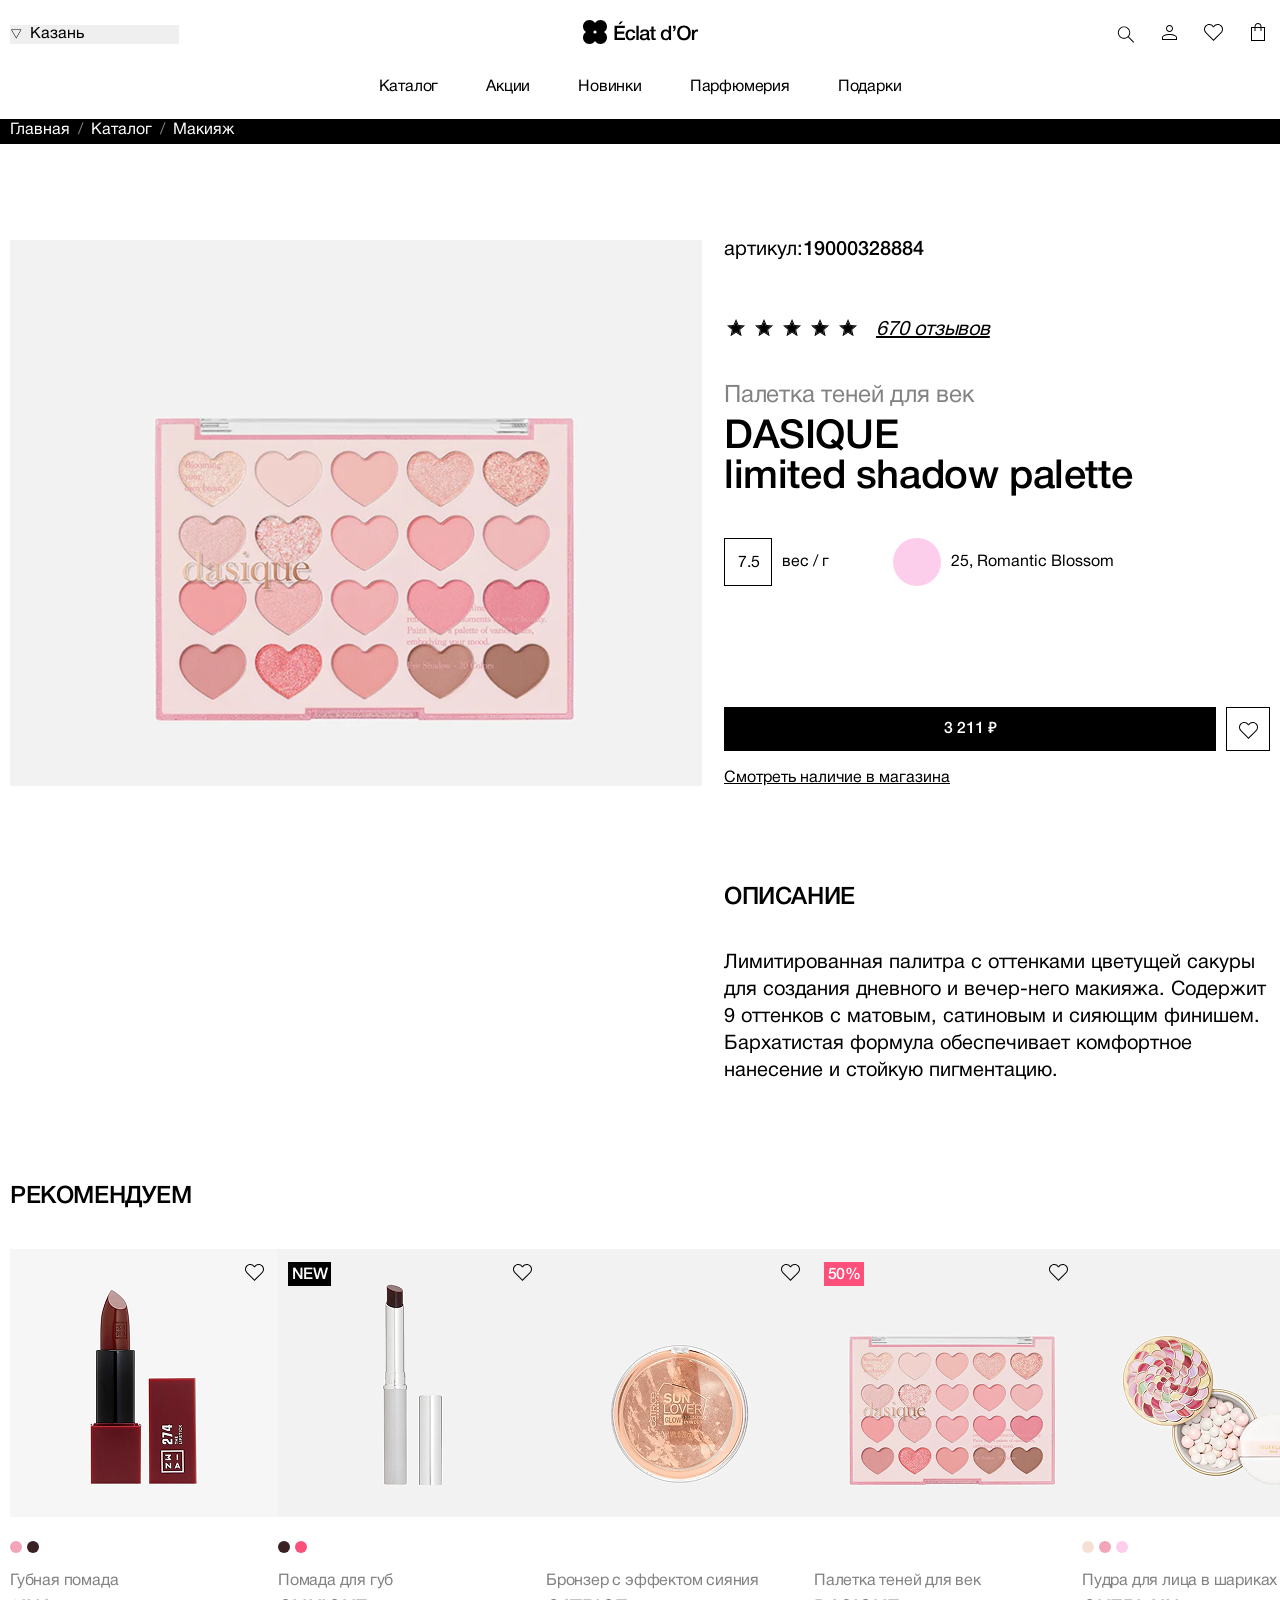
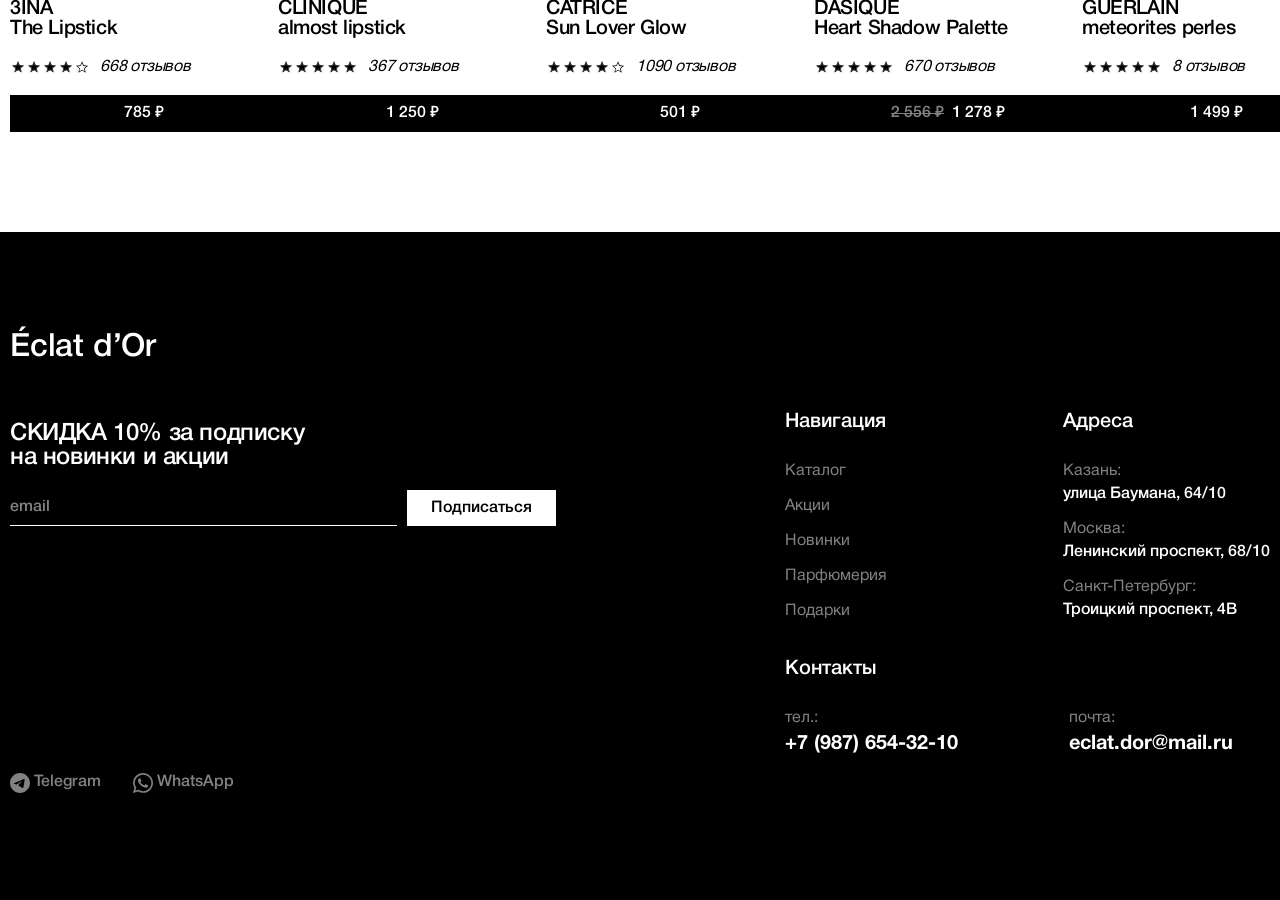
<file: pages/product_card.html>
<!DOCTYPE html>
<html lang="ru">
<head>
    <meta charset="UTF-8">
    <meta name="viewport" content="width=device-width, initial-scale=1.0">
    <title>Палетка теней для век</title>

    <link rel="stylesheet" href="../assets/css/style.css"">
    <link rel="shortcut icon" href="../assets/media/logotype/favicon.svg" type="image/x-icon">
</head>
<body>
    <!-- header start -->
    <header>
        <div class="header__top container-1400">
            <div class="city-selector">
                <svg width="12" height="12" viewBox="0 0 12 12" fill="none" xmlns="http://www.w3.org/2000/svg">
                    <path d="M11.5 1.49997L6.25 10.595L1 1.49997L11.5 1.49997ZM1.865 1.99997L6.25 9.59497L10.635 1.99997L1.865 1.99997Z" fill="black"/>
                </svg>       
                <select name="city" id="city">
                    <option value="kazan">Казань</option>
                    <option value="moscow">Москва</option>
                    <option value="spb">Санкт-Петербург</option>
                </select>
            </div>

            <a href="index.html" class="logo">
                <img src="../assets/media/logotype/logotype.svg" alt="Éclat d'Or">
            </a>

            <div class="header-actions">
                <div class="search">
                    <input type="search" placeholder="Хочу купить">
                    <svg width="24" height="24" viewBox="0 0 24 24" fill="none" xmlns="http://www.w3.org/2000/svg">
                        <path d="M9.5 4C11.2239 4 12.8772 4.68482 14.0962 5.90381C15.3152 7.12279 16 8.77609 16 10.5C16 12.12 15.41 13.6 14.43 14.73L20.08 20.38L19.37 21.09L13.72 15.44C12.5452 16.4481 11.048 17.0016 9.5 17C7.77609 17 6.12279 16.3152 4.90381 15.0962C3.68482 13.8772 3 12.2239 3 10.5C3 8.77609 3.68482 7.12279 4.90381 5.90381C6.12279 4.68482 7.77609 4 9.5 4ZM9.5 5C8.04131 5 6.64236 5.57946 5.61091 6.61091C4.57946 7.64236 4 9.04131 4 10.5C4 11.9587 4.57946 13.3576 5.61091 14.3891C6.64236 15.4205 8.04131 16 9.5 16C10.2223 16 10.9375 15.8577 11.6048 15.5813C12.272 15.3049 12.8784 14.8998 13.3891 14.3891C13.8998 13.8784 14.3049 13.272 14.5813 12.6048C14.8577 11.9375 15 11.2223 15 10.5C15 9.77773 14.8577 9.06253 14.5813 8.39524C14.3049 7.72795 13.8998 7.12164 13.3891 6.61091C12.8784 6.10019 12.272 5.69506 11.6048 5.41866C10.9375 5.14226 10.2223 5 9.5 5Z" fill="black"/>                  
                    </svg>                    
                </div>
                <div class="user-actions">
                    <a href="../pages/personal_account.html" class="account">
                        <img src="../assets/media/icons/account.svg" alt="Личный кабинет">
                    </a>
                    <a href="/favorites" class="favorites">
                        <img src="../assets/media/icons/heart.svg" alt="Избранное">
                    </a>
                    <a href="/cart" class="cart">
                        <img src="../assets/media/icons/shopping-bag.svg" alt="Корзина">
                    </a>
                </div>
            </div>
        </div>
        <div class="header__menu container-1400">
            <ul class="menu__list">
                <li><a href="../pages/catalog.html">Каталог</a></li>
                <li><a href="../index.html">Акции</a></li>
                <li><a href="../index.html">Новинки</a></li>
                <li><a href="#">Парфюмерия</a></li>
                <li><a href="#">Подарки</a></li>
            </ul>
        </div>
    </header>
    <nav>
        <div class="navigation container-1400">
            <ul>
                <li><a href="../index.html">Главная</a></li>
                <li>/</li>
                <li><a href="../pages/catalog.html">Каталог</a></li>
                <li>/</li>
                <li><a href="../pages/catalog.html">Макияж</a></li>
            </ul>
        </div>
    </nav>
    <!-- header end -->

    <!-- card start -->
    <div class="card container-1400 my-100">
        <div class="card__img">
            <img src="../assets/media/images/products/product_crad.png" alt="card">
        </div>
        <div class="card__info">
            <p class="article-number">артикул:<span class="article">19000328884</span></p>
            <div class="product-reviews">
                <div class="product-reviews-stars">
                    <img src="../assets/media/icons/star.svg" alt="start">
                    <img src="../assets/media/icons/star.svg" alt="start">
                    <img src="../assets/media/icons/star.svg" alt="start">
                    <img src="../assets/media/icons/star.svg" alt="start">
                    <img src="../assets/media/icons/star.svg" alt="start">
                </div>
                <p>670 отзывов</p>
            </div>
            <p class="category">Палетка теней для век</p>
            <h2><span class="uppercase">Dasique</span><br>limited shadow palette</h2>
            <div class="card__mini-info">
                <div class="card__mini-info-item">
                    <div class="card__mini-info-graf">
                        <p>7.5</p>
                    </div>
                    <p>вес / г</p>
                </div>
                <div class="card__mini-info-item">
                    <div class="card__mini-info-graff">
                    </div>
                    <p>25, Romantic Blossom</p>
                </div>
            </div>
            <div class="card__btn">
                <button class="buy btn">3 211 ₽</button>
                <button class="card-favourites btn">
                    <svg width="24" height="24" viewBox="0 0 24 24" fill="none" xmlns="http://www.w3.org/2000/svg">
                        <path d="M4.24 12.25C3.84461 11.8572 3.53134 11.3897 3.31845 10.8747C3.10556 10.3596 2.99731 9.80733 3 9.25002C3 8.12285 3.44777 7.04184 4.2448 6.24481C5.04183 5.44778 6.12283 5.00002 7.25 5.00002C8.83 5.00002 10.21 5.86002 10.94 7.14002H12.06C12.4311 6.48908 12.9681 5.94811 13.6163 5.57219C14.2645 5.19628 15.0007 4.99886 15.75 5.00002C16.8772 5.00002 17.9582 5.44778 18.7552 6.24481C19.5522 7.04184 20 8.12285 20 9.25002C20 10.42 19.5 11.5 18.76 12.25L11.5 19.5L4.24 12.25ZM19.46 12.96C20.41 12 21 10.7 21 9.25002C21 7.85763 20.4469 6.52227 19.4623 5.53771C18.4777 4.55314 17.1424 4.00002 15.75 4.00002C14 4.00002 12.45 4.85002 11.5 6.17002C11.0151 5.49652 10.3766 4.94834 9.63748 4.57095C8.89835 4.19356 8.0799 3.99784 7.25 4.00002C5.85761 4.00002 4.52226 4.55314 3.53769 5.53771C2.55312 6.52227 2 7.85763 2 9.25002C2 10.7 2.59 12 3.54 12.96L11.5 20.92L19.46 12.96Z" fill="black"/>
                        <path d="M4.24 12.25C3.84461 11.8572 3.53134 11.3897 3.31845 10.8747C3.10556 10.3596 2.99731 9.80733 3 9.25002C3 8.12285 3.44777 7.04184 4.2448 6.24481C5.04183 5.44778 6.12283 5.00002 7.25 5.00002C8.83 5.00002 10.21 5.86002 10.94 7.14002H12.06C12.4311 6.48908 12.9681 5.94811 13.6163 5.57219C14.2645 5.19628 15.0007 4.99886 15.75 5.00002C16.8772 5.00002 17.9582 5.44778 18.7552 6.24481C19.5522 7.04184 20 8.12285 20 9.25002C20 10.42 19.5 11.5 18.76 12.25L11.5 19.5L4.24 12.25Z" fill="black" fill-opacity="0"/>
                    </svg>        
                </button>
            </div>
            <span class="link">Смотреть наличие в магазина</span>
            <h3 class="my-100">ОПИСАНИЕ</h3>
            <p class="card__description">Лимитированная палитра с оттенками цветущей сакуры <br> для создания дневного и вечер-него макияжа. Содержит <br> 9 оттенков с матовым, сатиновым и сияющим финишем. <br> Бархатистая формула обеспечивает комфортное <br> нанесение и стойкую пигментацию.</p>
        </div>
    </div>
    <!-- card end -->

    <!-- recommendations start -->
    <div class="recommendations container-1400 my-100">
        <h3>РЕКОМЕНДУЕМ</h3>
        <div class="recommendations-catalog__products">
            <!-- card-01 -->
            <div class="new__products-card">
                <div class="products-card-top">
                    <div class="label">
                    </div>
                    <button class="favourites-product btn">
                        <svg width="24" height="24" viewBox="0 0 24 24" fill="none" xmlns="http://www.w3.org/2000/svg">
                            <path d="M4.24 12.25C3.84461 11.8572 3.53134 11.3897 3.31845 10.8747C3.10556 10.3596 2.99731 9.80733 3 9.25002C3 8.12285 3.44777 7.04184 4.2448 6.24481C5.04183 5.44778 6.12283 5.00002 7.25 5.00002C8.83 5.00002 10.21 5.86002 10.94 7.14002H12.06C12.4311 6.48908 12.9681 5.94811 13.6163 5.57219C14.2645 5.19628 15.0007 4.99886 15.75 5.00002C16.8772 5.00002 17.9582 5.44778 18.7552 6.24481C19.5522 7.04184 20 8.12285 20 9.25002C20 10.42 19.5 11.5 18.76 12.25L11.5 19.5L4.24 12.25ZM19.46 12.96C20.41 12 21 10.7 21 9.25002C21 7.85763 20.4469 6.52227 19.4623 5.53771C18.4777 4.55314 17.1424 4.00002 15.75 4.00002C14 4.00002 12.45 4.85002 11.5 6.17002C11.0151 5.49652 10.3766 4.94834 9.63748 4.57095C8.89835 4.19356 8.0799 3.99784 7.25 4.00002C5.85761 4.00002 4.52226 4.55314 3.53769 5.53771C2.55312 6.52227 2 7.85763 2 9.25002C2 10.7 2.59 12 3.54 12.96L11.5 20.92L19.46 12.96Z" fill="black"/>
                            <path d="M4.24 12.25C3.84461 11.8572 3.53134 11.3897 3.31845 10.8747C3.10556 10.3596 2.99731 9.80733 3 9.25002C3 8.12285 3.44777 7.04184 4.2448 6.24481C5.04183 5.44778 6.12283 5.00002 7.25 5.00002C8.83 5.00002 10.21 5.86002 10.94 7.14002H12.06C12.4311 6.48908 12.9681 5.94811 13.6163 5.57219C14.2645 5.19628 15.0007 4.99886 15.75 5.00002C16.8772 5.00002 17.9582 5.44778 18.7552 6.24481C19.5522 7.04184 20 8.12285 20 9.25002C20 10.42 19.5 11.5 18.76 12.25L11.5 19.5L4.24 12.25Z" fill="black" fill-opacity="0"/>
                        </svg>              
                    </button>
                </div>
                <img src="../assets/media/images/products/catalog-product-01.png" alt="product">
                <div class="products-filter-color">
                    <div class="color" style="--filter-color: rgba(242, 165, 185, 1);"></div>
                    <div class="color" style="--filter-color: rgba(58, 34, 36, 1);"></div>
                </div>
                <p class="category">Губная помада</p>
                <h2><span class="uppercase">3INA</span><br>The Lipstick</h2>
                <div class="product-reviews">
                    <div class="product-reviews-stars">
                        <img src="../assets/media/icons/star.svg" alt="start">
                        <img src="../assets/media/icons/star.svg" alt="start">
                        <img src="../assets/media/icons/star.svg" alt="start">
                        <img src="../assets/media/icons/star.svg" alt="start">
                        <img src="../assets/media/icons/star-light.svg" alt="start">
                    </div>
                    <p>668 отзывов</p>
                </div>
                <button class="buy btn">785 ₽</button>
            </div>
            <!-- card-02 -->
            <div class="new__products-card">
                <div class="products-card-top">
                    <div class="label">
                        <p>new</p>
                    </div>
                    <button class="favourites-product btn">
                        <svg width="24" height="24" viewBox="0 0 24 24" fill="none" xmlns="http://www.w3.org/2000/svg">
                            <path d="M4.24 12.25C3.84461 11.8572 3.53134 11.3897 3.31845 10.8747C3.10556 10.3596 2.99731 9.80733 3 9.25002C3 8.12285 3.44777 7.04184 4.2448 6.24481C5.04183 5.44778 6.12283 5.00002 7.25 5.00002C8.83 5.00002 10.21 5.86002 10.94 7.14002H12.06C12.4311 6.48908 12.9681 5.94811 13.6163 5.57219C14.2645 5.19628 15.0007 4.99886 15.75 5.00002C16.8772 5.00002 17.9582 5.44778 18.7552 6.24481C19.5522 7.04184 20 8.12285 20 9.25002C20 10.42 19.5 11.5 18.76 12.25L11.5 19.5L4.24 12.25ZM19.46 12.96C20.41 12 21 10.7 21 9.25002C21 7.85763 20.4469 6.52227 19.4623 5.53771C18.4777 4.55314 17.1424 4.00002 15.75 4.00002C14 4.00002 12.45 4.85002 11.5 6.17002C11.0151 5.49652 10.3766 4.94834 9.63748 4.57095C8.89835 4.19356 8.0799 3.99784 7.25 4.00002C5.85761 4.00002 4.52226 4.55314 3.53769 5.53771C2.55312 6.52227 2 7.85763 2 9.25002C2 10.7 2.59 12 3.54 12.96L11.5 20.92L19.46 12.96Z" fill="black"/>
                            <path d="M4.24 12.25C3.84461 11.8572 3.53134 11.3897 3.31845 10.8747C3.10556 10.3596 2.99731 9.80733 3 9.25002C3 8.12285 3.44777 7.04184 4.2448 6.24481C5.04183 5.44778 6.12283 5.00002 7.25 5.00002C8.83 5.00002 10.21 5.86002 10.94 7.14002H12.06C12.4311 6.48908 12.9681 5.94811 13.6163 5.57219C14.2645 5.19628 15.0007 4.99886 15.75 5.00002C16.8772 5.00002 17.9582 5.44778 18.7552 6.24481C19.5522 7.04184 20 8.12285 20 9.25002C20 10.42 19.5 11.5 18.76 12.25L11.5 19.5L4.24 12.25Z" fill="black" fill-opacity="0"/>
                        </svg>              
                    </button>
                </div>
                <img src="../assets/media/images/products/catalog-product-02.png" alt="product">
                <div class="products-filter-color">
                    <div class="color" style="--filter-color: rgba(58, 34, 36, 1);"></div>
                    <div class="color" style="--filter-color: rgba(252, 80, 123, 1);"></div>
                </div>
                <p class="category">Помада для губ</p>
                <h2><span class="uppercase">Clinique </span><br>almost lipstick</h2>
                <div class="product-reviews">
                    <div class="product-reviews-stars">
                        <img src="../assets/media/icons/star.svg" alt="start">
                        <img src="../assets/media/icons/star.svg" alt="start">
                        <img src="../assets/media/icons/star.svg" alt="start">
                        <img src="../assets/media/icons/star.svg" alt="start">
                        <img src="../assets/media/icons/star.svg" alt="start">
                    </div>
                    <p>367 отзывов</p>
                </div>
                <button class="buy btn">1 250 ₽</button>
            </div>
            <!-- card-03 -->
            <div class="new__products-card">
                <div class="products-card-top">
                    <div class="label">
                    </div>
                    <button class="favourites-product btn">
                        <svg width="24" height="24" viewBox="0 0 24 24" fill="none" xmlns="http://www.w3.org/2000/svg">
                            <path d="M4.24 12.25C3.84461 11.8572 3.53134 11.3897 3.31845 10.8747C3.10556 10.3596 2.99731 9.80733 3 9.25002C3 8.12285 3.44777 7.04184 4.2448 6.24481C5.04183 5.44778 6.12283 5.00002 7.25 5.00002C8.83 5.00002 10.21 5.86002 10.94 7.14002H12.06C12.4311 6.48908 12.9681 5.94811 13.6163 5.57219C14.2645 5.19628 15.0007 4.99886 15.75 5.00002C16.8772 5.00002 17.9582 5.44778 18.7552 6.24481C19.5522 7.04184 20 8.12285 20 9.25002C20 10.42 19.5 11.5 18.76 12.25L11.5 19.5L4.24 12.25ZM19.46 12.96C20.41 12 21 10.7 21 9.25002C21 7.85763 20.4469 6.52227 19.4623 5.53771C18.4777 4.55314 17.1424 4.00002 15.75 4.00002C14 4.00002 12.45 4.85002 11.5 6.17002C11.0151 5.49652 10.3766 4.94834 9.63748 4.57095C8.89835 4.19356 8.0799 3.99784 7.25 4.00002C5.85761 4.00002 4.52226 4.55314 3.53769 5.53771C2.55312 6.52227 2 7.85763 2 9.25002C2 10.7 2.59 12 3.54 12.96L11.5 20.92L19.46 12.96Z" fill="black"/>
                            <path d="M4.24 12.25C3.84461 11.8572 3.53134 11.3897 3.31845 10.8747C3.10556 10.3596 2.99731 9.80733 3 9.25002C3 8.12285 3.44777 7.04184 4.2448 6.24481C5.04183 5.44778 6.12283 5.00002 7.25 5.00002C8.83 5.00002 10.21 5.86002 10.94 7.14002H12.06C12.4311 6.48908 12.9681 5.94811 13.6163 5.57219C14.2645 5.19628 15.0007 4.99886 15.75 5.00002C16.8772 5.00002 17.9582 5.44778 18.7552 6.24481C19.5522 7.04184 20 8.12285 20 9.25002C20 10.42 19.5 11.5 18.76 12.25L11.5 19.5L4.24 12.25Z" fill="black" fill-opacity="0"/>
                        </svg>              
                    </button>
                </div>
                <img src="../assets/media/images/products/catalog-product-03.png" alt="product">
                <div class="products-filter-color">
                    <div class="color"></div>
                    <div class="color"></div>
                </div>
                <p class="category">Бронзер с эффектом сияния</p>
                <h2><span class="uppercase">Catrice</span><br>Sun Lover Glow</h2>
                <div class="product-reviews">
                    <div class="product-reviews-stars">
                        <img src="../assets/media/icons/star.svg" alt="start">
                        <img src="../assets/media/icons/star.svg" alt="start">
                        <img src="../assets/media/icons/star.svg" alt="start">
                        <img src="../assets/media/icons/star.svg" alt="start">
                        <img src="../assets/media/icons/star-light.svg" alt="start">
                    </div>
                    <p>1090 отзывов</p>
                </div>
                <button class="buy btn">501 ₽</button>
            </div>
            <!-- card-04 -->
            <div class="new__products-card label-card">
                <div class="products-card-top">
                    <div class="label" style="--bg-label: rgba(252, 80, 123, 1);">
                        <p>50%</p>
                    </div>
                    <button class="favourites-product btn">
                        <svg width="24" height="24" viewBox="0 0 24 24" fill="none" xmlns="http://www.w3.org/2000/svg">
                            <path d="M4.24 12.25C3.84461 11.8572 3.53134 11.3897 3.31845 10.8747C3.10556 10.3596 2.99731 9.80733 3 9.25002C3 8.12285 3.44777 7.04184 4.2448 6.24481C5.04183 5.44778 6.12283 5.00002 7.25 5.00002C8.83 5.00002 10.21 5.86002 10.94 7.14002H12.06C12.4311 6.48908 12.9681 5.94811 13.6163 5.57219C14.2645 5.19628 15.0007 4.99886 15.75 5.00002C16.8772 5.00002 17.9582 5.44778 18.7552 6.24481C19.5522 7.04184 20 8.12285 20 9.25002C20 10.42 19.5 11.5 18.76 12.25L11.5 19.5L4.24 12.25ZM19.46 12.96C20.41 12 21 10.7 21 9.25002C21 7.85763 20.4469 6.52227 19.4623 5.53771C18.4777 4.55314 17.1424 4.00002 15.75 4.00002C14 4.00002 12.45 4.85002 11.5 6.17002C11.0151 5.49652 10.3766 4.94834 9.63748 4.57095C8.89835 4.19356 8.0799 3.99784 7.25 4.00002C5.85761 4.00002 4.52226 4.55314 3.53769 5.53771C2.55312 6.52227 2 7.85763 2 9.25002C2 10.7 2.59 12 3.54 12.96L11.5 20.92L19.46 12.96Z" fill="black"/>
                            <path d="M4.24 12.25C3.84461 11.8572 3.53134 11.3897 3.31845 10.8747C3.10556 10.3596 2.99731 9.80733 3 9.25002C3 8.12285 3.44777 7.04184 4.2448 6.24481C5.04183 5.44778 6.12283 5.00002 7.25 5.00002C8.83 5.00002 10.21 5.86002 10.94 7.14002H12.06C12.4311 6.48908 12.9681 5.94811 13.6163 5.57219C14.2645 5.19628 15.0007 4.99886 15.75 5.00002C16.8772 5.00002 17.9582 5.44778 18.7552 6.24481C19.5522 7.04184 20 8.12285 20 9.25002C20 10.42 19.5 11.5 18.76 12.25L11.5 19.5L4.24 12.25Z" fill="black" fill-opacity="0"/>
                        </svg>              
                    </button>
                </div>
                <img src="../assets/media/images/products/catalog-product-04.png" alt="product">
                <div class="products-filter-color">
                    <div class="color"></div>
                    <div class="color"></div>
                </div>
                <p class="category">Палетка теней для век</p>
                <h2><span class="uppercase">Dasique</span><br>Heart Shadow Palette</h2>
                <div class="product-reviews">
                    <div class="product-reviews-stars">
                        <img src="../assets/media/icons/star.svg" alt="start">
                        <img src="../assets/media/icons/star.svg" alt="start">
                        <img src="../assets/media/icons/star.svg" alt="start">
                        <img src="../assets/media/icons/star.svg" alt="start">
                        <img src="../assets/media/icons/star.svg" alt="start">
                    </div>
                    <p>670 отзывов</p>
                </div>
                <a href="../pages/product_card.html"><button class="buy btn"><span class="line-through">2 556 ₽</span>1 278 ₽</button></a>
            </div>
            <!-- card-05 -->
            <div class="new__products-card">
                <div class="products-card-top">
                    <div class="label">
                    </div>
                    <button class="favourites-product btn">
                        <svg width="24" height="24" viewBox="0 0 24 24" fill="none" xmlns="http://www.w3.org/2000/svg">
                            <path d="M4.24 12.25C3.84461 11.8572 3.53134 11.3897 3.31845 10.8747C3.10556 10.3596 2.99731 9.80733 3 9.25002C3 8.12285 3.44777 7.04184 4.2448 6.24481C5.04183 5.44778 6.12283 5.00002 7.25 5.00002C8.83 5.00002 10.21 5.86002 10.94 7.14002H12.06C12.4311 6.48908 12.9681 5.94811 13.6163 5.57219C14.2645 5.19628 15.0007 4.99886 15.75 5.00002C16.8772 5.00002 17.9582 5.44778 18.7552 6.24481C19.5522 7.04184 20 8.12285 20 9.25002C20 10.42 19.5 11.5 18.76 12.25L11.5 19.5L4.24 12.25ZM19.46 12.96C20.41 12 21 10.7 21 9.25002C21 7.85763 20.4469 6.52227 19.4623 5.53771C18.4777 4.55314 17.1424 4.00002 15.75 4.00002C14 4.00002 12.45 4.85002 11.5 6.17002C11.0151 5.49652 10.3766 4.94834 9.63748 4.57095C8.89835 4.19356 8.0799 3.99784 7.25 4.00002C5.85761 4.00002 4.52226 4.55314 3.53769 5.53771C2.55312 6.52227 2 7.85763 2 9.25002C2 10.7 2.59 12 3.54 12.96L11.5 20.92L19.46 12.96Z" fill="black"/>
                            <path d="M4.24 12.25C3.84461 11.8572 3.53134 11.3897 3.31845 10.8747C3.10556 10.3596 2.99731 9.80733 3 9.25002C3 8.12285 3.44777 7.04184 4.2448 6.24481C5.04183 5.44778 6.12283 5.00002 7.25 5.00002C8.83 5.00002 10.21 5.86002 10.94 7.14002H12.06C12.4311 6.48908 12.9681 5.94811 13.6163 5.57219C14.2645 5.19628 15.0007 4.99886 15.75 5.00002C16.8772 5.00002 17.9582 5.44778 18.7552 6.24481C19.5522 7.04184 20 8.12285 20 9.25002C20 10.42 19.5 11.5 18.76 12.25L11.5 19.5L4.24 12.25Z" fill="black" fill-opacity="0"/>
                        </svg>              
                    </button>
                </div>
                <img src="../assets/media/images/products/catalog-product-05.png" alt="product">
                <div class="products-filter-color">
                    <div class="color" style="--filter-color: rgba(245, 224, 213, 1);"></div>
                    <div class="color" style="--filter-color: rgba(242, 165, 185, 1);"></div>
                    <div class="color" style="--filter-color: rgba(253, 206, 236, 1);"></div>
                </div>
                <p class="category">Пудра для лица в шариках</p>
                <h2><span class="uppercase">Guerlain</span><br>meteorites perles</h2>
                <div class="product-reviews">
                    <div class="product-reviews-stars">
                        <img src="../assets/media/icons/star.svg" alt="start">
                        <img src="../assets/media/icons/star.svg" alt="start">
                        <img src="../assets/media/icons/star.svg" alt="start">
                        <img src="../assets/media/icons/star.svg" alt="start">
                        <img src="../assets/media/icons/star.svg" alt="start">
                    </div>
                    <p>8 отзывов</p>
                </div>
                <button class="buy btn">1 499 ₽</button>
            </div>
        </div>
    </div>
    <!-- recommendations end -->

    <!-- footer start -->
    <footer class="my-100">
        <div class="footer container-1400">
            <div class="footer__logo"><p>Éclat d’Or</p></div>
            <div class="footer__content">
                <div class="footer__left">
                    <div class="footer__mailing">
                        <h2><span class="uppercase">СКИДКА 10% </span> за подписку<br>
                            на новинки и акции
                        </h2>
                        <form>
                            <input class="footer__email" type="email" placeholder="email">
                            <input class="mailing_btn btn" type="submit" value="Подписаться">
                        </form>
                    </div>
                    <div class="footer__media">
                        <div class="footer__media-item">
                            <svg width="20" height="20" viewBox="0 0 20 20" xmlns="http://www.w3.org/2000/svg">
                                <g clip-path="url(#clip0_118_13)">
                                <path fill-rule="evenodd" clip-rule="evenodd" d="M20 10C20 15.5228 15.5228 20 10 20C4.47715 20 0 15.5228 0 10C0 4.47715 4.47715 0 10 0C15.5228 0 20 4.47715 20 10ZM10.3583 7.38312C9.37699 7.78811 7.42995 8.61365 4.51718 9.89091C4.04989 10.0778 3.80067 10.2647 3.76952 10.4361C3.72831 10.7383 4.11114 10.8588 4.62953 11.0219C4.69891 11.0438 4.77073 11.0664 4.84428 11.0903C5.3583 11.2616 6.04366 11.4641 6.40192 11.4641C6.72902 11.4641 7.08727 11.3395 7.49226 11.0591C10.2181 9.22113 11.62 8.28655 11.7134 8.27097C11.7757 8.25539 11.8536 8.23982 11.9159 8.28655C11.9696 8.32677 11.9655 8.40162 11.9633 8.44155C11.963 8.44801 11.9627 8.45355 11.9627 8.45789C11.9289 8.61564 10.5745 9.87388 9.7748 10.6168C9.46907 10.9008 9.24443 11.1095 9.20566 11.1526C9.12892 11.2315 9.05072 11.3062 8.97542 11.3783C8.50045 11.8325 8.14057 12.1767 8.98759 12.7414C9.44352 13.0398 9.79799 13.2809 10.1613 13.528C10.4807 13.7452 10.807 13.9671 11.215 14.2367C11.3343 14.3129 11.4486 14.3926 11.5602 14.4705C11.9735 14.7586 12.35 15.0212 12.8038 14.9844C13.0686 14.9532 13.349 14.704 13.4891 13.9563C13.8318 12.1962 14.4705 8.34885 14.6262 6.77564C14.6418 6.63546 14.6262 6.46412 14.6106 6.38624C14.5951 6.30835 14.5639 6.19932 14.4705 6.12144C14.3458 6.02798 14.1589 6.0124 14.081 6.0124C13.7072 6.02798 13.1309 6.23047 10.3583 7.38312Z"/>
                                </g>
                                <defs>
                                <clipPath id="clip0_118_13">
                                <rect width="20" height="20" fill="white"/>
                                </clipPath>
                                </defs>
                            </svg>
                            <p>Telegram</p>
                        </div>
                        <div class="footer__media-item">
                            <svg width="20" height="20" viewBox="0 0 20 20" fill="none" xmlns="http://www.w3.org/2000/svg">
                                <g clip-path="url(#clip0_118_18)">
                                <path fill-rule="evenodd" clip-rule="evenodd" d="M17.0859 2.90629C15.2061 1.03307 12.7059 0.000950389 10.042 0C4.55283 0 0.08547 4.44545 0.08356 9.90971C0.082605 11.6565 0.54147 13.3615 1.41288 14.8641L0 20L5.27909 18.6219C6.7335 19.4117 8.37128 19.8275 10.0377 19.828H10.042C15.5302 19.828 19.9981 15.382 20 9.91779C20.0009 7.26956 18.9662 4.77999 17.0859 2.90677V2.90629ZM10.042 18.1543H10.0387C8.55367 18.1539 7.09689 17.7566 5.82583 17.0063L5.52357 16.8276L2.39078 17.6454L3.22686 14.6056L3.03013 14.2938C2.20169 12.9823 1.76383 11.4664 1.76479 9.91021C1.7667 5.36876 5.47963 1.67363 10.0454 1.67363C12.2561 1.67459 14.3342 2.53232 15.8969 4.08953C17.4598 5.64627 18.3197 7.71624 18.3188 9.91685C18.3168 14.4588 14.6039 18.1539 10.042 18.1539V18.1543ZM14.5819 11.9854C14.3332 11.8614 13.1099 11.2626 12.8816 11.1799C12.6534 11.0972 12.4877 11.0559 12.322 11.3039C12.1563 11.552 11.6793 12.1099 11.5342 12.2748C11.389 12.4401 11.2438 12.4606 10.9951 12.3365C10.7463 12.2125 9.94461 11.9511 8.99394 11.1077C8.25433 10.4509 7.75483 9.64029 7.60972 9.39221C7.46456 9.14418 7.59444 9.01016 7.71856 8.88709C7.83028 8.7759 7.96733 8.59771 8.09194 8.45324C8.21661 8.30877 8.25767 8.20521 8.34072 8.04028C8.42383 7.87491 8.38228 7.7305 8.32022 7.60643C8.25811 7.48242 7.76061 6.26352 7.55289 5.76791C7.35089 5.28512 7.14561 5.3507 6.99328 5.34262C6.84811 5.33549 6.68244 5.33407 6.51628 5.33407C6.35011 5.33407 6.08078 5.39584 5.85256 5.6439C5.62433 5.89192 4.98162 6.49114 4.98162 7.70954C4.98162 8.92795 5.87311 10.106 5.99772 10.2714C6.12233 10.4367 7.75244 12.9377 10.2483 14.0107C10.8418 14.2658 11.3054 14.4184 11.6669 14.5324C12.2628 14.7211 12.8052 14.6945 13.234 14.6308C13.712 14.5595 14.7061 14.0316 14.9133 13.4532C15.1206 12.8749 15.1206 12.3788 15.0585 12.2757C14.9964 12.1726 14.8303 12.1103 14.5815 11.9863L14.5819 11.9854Z""/>
                                </g>
                                <defs>
                                <clipPath id="clip0_118_18">
                                <rect width="20" height="20" fill="white"/>
                                </clipPath>
                                </defs>
                            </svg>                     
                            <p>WhatsApp</p>
                        </div>
                    </div>
                </div>
                <div class="footer__right">
                    <div class="footer__navigation">
                        <h5>Навигация</h5>
                        <ol>
                            <li><a href="#">Каталог</a></li>
                            <li><a href="#">Акции</a></li>
                            <li><a href="#">Новинки</a></li>
                            <li><a href="#">Парфюмерия</a></li>
                            <li><a href="#">Подарки</a></li>
                        </ol>
                    </div>
                    <div class="footer__addres">
                        <h5>Адреса</h5>
                        <ol>
                            <li><p>Казань:</p><span class="sity-style">улица Баумана, 64/10</span></li>
                            <li><p>Москва:</p><span class="sity-style">Ленинский проспект, 68/10</span></li>
                            <li><p>Санкт-Петербург:</p><span class="sity-style">Троицкий проспект, 4В</span></li>    
                        </ol>
                    </div>
                    <div class="footer__contact">
                        <h5>Контакты</h5>
                        <ol>
                            <li><p>тел.:</p><a href="tel:+79876543210">+7 (987) 654-32-10</a></li>
                            <li><p>почта:</p><a href="mailto:eclat.dor@mail.ru">eclat.dor@mail.ru</a></li>
                        </ol>
                    </div>    
                </div>
            </div>
        </div>
    </footer>
    <!-- footer end -->
</body>
</html>
</file>
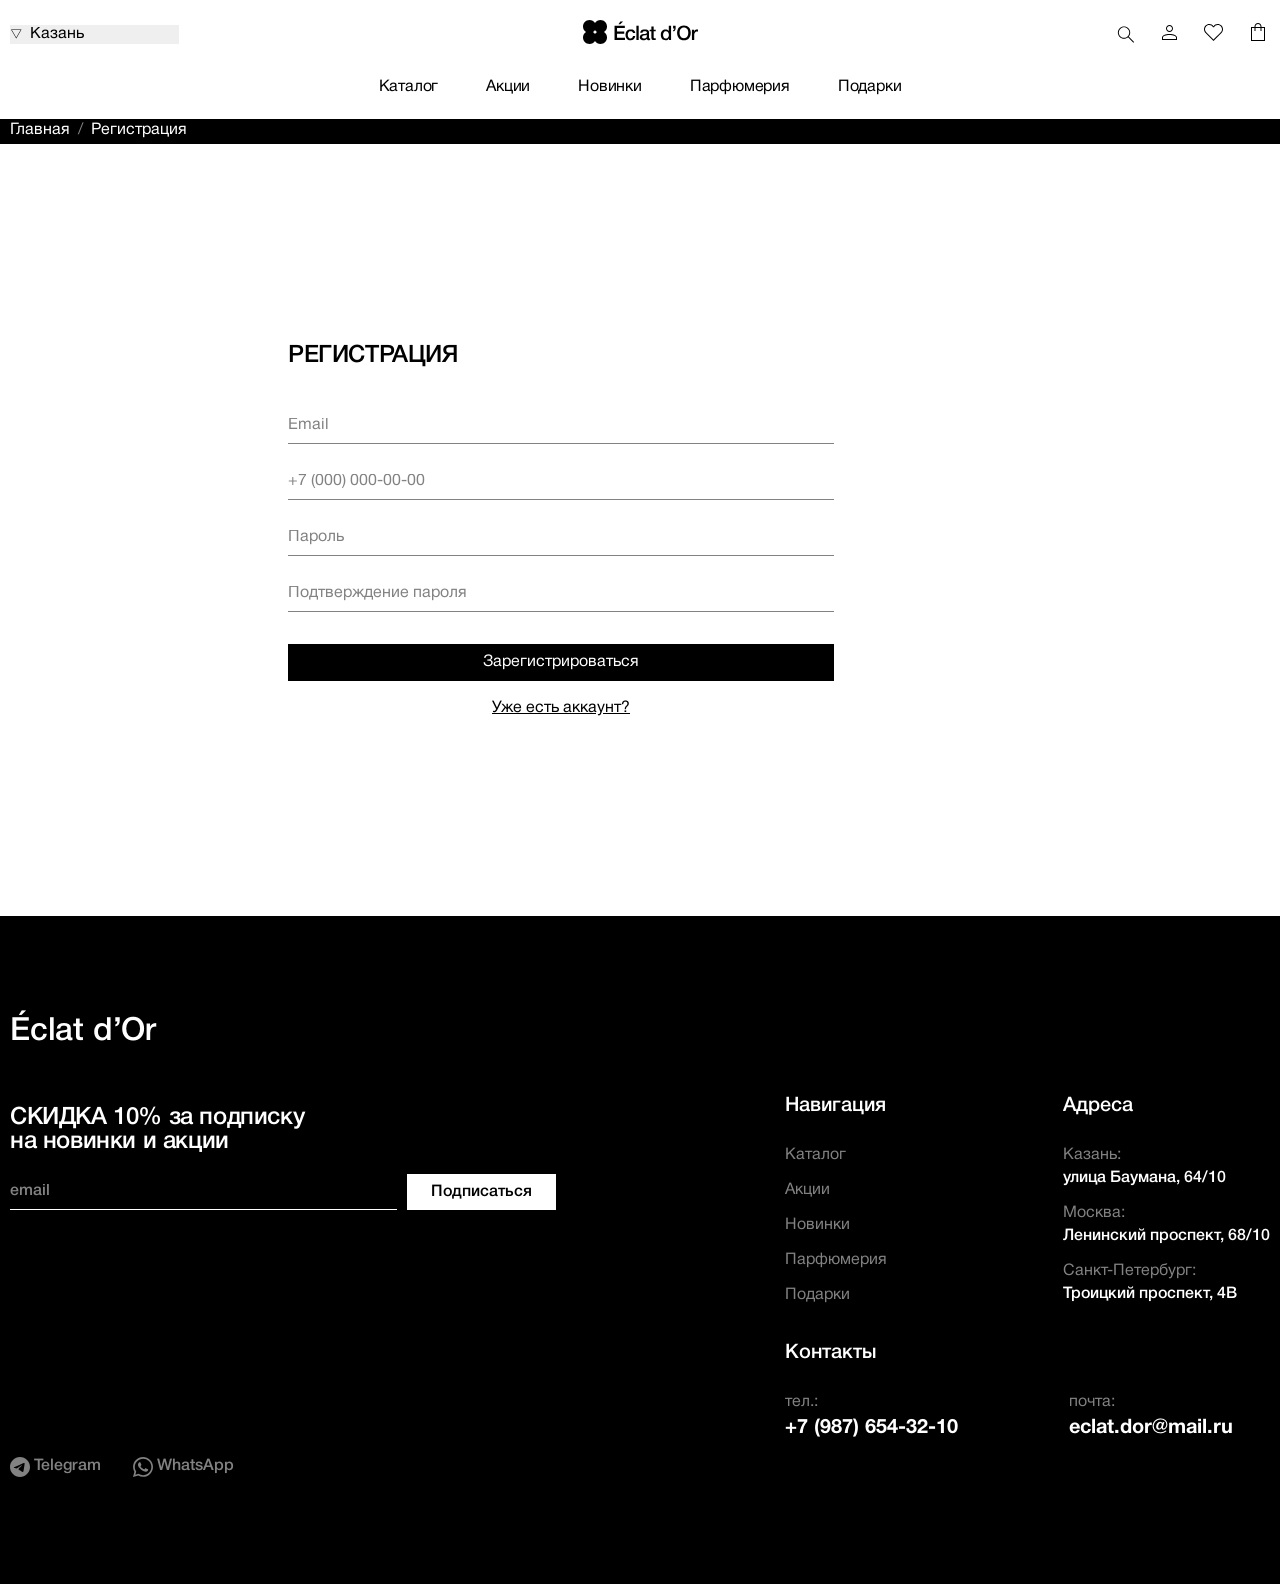
<file: pages/registration.html>
<!DOCTYPE html>
<html lang="ru">
<head>
    <meta charset="UTF-8">
    <meta name="viewport" content="width=device-width, initial-scale=1.0">
    <title>Регистрация</title>

    <link rel="stylesheet" href="../assets/css/style.css"">
    <link rel="shortcut icon" href="../assets/media/logotype/favicon.svg" type="image/x-icon">
</head>
<body>
    <!-- header start -->
    <header>
        <div class="header__top container-1400">
            <div class="city-selector">
                <svg width="12" height="12" viewBox="0 0 12 12" fill="none" xmlns="http://www.w3.org/2000/svg">
                    <path d="M11.5 1.49997L6.25 10.595L1 1.49997L11.5 1.49997ZM1.865 1.99997L6.25 9.59497L10.635 1.99997L1.865 1.99997Z" fill="black"/>
                </svg>       
                <select name="city" id="city">
                    <option value="kazan">Казань</option>
                    <option value="moscow">Москва</option>
                    <option value="spb">Санкт-Петербург</option>
                </select>
            </div>

            <a href="../index.html" class="logo">
                <img src="../assets/media/logotype/logotype.svg" alt="Éclat d'Or">
            </a>

            <div class="header-actions">
                <div class="search">
                    <input type="search" placeholder="Хочу купить">
                    <svg width="24" height="24" viewBox="0 0 24 24" fill="none" xmlns="http://www.w3.org/2000/svg">
                        <path d="M9.5 4C11.2239 4 12.8772 4.68482 14.0962 5.90381C15.3152 7.12279 16 8.77609 16 10.5C16 12.12 15.41 13.6 14.43 14.73L20.08 20.38L19.37 21.09L13.72 15.44C12.5452 16.4481 11.048 17.0016 9.5 17C7.77609 17 6.12279 16.3152 4.90381 15.0962C3.68482 13.8772 3 12.2239 3 10.5C3 8.77609 3.68482 7.12279 4.90381 5.90381C6.12279 4.68482 7.77609 4 9.5 4ZM9.5 5C8.04131 5 6.64236 5.57946 5.61091 6.61091C4.57946 7.64236 4 9.04131 4 10.5C4 11.9587 4.57946 13.3576 5.61091 14.3891C6.64236 15.4205 8.04131 16 9.5 16C10.2223 16 10.9375 15.8577 11.6048 15.5813C12.272 15.3049 12.8784 14.8998 13.3891 14.3891C13.8998 13.8784 14.3049 13.272 14.5813 12.6048C14.8577 11.9375 15 11.2223 15 10.5C15 9.77773 14.8577 9.06253 14.5813 8.39524C14.3049 7.72795 13.8998 7.12164 13.3891 6.61091C12.8784 6.10019 12.272 5.69506 11.6048 5.41866C10.9375 5.14226 10.2223 5 9.5 5Z" fill="black"/>                  
                    </svg>                    
                </div>
                <div class="user-actions">
                    <a href="../pages/personal_account.html" class="account">
                        <img src="../assets/media/icons/account.svg" alt="Личный кабинет">
                    </a>
                    <a href="/favorites" class="favorites">
                        <img src="../assets/media/icons/heart.svg" alt="Избранное">
                    </a>
                    <a href="/cart" class="cart">
                        <img src="../assets/media/icons/shopping-bag.svg" alt="Корзина">
                    </a>
                </div>
            </div>
        </div>
        <div class="header__menu container-1400">
            <ul class="menu__list">
                <li><a href="../pages/catalog.html">Каталог</a></li>
                <li><a href="../index.html">Акции</a></li>
                <li><a href="../index.html">Новинки</a></li>
                <li><a href="#">Парфюмерия</a></li>
                <li><a href="#">Подарки</a></li>
            </ul>
        </div>
    </header>
    <nav>
        <div class="navigation container-1400">
            <ul>
                <li><a href="../index.html">Главная</a></li>
                <li>/</li>
                <li><a href="../pages/registration.html">Регистрация</a></li>
            </ul>
        </div>
    </nav>
    <!-- header end -->

    <!-- registation start -->
    <div class="registation container-1400">
        <h3>регистрация</h3>

        <form>
            <input type="email" placeholder="Email">
            <input type="tel" placeholder="+7 (000) 000-00-00">
            <input type="password" placeholder="Пароль">
            <input type="password" placeholder="Подтверждение пароля">
            <input type="submit" class="btn" value="Зарегистрироваться">
            <a href="../pages/authorization.html">Уже есть аккаунт?</a>
        </form>

    </div>
    <!-- registation end -->

    <!-- footer start -->
    <footer class="my-100">
        <div class="footer container-1400">
            <div class="footer__logo"><p>Éclat d’Or</p></div>
            <div class="footer__content">
                <div class="footer__left">
                    <div class="footer__mailing">
                        <h2><span class="uppercase">СКИДКА 10% </span> за подписку<br>
                            на новинки и акции
                        </h2>
                        <form>
                            <input class="footer__email" type="email" placeholder="email">
                            <input class="mailing_btn btn" type="submit" value="Подписаться">
                        </form>
                    </div>
                    <div class="footer__media">
                        <div class="footer__media-item">
                            <svg width="20" height="20" viewBox="0 0 20 20" xmlns="http://www.w3.org/2000/svg">
                                <g clip-path="url(#clip0_118_13)">
                                <path fill-rule="evenodd" clip-rule="evenodd" d="M20 10C20 15.5228 15.5228 20 10 20C4.47715 20 0 15.5228 0 10C0 4.47715 4.47715 0 10 0C15.5228 0 20 4.47715 20 10ZM10.3583 7.38312C9.37699 7.78811 7.42995 8.61365 4.51718 9.89091C4.04989 10.0778 3.80067 10.2647 3.76952 10.4361C3.72831 10.7383 4.11114 10.8588 4.62953 11.0219C4.69891 11.0438 4.77073 11.0664 4.84428 11.0903C5.3583 11.2616 6.04366 11.4641 6.40192 11.4641C6.72902 11.4641 7.08727 11.3395 7.49226 11.0591C10.2181 9.22113 11.62 8.28655 11.7134 8.27097C11.7757 8.25539 11.8536 8.23982 11.9159 8.28655C11.9696 8.32677 11.9655 8.40162 11.9633 8.44155C11.963 8.44801 11.9627 8.45355 11.9627 8.45789C11.9289 8.61564 10.5745 9.87388 9.7748 10.6168C9.46907 10.9008 9.24443 11.1095 9.20566 11.1526C9.12892 11.2315 9.05072 11.3062 8.97542 11.3783C8.50045 11.8325 8.14057 12.1767 8.98759 12.7414C9.44352 13.0398 9.79799 13.2809 10.1613 13.528C10.4807 13.7452 10.807 13.9671 11.215 14.2367C11.3343 14.3129 11.4486 14.3926 11.5602 14.4705C11.9735 14.7586 12.35 15.0212 12.8038 14.9844C13.0686 14.9532 13.349 14.704 13.4891 13.9563C13.8318 12.1962 14.4705 8.34885 14.6262 6.77564C14.6418 6.63546 14.6262 6.46412 14.6106 6.38624C14.5951 6.30835 14.5639 6.19932 14.4705 6.12144C14.3458 6.02798 14.1589 6.0124 14.081 6.0124C13.7072 6.02798 13.1309 6.23047 10.3583 7.38312Z"/>
                                </g>
                                <defs>
                                <clipPath id="clip0_118_13">
                                <rect width="20" height="20" fill="white"/>
                                </clipPath>
                                </defs>
                            </svg>
                            <p>Telegram</p>
                        </div>
                        <div class="footer__media-item">
                            <svg width="20" height="20" viewBox="0 0 20 20" fill="none" xmlns="http://www.w3.org/2000/svg">
                                <g clip-path="url(#clip0_118_18)">
                                <path fill-rule="evenodd" clip-rule="evenodd" d="M17.0859 2.90629C15.2061 1.03307 12.7059 0.000950389 10.042 0C4.55283 0 0.08547 4.44545 0.08356 9.90971C0.082605 11.6565 0.54147 13.3615 1.41288 14.8641L0 20L5.27909 18.6219C6.7335 19.4117 8.37128 19.8275 10.0377 19.828H10.042C15.5302 19.828 19.9981 15.382 20 9.91779C20.0009 7.26956 18.9662 4.77999 17.0859 2.90677V2.90629ZM10.042 18.1543H10.0387C8.55367 18.1539 7.09689 17.7566 5.82583 17.0063L5.52357 16.8276L2.39078 17.6454L3.22686 14.6056L3.03013 14.2938C2.20169 12.9823 1.76383 11.4664 1.76479 9.91021C1.7667 5.36876 5.47963 1.67363 10.0454 1.67363C12.2561 1.67459 14.3342 2.53232 15.8969 4.08953C17.4598 5.64627 18.3197 7.71624 18.3188 9.91685C18.3168 14.4588 14.6039 18.1539 10.042 18.1539V18.1543ZM14.5819 11.9854C14.3332 11.8614 13.1099 11.2626 12.8816 11.1799C12.6534 11.0972 12.4877 11.0559 12.322 11.3039C12.1563 11.552 11.6793 12.1099 11.5342 12.2748C11.389 12.4401 11.2438 12.4606 10.9951 12.3365C10.7463 12.2125 9.94461 11.9511 8.99394 11.1077C8.25433 10.4509 7.75483 9.64029 7.60972 9.39221C7.46456 9.14418 7.59444 9.01016 7.71856 8.88709C7.83028 8.7759 7.96733 8.59771 8.09194 8.45324C8.21661 8.30877 8.25767 8.20521 8.34072 8.04028C8.42383 7.87491 8.38228 7.7305 8.32022 7.60643C8.25811 7.48242 7.76061 6.26352 7.55289 5.76791C7.35089 5.28512 7.14561 5.3507 6.99328 5.34262C6.84811 5.33549 6.68244 5.33407 6.51628 5.33407C6.35011 5.33407 6.08078 5.39584 5.85256 5.6439C5.62433 5.89192 4.98162 6.49114 4.98162 7.70954C4.98162 8.92795 5.87311 10.106 5.99772 10.2714C6.12233 10.4367 7.75244 12.9377 10.2483 14.0107C10.8418 14.2658 11.3054 14.4184 11.6669 14.5324C12.2628 14.7211 12.8052 14.6945 13.234 14.6308C13.712 14.5595 14.7061 14.0316 14.9133 13.4532C15.1206 12.8749 15.1206 12.3788 15.0585 12.2757C14.9964 12.1726 14.8303 12.1103 14.5815 11.9863L14.5819 11.9854Z""/>
                                </g>
                                <defs>
                                <clipPath id="clip0_118_18">
                                <rect width="20" height="20" fill="white"/>
                                </clipPath>
                                </defs>
                            </svg>                     
                            <p>WhatsApp</p>
                        </div>
                    </div>
                </div>
                <div class="footer__right">
                    <div class="footer__navigation">
                        <h5>Навигация</h5>
                        <ol>
                            <li><a href="#">Каталог</a></li>
                            <li><a href="#">Акции</a></li>
                            <li><a href="#">Новинки</a></li>
                            <li><a href="#">Парфюмерия</a></li>
                            <li><a href="#">Подарки</a></li>
                        </ol>
                    </div>
                    <div class="footer__addres">
                        <h5>Адреса</h5>
                        <ol>
                            <li><p>Казань:</p><span class="sity-style">улица Баумана, 64/10</span></li>
                            <li><p>Москва:</p><span class="sity-style">Ленинский проспект, 68/10</span></li>
                            <li><p>Санкт-Петербург:</p><span class="sity-style">Троицкий проспект, 4В</span></li>    
                        </ol>
                    </div>
                    <div class="footer__contact">
                        <h5>Контакты</h5>
                        <ol>
                            <li><p>тел.:</p><a href="tel:+79876543210">+7 (987) 654-32-10</a></li>
                            <li><p>почта:</p><a href="mailto:eclat.dor@mail.ru">eclat.dor@mail.ru</a></li>
                        </ol>
                    </div>    
                </div>
            </div>
        </div>
    </footer>
    <!-- footer end -->
</body>
</html>
</file>
<file: assets/css/style.css>
@font-face {
    font-family: 'Helvetica';
    src: url(../fonts/helvetica_regular.otf);
    font-weight: 300;
}

@font-face {
    font-family: 'Helvetica';
    src: url(../fonts/helvetica_bold.otf);
    font-weight: 600;
}

@font-face {
    font-family: 'Helvetica_Neue';
    src: url(../fonts/HelveticaNeue-Roman.otf);
    font-weight: 300;
}

@font-face {
    font-family: 'Helvetica_Neue';
    src: url(../fonts/HelveticaNeue-Medium.otf);
    font-weight: 400;
}

@font-face {
    font-family: 'Helvetica_Neue';
    src: url(../fonts/HelveticaNeue-Bold.otf);
    font-weight: 600;
}

* {
    padding: 0;
    margin: 0;
    box-sizing: border-box;
    text-decoration: none;
    list-style: none;
    outline: none;
    scroll-behavior: smooth;
    font-family: 'Helvetica_Neue';
    transition: all .5s;
}

:root {
    --primary-color: rgba(255, 255, 255, 1); 
    --secondary-color: rgba(0, 0, 0, 1); 
    --accent-color: rgba(130, 130, 130, 1);
    --font-size-base: 16px; 
    --font-size-lg: 20px; 
    --font-size-xl: 24px; 
}
  
.container-1400 {
    margin: 0 auto;
    max-width: 1400px;
    padding: 0 10px;
}

.my-100 {
    margin-top: 100px;
}

.btn {
    border: 1px solid transparent;
    background-color: transparent;
    font-size: var(--font-size-base);
    cursor: pointer;
}

/* header start */
header {
    position: fixed;
    top: 0;
    right: 0;
    left: 0;
    z-index: 100;
    background-color: var(--primary-color);
    height: 119px;
    padding: 20px 0;
}

nav {
    position: fixed;
    top: 119px;
    right: 0;
    left: 0;
    z-index: 100; 
    padding: 4px 0;
}

.navigation ul {
    display: flex;
    gap: 8px;
}

.navigation ul li {
    color: var(--accent-color);
    font-weight: 300;
    font-size: var(--font-size-base);
}

.navigation ul li a{
    color: var(--primary-color);
    font-weight: 300;
    font-size: var(--font-size-base);
}

.header__top {
    display: flex;
    justify-content: space-between;
    align-items: center;
    height: 28px;
}

.city-selector,
.header-actions {
    width: 400px;
}

.city-selector {
    position: relative;
    display: flex;
    align-items: center;
    gap: 8px;
}

.city-selector select {
    height: 19px;
    border: none;
    padding: 0 20px;
    appearance: none;
    color: var(--secondary-color);
    font-size: var(--font-size-base);
    font-weight: 300;
    cursor: pointer;
}

.city-selector svg {
    position: absolute;
    cursor: pointer;
}

.header-actions {
    display: flex;
    align-items: center;
    justify-content: space-between;
}

.search svg {
    cursor: pointer;
}

.search {
    width: 268px;
    height: 28px;
    display: flex;
    align-items: center;
    justify-content: space-between;
    border-bottom: 1px solid transparent; /* прозрачность */
}

.search input[type=search] {
    border: none;
    width: 258px;
    height: 16px;
    opacity: 0%; /* прозрачность */
}

.search input[type=search]::placeholder {
    font-size: var(--font-size-base);
    font-weight: 300;
    cursor: var(--accent-color);
}

.user-actions {
    display: flex;
    align-items: center;
    gap: 20px;
}

.user-actions a {
    cursor: pointer;
}

.header__menu {
    margin-top: 32px;
    display: flex;
    justify-content: center;
}

.menu__list {
    display: flex;
    gap: 48px;
}

.menu__list a {
    color: var(--secondary-color);
    font-size: var(--font-size-base);
    font-weight: 300;
    letter-spacing: -0.2px;
}

.menu__list a:hover {
    color: var(--accent-color);
}

nav {
    height: 25px;
    background-color: var(--secondary-color);
}
/* header end */

/* hero start */
.hero {
    margin-top: 140px;
    background: url(../media/images/hero/hero.png) no-repeat center/cover;
    height: 900px;
    padding: 390px 0 100px 0;
}

.hero__content {
    display: flex;
    justify-content: space-between;
    align-items: center;
}

h1 {
    font-size: 64px;
    color: var(--primary-color);
    letter-spacing: -0.2px;
    line-height: 130%;
    font-weight: 600;
}

.uppercase {
    text-transform: uppercase;
}

.bold {
    font-weight: 600;
    color: var(--primary-color);
}

.hero__description {
    margin-top: 24px;
    font-size: 32px;
    color: rgba(224, 224, 224, 1);
    letter-spacing: -0.2px;
    line-height: 110%;
    font-weight: 300;
}

.hero__sales {
    position: relative;
    width: 546px;
    height: 410px;
}

.hero__products {
    display: flex;
    gap: 10px;
}

.hero__products-card {
    position: relative;
    height: 364px;
    width: 268px;
}

.favourites {
    position: absolute;
    z-index: 2;
    top: 10px;
    right: 10px;
}

.favourites:hover svg path {
    fill: var(--accent-color);
}

.favourites:focus svg path {
    fill-opacity: 1;
}

.category {
    margin-top: 20px;
    font-size: var(--font-size-base);
    font-weight: 300;
    letter-spacing: -0.2px;
    line-height: 100%;
    color: rgba(224, 224, 224, 1);
}

h2 {
    margin-top: 10px;
    font-size: var(--font-size-lg);
    font-weight: 400;
    letter-spacing: -0.4px;
    line-height: 100%;
    color: var(--primary-color);
}

.into-a-basket {
    margin-top: 20px;
    width: 546px;
    padding: 10px 0;
    background-color: var(--primary-color);
    color: var(--secondary-color);
    font-size: var(--font-size-base);
    font-weight: 400;
    letter-spacing: -0.2px;
    line-height: 100%;
}

.into-a-basket:hover {
    background-color: var(--secondary-color);
    color: var(--primary-color);
}

.unification {
    position: absolute;
    z-index: 1;
    padding: 24px;
    width: 80px;
    height: 80px;
    border-radius: 100px;
    background-color: var(--primary-color);
    top: 137px;
    left: 233px;
}
/* hero end */

/* banner start */
.banner {
    margin-top: 140px;
    background-color: rgba(247, 247, 247, 1);
    height: 300px;
    display: flex;
    align-items: center;
    justify-content: center;
}

h6 {
    text-align: center;
    color: var(--secondary-color);
    font-size: 32px;
    text-transform: uppercase;
    font-weight: 400;
    letter-spacing: -0.4px;
    margin-bottom: 20px;
}

.banner__content p {
    text-align: center;
    font-size: var(--font-size-base);
    color: var(--accent-color);
    font-weight: 300;
}
/* banner end */

/* segmentation start */
.segmentation {
    margin-top: 40px;
}

.segmentation__item {
    display: flex;
    flex-wrap: wrap;
    margin-top: 40px;
    gap: 10px;
}

.choice-segmentation {
    width: 268px;
    padding: 10px 0;
    border: 1px solid var(--secondary-color);
    color: var(--secondary-color);
}

.choice-segmentation:hover {
    color: var(--primary-color);
    background-color: var(--secondary-color);
}

.choice-segmentation:focus {
    color: var(--primary-color);
    background-color: var(--secondary-color);
}
/* segmentation end */

/* new start */
.new__title {
    display: flex;
    align-items: center;
    justify-content: space-between;
}

h3 {
    color: var(--secondary-color);
    font-size: var(--font-size-xl);
    text-transform: uppercase;
    font-weight: 400;
    letter-spacing: -0.4px;
}

.pagination {
    display: flex;
    align-items: center;
    gap: 20px;
}

.pagination svg:nth-child(2):hover {
    transform: translateX(10px);
    cursor: pointer;
}

.new__products {
    margin-top: 40px;
    display: flex;
    justify-content: space-between;
}

.new__products .new__products-card {
    position: relative;
    width: 268px;
    height: 478px;
}

.new__products .new__products-card:nth-child(3) {
    width: 546px;
    height: 478px;
}

.new__products .new__products-card:nth-child(3) .buy {
    width: 546px;
}

.products-card-top {
    position: absolute;
    top: 10px;
    left: 10px;
    right: 10px;
    display: flex;
    justify-content: space-between;
    align-items: center;
}

.label p {
    padding: 4px;
    background-color: var(--secondary-color);
    color: var(--primary-color);
    font-size: var(--font-size-base);
    letter-spacing: -0.6px;
    font-weight: 400;
    line-height: 120%;
    text-transform: uppercase;
    height: 24px;
}

.catalog__products-card-04 .label p {
    background-color: var(--bg-label);
}

.catalog__products-card-08 .label p {
    background-color: var(--bg-label);
}

.catalog__products-card-10 .label p {
    background-color: var(--bg-label);
}

.label-card .label p {
    background-color: var(--bg-label);
}

.favourites-product:hover svg path {
    fill: var(--accent-color);
}

.favourites-product:focus svg path {
    fill-opacity: 1;
}

.products-filter-color {
    display: flex;
    gap: 5px;
    margin-top: 20px;
}

.color {
    background: var(--filter-color);
    border-radius: 100px;
    height: 12px;
    width: 12px;
}

.new__products-card .category {
    font-size: var(--font-size-base);
    color: var(--accent-color);
    line-height: 100%;
    letter-spacing: -0.2px;
    font-weight: 300;
}

.new__products-card h2 {
    color: var(--secondary-color);
}

.new .product-reviews {
    display: flex;
    gap: 10px;
    align-items: center;
    margin: 20px 0;
}

.new .product-reviews-stars {
    display: flex;
    gap: 0;
}

.new .product-reviews-stars img {
   width: 16px;
   height: 16px;
}

.new .product-reviews p {
    font-style: italic;
    font-size: var(--font-size-base);
    line-height: auto;
    letter-spacing: -0.2px;
    color: var(--secondary-color);
    font-weight: 300;
}

.buy {
    padding: 10px 0;
    width: 268px;
    background-color: var(--secondary-color);
    color: var(--primary-color);
}

.buy:hover {
    background-color: var(--accent-color);
}
/* new end */

/* catalog start */
.catalog__filtering {
    margin: 40px 0;
    display: flex;
    justify-content: space-between;
}

.catalog__all-filters {
    display: flex;
    align-items: center;
    gap: 8px;
    height: 24px;
    width: 268px;
}

.catalog__all-filters p {
    color: var(--secondary-color);
    font-size: var(--font-size-base);
    font-weight: 300;
    letter-spacing: -0.2px;
}

.catalog__name-of-filters {
    font-size: var(--font-size-base);
    color: var(--accent-color);
    font-weight: 300;
    letter-spacing: -0.2px;
    line-height: 100%;
    margin-bottom: 8px;
}

.category-filter {
    display: flex;
    flex-direction: column;
    gap: 8px;
    margin-left: 8px;
}

.catalog__name-category {
    color: var(--secondary-color);
    font-size: var(--font-size-base);
    font-weight: 300;
    letter-spacing: -0.2px;
}

.filter-item {
    display: flex;
    gap: 8px;
}

.filter-item input[type=checkbox] {
    border-radius: 0px;
    background-color: transparent;
    border: 1px solid rgba(224, 224, 224, 1);
    accent-color: rgba(224, 224, 224, 1);
    width: 16px;
    height: 16px;
}

.catalog__category {
    margin-top: 6px;
    width: 268px;
}

.catalog__price {
    width: 268px;
}

.price-inputs {
    display: flex;
    gap: 10px;
}

.field input[type=number] {
    width: 129px;
    height: 36px;
    padding: 10px;
    border: 1px solid rgba(224, 224, 224, 1);
    font-size: var(--font-size-base);
}

.field span {
    color: rgba(224, 224, 224, 1);
}

.field {
    display: flex;
    gap: 4px;
    align-items: center;
}

.catalog__block {
    width: 268px;
}

.catalog__filtering .search {
    border-bottom: 1px solid rgba(224, 224, 224, 1);   
}

.catalog__filtering .search input[type=search]::placeholder {
    opacity: 100%
}

.catalog__filtering .search input[type=search] {
    opacity: 100%; 
}

.field .search input[type=search] {
    opacity: 100%; 
}

.catalog__products {
    display: grid;
    grid-template-columns: repeat(5, 1fr);
    grid-template-rows: repeat(3, 1fr);
    grid-column-gap: 10px;
    grid-row-gap: 10px;
}
    
.catalog__products-card-01 { grid-area: 1 / 1 / 2 / 2; }
.catalog__products-card-02 { grid-area: 1 / 2 / 2 / 3; }
.catalog__products-card-03 { grid-area: 1 / 3 / 2 / 4; }
.catalog__products-card-04 { grid-area: 1 / 4 / 2 / 5; }
.catalog__products-card-05 { grid-area: 1 / 5 / 2 / 6; }
.catalog__products-card-06 { grid-area: 2 / 1 / 3 / 2; }
.catalog__products-card-07 { grid-area: 2 / 2 / 3 / 3; }
.catalog__products-card-08 { grid-area: 2 / 3 / 3 / 4; }
.catalog__products-card-09 { grid-area: 2 / 4 / 4 / 6; }
.catalog__products-card-10 { grid-area: 3 / 1 / 4 / 2; }
.catalog__products-card-11 { grid-area: 3 / 2 / 4 / 3; }
.catalog__products-card-12 { grid-area: 3 / 3 / 4 / 4; }


.catalog__products .product-reviews {
    display: flex;
    gap: 10px;
    align-items: center;
    margin: 20px 0;
}

.catalog__products .product-reviews-stars {
    display: flex;
    gap: 0;
}

.catalog__products .product-reviews-stars img {
    width: 16px;
    height: 16px;
}

.catalog__products .product-reviews p {
    font-style: italic;
    font-size: var(--font-size-base);
    line-height: auto;
    letter-spacing: -0.2px;
    color: var(--secondary-color);
    font-weight: 300;
}

.catalog__products .new__products-card {
    position: relative;
    width: 268px;
    height: 478px;
    margin-bottom: 6px;
}

.video_card {
    position: relative;
    width: 546px;
    height: 766px;
    overflow: hidden;
}

video {
    width: 1120px;
    position: absolute;
    left: -300px;
}

.catalog__products-card-09 .buy{
    width: 546px;
}

.go-catalog {
    margin-top: 20px;
    width: 1380px;
    padding: 10px 0;
    border: 1px solid var(--secondary-color);
}

.go-catalog:hover {
    background-color: var(--secondary-color);
    color: var(--primary-color);
}

.line-through {
    text-decoration: line-through;
    margin-right: 8px;
    color: var(--accent-color);
}
/* catalog end */

/* offers start */
.slider {
    margin-top: 40px;
    display: flex;
    gap: 10px;
    width: 1380px;
    overflow: hidden;
}

.slider__item {
    position: relative;
    display: flex;
    flex-direction: column;
    gap: 20px;
}

.slider__item .label {
    position: absolute;
    top: 10px;
    left: 10px;
}

.slider__item .label p {
    background-color: var(--bg-label);
}

.slider__info {
    display: flex;
    justify-content: space-between;
}

h4 {
    font-size: var(--font-size-xl);
    color: var(--secondary-color);
    font-weight: 400;
    line-height: 120%;
}

.data {
    font-size: var(--font-size-lg);
    font-weight: 300;
    color: var(--accent-color);
    letter-spacing: -0.4px;
}

.more-detailed {
    width: 546px;
    padding: 10px 0;
    border: 1px solid var(--secondary-color);
}

.more-detailed:hover {
    background-color: var(--secondary-color);
    color: var(--primary-color);
}
/* offers end */

/* card start */
.card {
    margin-top: 240px;
    display: flex;
    justify-content: space-between;
}

.article-number {
    font-size: var(--font-size-lg);
    color: var(--secondary-color);
    font-weight: 300;
    margin-bottom: 56px;
}

.article {
    font-weight: 400;
}

.card .product-reviews {
    display: flex;
    align-items: center;
    gap: 16px;
}

.card .product-reviews-stars img {
    width: 24px;
    height: 24px;
}

.card .product-reviews p {
    font-style: italic;
    font-size: var(--font-size-lg);
    line-height: auto;
    letter-spacing: -0.2px;
    color: var(--secondary-color);
    font-weight: 300;
    text-decoration: underline;
    cursor: pointer;
}

.card .category {
    font-size: var(--font-size-xl);
    margin-top: 40px;
    color: var(--accent-color);
    margin-bottom: 10px;
}

.card h2 {
    font-size: 40px;
    color: var(--secondary-color);
    margin-bottom: 40px;
}

.card__mini-info {
    display: flex;
    gap: 64px;
    margin-bottom: 121px;
}

.card__mini-info-item {
    display: flex;
    align-items: center;
    gap: 10px;
}

.card__mini-info-item p {
    font-size: var(--font-size-base);
    font-weight: 300;
}

.card__mini-info-graf {
    width: 48px;
    height: 48px;
    border: 1px solid var(--secondary-color);
    padding: 17px 13px;
}

.card__mini-info-graff {
    width: 48px;
    height: 48px;
    background-color: rgba(253, 206, 236, 1);
    border-radius: 100px;
}

.card__btn {
    display: flex;
    gap: 10px;
    margin-bottom: 20px;
}

.card__btn .buy{
    width: 492px;
    height: 44px;
}

.card-favourites {
    width: 44px;
    height: 44px;
    border: 1px solid var(--secondary-color);
    padding: 10px;
}

.card-favourites:hover svg path {
    fill: var(--accent-color);
}

.card-favourites:focus svg path {
    fill-opacity: 1;
}

.link {
    font-size: var(--font-size-base);
    color: var(--secondary-color);
    text-decoration: underline;
    font-weight: 300;
    cursor: pointer;
}

.link:hover {
    color: var(--accent-color);
}

.card__info h3 {
    margin-bottom: 40px;
}

.card__description {
    font-size: var(--font-size-lg);
    line-height: 135%;
    font-weight: 300;
}
/* card end */

/* recommendations start */
.recommendations-catalog__products {
    display: flex;
    justify-content: space-between;
    margin-top: 40px;
}

.recommendations-catalog__products .product-reviews {
    display: flex;
    gap: 10px;
    align-items: center;
    margin: 20px 0;
}

.recommendations-catalog__products .product-reviews-stars {
    display: flex;
    gap: 0;
}

.recommendations-catalog__products .product-reviews-stars img {
    width: 16px;
    height: 16px;
}

.recommendations-catalog__products .product-reviews p {
    font-style: italic;
    font-size: var(--font-size-base);
    line-height: auto;
    letter-spacing: -0.2px;
    color: var(--secondary-color);
    font-weight: 300;
}

.recommendations-catalog__products .new__products-card {
    position: relative;
}

.recommendations-catalog__products .new__products-card .label-card{
    background-color: var(--bg-label);
}
/* recommendations end */

/* registation start */
.registation {
    margin: 344px 0 200px 278px;
}

.registation h3 {
    margin-bottom: 40px;
}

.registation form {
    display: flex;
    flex-direction: column;
    gap: 20px;
    width: 546px;
}

.registation form input {
    width: 546px;
    padding: 10px 0;
    border: none;
    border-bottom: 1px solid var(--accent-color);
    font-size: var(--font-size-base);
    color: var(--secondary-color);
    font-weight: 300;
}

.registation form input::placeholder {
    font-size: var(--font-size-base);
    color: var(--accent-color);
    font-weight: 300;
}

.registation form input[type=submit] {
    border: 1px solid var(--secondary-color);
    background-color: var(--secondary-color);
    color: var(--primary-color);
    font-size: var(--font-size-base);
    font-weight: 300;
    margin-top: 12px;
}

.registation form input[type=submit]:hover {
    background-color: transparent;
    color: var(--secondary-color);
}

.registation form a {
    color: var(--secondary-color);
    font-size: var(--font-size-base);
    font-weight: 300;
    text-decoration: underline;
    text-align: center;
}

.registation form a:hover {
    color: var(--accent-color);
}
/* registation end */

/* account start */
.personal-account {
    margin-top: 244px;
}

.account__info {
    margin-top: 40px;
    display: flex;
    justify-content: space-between;
}

.account__management {
    margin-top: 140px;
}

.account__title {
    font-size: var(--font-size-lg);
    color: var(--secondary-color);
    font-weight: 400;
    line-height: 100%;
}

.account__management ol {
    margin: 40px 0;
    display: flex;
    flex-direction: column;
    gap: 16px;
}

.account__management ol a {
    color: var(--accent-color);
    font-size: var(--font-size-base);
    font-weight: 300;
}

.account__management ol a:hover {
    color: var(--secondary-color);
}

.account__management > a {
    color: var(--secondary-color);
    font-size: var(--font-size-base);
    font-weight: 300;
    text-decoration: underline;
}

.account__management > a:hover {
    color: var(--accent-color);
}

.account__ava {
    display: flex;
    align-items: flex-start;
    margin-bottom: 40px;
}

.account__ava img:nth-child(2n) {
    cursor: pointer;
}

.account__personal-information form {
    margin-top: 40px;
    display: flex;
    flex-direction: column;
    gap: 20px;
    width: 268px;
}

.account__personal-information form input {
    width: 268px;
    border: none;
    border-bottom: 1px solid var(--secondary-color);
    padding: 10px 0;
    color: var(--secondary-color);
    font-size: var(--font-size-base);
}

.account__personal-information form input::placeholder {
    color: var(--secondary-color);
    font-size: var(--font-size-base);
}

.account__personal-contacts form label input {
    border: none;
    font-size: 20px;
    padding: 0;
}

.account__personal-contacts form label {
    position: relative;
}

.account__personal-contacts form label img {
    position: absolute;
    bottom: 0;
    right: 0;
}

.account__personal-contacts form p {
    color: var(--accent-color);
    margin-bottom: 10px;
}

.account__personal-contacts input[type=submit] {
    width: 268px;
    padding: 10px 0;
    margin-top: 20px;
    background-color: var(--secondary-color);
    border: 1px solid var(--secondary-color);
    color: var(--primary-color);
}

.account__personal-contacts input[type=submit]:hover {
    background-color: transparent;
    color: var(--secondary-color);
}

.account__history {
    margin-top: 140px;
}

.account__history-item {
    margin-top: 40px;
    width: 268px;
}

.account__history-date {
    display: flex;
    justify-content: space-between;
    margin-bottom: 10px;
}

.account__history-date p {
    color: var(--secondary-color);
    font-size: 14px;
    font-weight: 300;
}

.account__history-date p:nth-child(2n) {
    color: rgba(44, 187, 97, 1);
}

.account__number-order {
    display: flex;
    gap: 16px;
    margin-bottom: 32px;
    align-items: center;
}

.number {
    font-size: var(--font-size-lg);
    color: var(--secondary-color);
    font-weight: 400;
}

.account__number-order p {
    font-size: var(--font-size-base);
    font-style: italic;
    font-weight: 300;
    color: var(--accent-color);
}

.account__order {
    display: flex;
    justify-content: space-between;
    align-items: center;
    margin-bottom: 10px;
}

.account__order p {
    color: var(--accent-color);
    font-size: var(--font-size-base);
    font-weight: 300;
}

.price {
    font-size: var(--font-size-lg);
    color: var(--secondary-color);
    font-weight: 400;
}

.more-detailed-history {
    margin-top: 10px;
    background-color: transparent;
    border: 1px solid var(--secondary-color);
    color: var(--secondary-color);
    padding: 10px 0;
    width: 268px;
}

.more-detailed-history:hover {
    background-color: var(--secondary-color);
    color: var(--primary-color);
}

.watch-all {
    display: block;
    max-width: fit-content;
    color: var(--secondary-color);
    font-weight: 300;
    text-decoration: underline;
    margin-top: 40px;
}
/* account end */

/* footer start */
footer {
    background-color: var(--secondary-color);
    height: 668px;
    padding: 100px 0;
}

.footer__logo p {
    color: var(--primary-color);
    font-size: 32px;
    font-weight: 400;
    letter-spacing: -0.2px;
}

.footer__content {
    margin-top: 48px;
    display: flex;
    justify-content: space-between;
}

.footer__left {
    height: 381px;
    display: flex;
    flex-direction: column;
    justify-content: space-between;
}

.footer__mailing h2 {
    font-size: var(--font-size-xl);
    letter-spacing: auto;
    margin-bottom: 20px;
}

.footer__mailing form {
    display: flex; 
    gap: 10px;
}

.footer__email {
    width: 387px;
    height: 36px;
    background-color: transparent;
    border: none;
    border-bottom: 1px solid var(--primary-color);
    color: var(--primary-color);
}

.footer__email::placeholder {
    font-size: var(--font-size-base);
    color: var(--accent-color);
}

.mailing_btn {
    background-color: var(--primary-color);
    padding: 10px 24px;
    color: var(--secondary-color);
    border: none;
    font-weight: 400;
}

.mailing_btn:hover {
    background-color: var(--accent-color);
    color: var(--primary-color);
}

.footer__media {
    display: flex;
    gap: 32px;
}

.footer__media-item p {
    color: var(--accent-color);
    font-size: var(--font-size-base);
    font-weight: 400;
    height: 16px;
}

.footer__media-item {
    display: flex;
    gap: 4px;
    align-items: center;
    cursor: pointer;
}

.footer__media-item svg path {
    fill: rgba(130, 130, 130, 1);
}

.footer__media-item:hover svg path{
    fill: var(--primary-color);
}

.footer__media-item:hover p {
    color: var(--primary-color);
}

.footer__right {
    width: 485px;
    height: 381px;
    display: flex;
    flex-wrap: wrap;
    justify-content: space-between;
}

h5 {
    font-size: var(--font-size-lg);
    font-weight: 400;
    color: var(--primary-color);
    margin-bottom: 32px;
}

.footer__navigation ol {
    display: flex;
    flex-direction: column;
    gap: 20px;
}

.footer__navigation ol li a {
    font-size: var(--font-size-base);
    color: var(--accent-color);
    font-weight: 300;
}

.footer__navigation ol li a:hover {
    color: var(--primary-color);
}

.footer__addres ol {
    display: flex;
    flex-direction: column;
    gap: 20px;
}

.footer__addres ol li{
    display: flex;
    flex-direction: column;
    gap: 8px;
}

.footer__addres ol li p {
    color: var(--accent-color);
    font-size: var(--font-size-base);
    font-weight: 300;
}

.sity-style {
    color: var(--primary-color);
    font-size: var(--font-size-base);
    font-weight: 400;
}

.footer__contact ol {
    display: flex;
    gap: 111px;
}

.footer__contact ol li p {
    color: var(--accent-color);
    font-size: var(--font-size-base);
    font-weight: 300;
    margin-bottom: 8px;
}

.footer__contact ol li a {
    color: var(--primary-color);
    font-size: var(--font-size-lg);
    font-weight: 600;
}
/* footer end */
</file>
